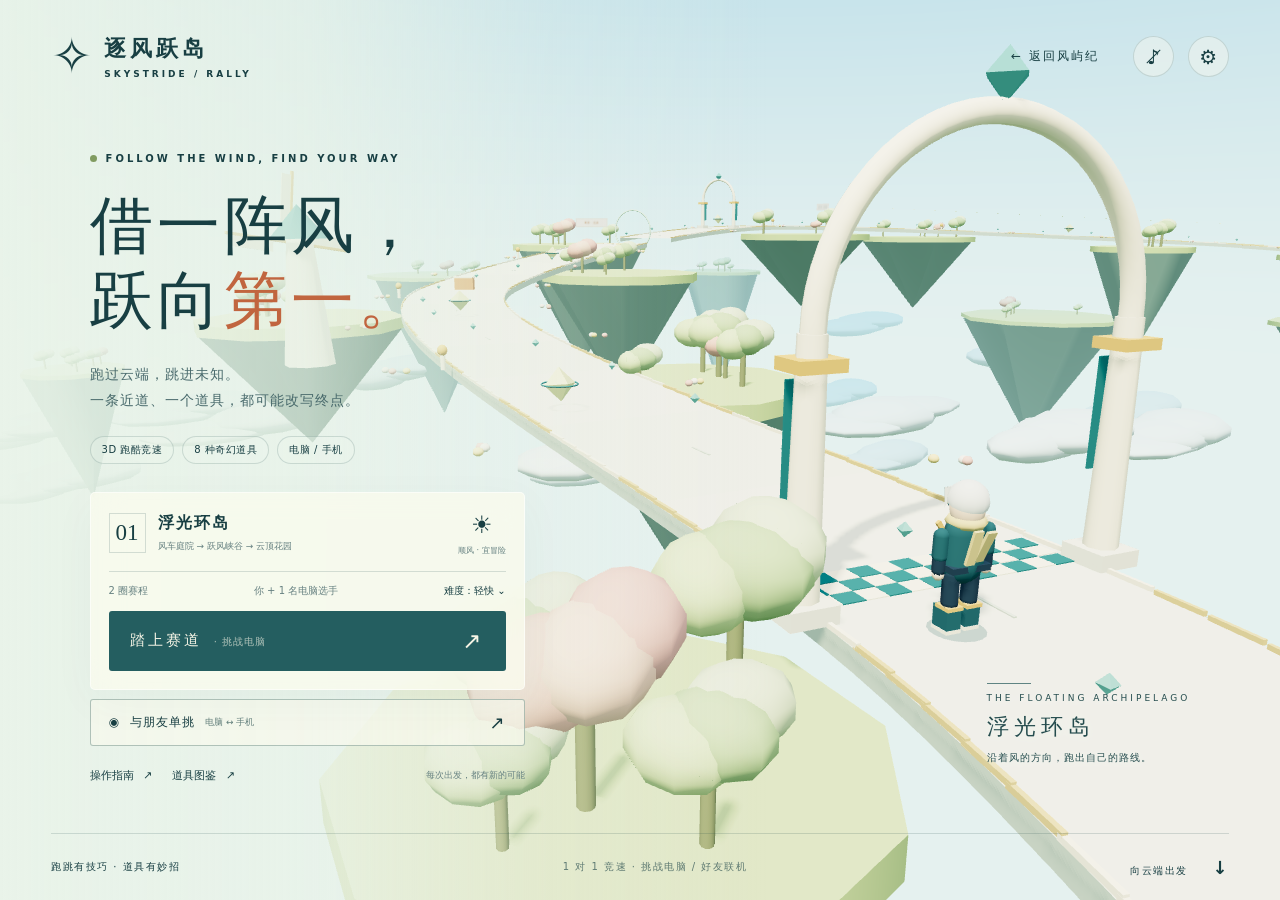
<file: race/index.html>
<!doctype html>
<html lang="zh-CN">
<head>
  <meta charset="utf-8"><meta name="viewport" content="width=device-width,initial-scale=1,viewport-fit=cover">
  <meta name="theme-color" content="#c7e9ee"><title>逐风跃岛 · SKYSTRIDE</title>
  <meta name="description" content="跳过云海，借风争先。在浮空群岛上冲刺跑酷，用八种奇幻道具争夺冠军。支持键鼠和手机操作。">
  <link rel="icon" href="./icon.svg" type="image/svg+xml"><link rel="stylesheet" href="./style.css"><link rel="stylesheet" href="./online.css"><link rel="stylesheet" href="./layout-fixes.css">
</head>
<body>
  <canvas id="world" aria-label="逐风跃岛 3D 竞速赛道"></canvas>
  <div id="boot"><span class="wind-mark">✧</span><b>正在唤醒群岛</b><span id="boot-note">铺开云海与赛道…</span></div>
  <header id="header">
    <a class="brand" href="./" aria-label="逐风跃岛首页"><span class="brand-symbol">✧</span><span><strong>逐风跃岛</strong><small>SKYSTRIDE / RALLY</small></span></a>
    <nav><a class="edition" href="../">← 返回风屿纪</a><button id="sound" class="icon-btn" aria-label="开启声音" title="声音">♪<i></i></button><button id="settings" class="icon-btn" aria-label="设置" title="设置">⚙</button></nav>
  </header>
  <main id="lobby" class="screen">
    <div class="hero-copy"><div class="eyebrow"><span></span> FOLLOW THE WIND, FIND YOUR WAY</div><h1>借一阵风，<br>跃向<span>第一。</span></h1><p class="hero-text">跑过云端，跳进未知。<br>一条近道、一个道具，都可能改写终点。</p><div class="hero-tags"><span>3D 跑酷竞速</span><span>8 种奇幻道具</span><span>电脑 / 手机</span></div>
    <div class="start-card"><div class="course-top"><span class="course-num">01</span><div><b>浮光环岛</b><small>风车庭院 → 跃风峡谷 → 云顶花园</small></div><span class="course-weather">☀<small>顺风 · 宜冒险</small></span></div><div class="course-meta"><span>2 圈赛程</span><span>你 + 1 名电脑选手</span><button id="difficulty">难度：轻快 <span>⌄</span></button></div><button id="start" class="primary"><span>踏上赛道</span><b>↗</b></button></div>
    <div class="online-entry"><button id="online"><span>◉</span> 与朋友单挑 <small>电脑 ↔ 手机</small><b>↗</b></button></div>
    <div class="hero-bottom"><button id="howto">操作指南 <span>↗</span></button><button id="codex">道具图鉴 <span>↗</span></button><span id="best">每次出发，都有新的可能</span></div></div>
    <div class="scene-label"><span class="label-line"></span><small>THE FLOATING ARCHIPELAGO</small><b>浮光环岛</b><span>沿着风的方向，跑出自己的路线。</span></div>
    <div class="lobby-footer"><span>跑跳有技巧 · 道具有妙招</span><span>1 对 1 竞速 · 挑战电脑 / 好友联机</span><span>向云端出发 <b>↓</b></span></div>
  </main>
  <section id="hud" class="screen hidden" aria-label="比赛信息">
    <div class="race-top"><div class="position"><b id="place">1</b><span>/ 2<small>当前名次</small></span></div><div class="race-info"><div><span id="sector">风车庭院</span><span id="lap">第 1 / 2 圈</span></div><strong id="timer">00:00.00</strong><div class="progress"><i id="progress"></i></div></div><button id="pause" class="glass icon-btn" aria-label="暂停">Ⅱ</button></div>
    <div class="race-side"><canvas id="minimap" width="184" height="184" aria-label="赛道小地图"></canvas><div id="standings"></div></div>
    <div id="notice" role="status"></div><div id="countdown" aria-live="assertive"></div><div id="route-hint"></div>
    <div class="race-bottom"><div class="speed-box"><strong id="speed">0</strong><span>km/h<small id="move-hint">W / ↑ 前进</small></span></div><div class="dash-meter"><span><b>风能</b><small id="dash-state">SHIFT 冲刺</small></span><div><i id="energy"></i></div></div><div class="item-slots"><button class="item-slot" id="slot0" aria-label="使用第一个道具"><kbd>Q</kbd><span class="item-emoji">＋</span><b>等待拾取</b></button><button class="item-slot" id="slot1" aria-label="使用第二个道具"><kbd>E</kbd><span class="item-emoji">＋</span><b>等待拾取</b></button></div></div>
    <div id="touch-controls"><div id="joystick" aria-label="移动摇杆"><span id="stick"></span><small>移动</small></div><div class="touch-actions"><button id="touch-dash" aria-label="冲刺">↗<small>冲刺</small></button><button id="touch-jump" aria-label="跳跃">↑<small>跳跃 ×2</small></button></div></div>
    <div id="key-hints">WASD 移动 <i>·</i> 空格 二段跳 <i>·</i> Shift 空中冲刺 <i>·</i> Q / E 使用道具 <i>·</i> Esc 暂停</div>
  </section>
  <section id="results" class="screen hidden"><div class="result-card"><div class="eyebrow">THE WIND REMEMBERS YOUR NAME</div><div class="medal">✦</div><h2 id="result-title">冲过终点！</h2><p id="result-sub">每一次起跳，都让你离风更近。</p><div class="result-stats"><div><small>最终名次</small><b id="final-place">1 / 2</b></div><div><small>完赛用时</small><b id="final-time">01:30</b></div><div><small>收集风晶</small><b id="final-crystals">0</b></div></div><div id="result-ranking"></div><button id="again" class="primary">再追一次风 <b>↗</b></button><button id="back" class="text-btn">返回群岛</button></div></section>
  <div id="modal" class="hidden" role="dialog" aria-modal="true" aria-labelledby="modal-title"><div class="modal-card"><button id="close-modal" class="close" aria-label="关闭">×</button><div class="eyebrow">SKYSTRIDE / FIELD NOTES</div><h2 id="modal-title"></h2><div id="modal-body"></div></div></div>
  <script src="./online-config.js"></script><script type="module" src="./game.js"></script>
</body></html>
</file>
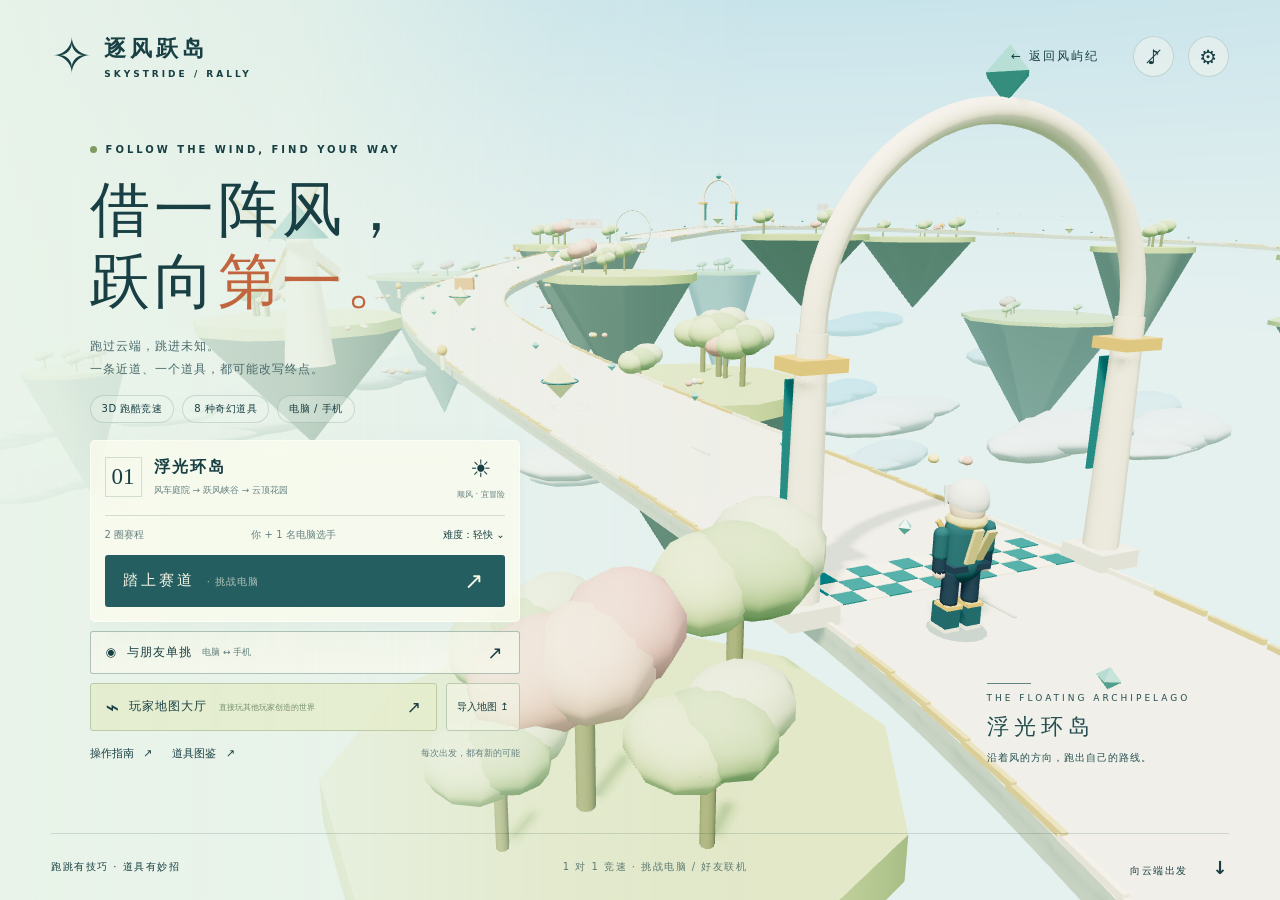
<file: docs/race/index.html>
<!doctype html>
<html lang="zh-CN">
<head>
  <meta charset="utf-8"><meta name="viewport" content="width=device-width,initial-scale=1,viewport-fit=cover">
  <meta name="theme-color" content="#c7e9ee"><title>逐风跃岛 · SKYSTRIDE</title>
  <meta name="description" content="跳过云海，借风争先。在浮空群岛上冲刺跑酷，用八种奇幻道具争夺冠军。支持键鼠和手机操作。">
  <link rel="icon" href="./icon.svg" type="image/svg+xml"><link rel="stylesheet" href="./style.css"><link rel="stylesheet" href="./online.css"><link rel="stylesheet" href="./layout-fixes.css"><link rel="stylesheet" href="./workshop-game.css?v=workshop-v1">
</head>
<body>
  <canvas id="world" aria-label="逐风跃岛 3D 竞速赛道"></canvas>
  <div id="boot"><span class="wind-mark">✧</span><b>正在唤醒群岛</b><span id="boot-note">铺开云海与赛道…</span></div>
  <header id="header">
    <a class="brand" href="./" aria-label="逐风跃岛首页"><span class="brand-symbol">✧</span><span><strong>逐风跃岛</strong><small>SKYSTRIDE / RALLY</small></span></a>
    <nav><a id="return-editor" class="return-editor hidden" href="./workshop.html">← 返回工坊</a><a class="edition" href="../">← 返回风屿纪</a><button id="sound" class="icon-btn" aria-label="开启声音" title="声音">♪<i></i></button><button id="settings" class="icon-btn" aria-label="设置" title="设置">⚙</button></nav>
  </header>
  <main id="lobby" class="screen">
    <div class="hero-copy"><div class="eyebrow"><span></span> FOLLOW THE WIND, FIND YOUR WAY</div><h1>借一阵风，<br>跃向<span>第一。</span></h1><p class="hero-text">跑过云端，跳进未知。<br>一条近道、一个道具，都可能改写终点。</p><div class="hero-tags"><span>3D 跑酷竞速</span><span>8 种奇幻道具</span><span>电脑 / 手机</span></div>
    <div class="start-card"><div class="course-top"><span class="course-num">01</span><div><b id="course-name">浮光环岛</b><small id="course-route">风车庭院 → 跃风峡谷 → 云顶花园</small></div><span class="course-weather">☀<small>顺风 · 宜冒险</small></span></div><div class="course-meta"><span id="course-laps">2 圈赛程</span><span>你 + 1 名电脑选手</span><button id="difficulty">难度：轻快 <span>⌄</span></button></div><button id="start" class="primary"><span>踏上赛道</span><b>↗</b></button></div>
    <div class="online-entry"><button id="online"><span>◉</span> 与朋友单挑 <small>电脑 ↔ 手机</small><b>↗</b></button></div>
    <div class="creator-entry"><a id="workshop-entry" href="./gallery.html"><b>⌁</b><span>玩家地图大厅<small>直接玩其他玩家创造的世界</small></span><em>↗</em></a><button id="import-course">导入地图 ↥</button></div>
    <div id="shared-map-note" class="shared-map-note hidden"><span id="shared-map-name"></span><button id="reset-course">恢复原版赛道</button></div>
    <div class="hero-bottom"><button id="howto">操作指南 <span>↗</span></button><button id="codex">道具图鉴 <span>↗</span></button><span id="best">每次出发，都有新的可能</span></div></div>
    <div class="scene-label"><span class="label-line"></span><small>THE FLOATING ARCHIPELAGO</small><b id="scene-name">浮光环岛</b><span>沿着风的方向，跑出自己的路线。</span></div>
    <div class="lobby-footer"><span>跑跳有技巧 · 道具有妙招</span><span>1 对 1 竞速 · 挑战电脑 / 好友联机</span><span>向云端出发 <b>↓</b></span></div>
  </main>
  <section id="hud" class="screen hidden" aria-label="比赛信息">
    <div class="race-top"><div class="position"><b id="place">1</b><span>/ 2<small>当前名次</small></span></div><div class="race-info"><div><span id="sector">风车庭院</span><span id="lap">第 1 / 2 圈</span></div><strong id="timer">00:00.00</strong><div class="progress"><i id="progress"></i></div></div><button id="pause" class="glass icon-btn" aria-label="暂停">Ⅱ</button></div>
    <div class="race-side"><canvas id="minimap" width="184" height="184" aria-label="赛道小地图"></canvas><div id="standings"></div></div>
    <div id="notice" role="status"></div><div id="countdown" aria-live="assertive"></div><div id="route-hint"></div>
    <div class="race-bottom"><div class="speed-box"><strong id="speed">0</strong><span>km/h<small id="move-hint">W / ↑ 前进</small></span></div><div class="dash-meter"><span><b>风能</b><small id="dash-state">SHIFT 冲刺</small></span><div><i id="energy"></i></div></div><div class="item-slots"><button class="item-slot" id="slot0" aria-label="使用第一个道具"><kbd>Q</kbd><span class="item-emoji">＋</span><b>等待拾取</b></button><button class="item-slot" id="slot1" aria-label="使用第二个道具"><kbd>E</kbd><span class="item-emoji">＋</span><b>等待拾取</b></button></div></div>
    <div id="touch-controls"><div id="joystick" aria-label="移动摇杆"><span id="stick"></span><small>移动</small></div><div class="touch-actions"><button id="touch-dash" aria-label="冲刺">↗<small>冲刺</small></button><button id="touch-jump" aria-label="跳跃">↑<small>跳跃 ×2</small></button></div></div>
    <div id="key-hints">WASD 移动 <i>·</i> 空格 二段跳 <i>·</i> Shift 空中冲刺 <i>·</i> Q / E 使用道具 <i>·</i> Esc 暂停</div>
  </section>
  <section id="results" class="screen hidden"><div class="result-card"><div class="eyebrow">THE WIND REMEMBERS YOUR NAME</div><div class="medal">✦</div><h2 id="result-title">冲过终点！</h2><p id="result-sub">每一次起跳，都让你离风更近。</p><div class="result-stats"><div><small>最终名次</small><b id="final-place">1 / 2</b></div><div><small>完赛用时</small><b id="final-time">01:30</b></div><div><small>收集风晶</small><b id="final-crystals">0</b></div></div><div id="result-ranking"></div><button id="again" class="primary">再追一次风 <b>↗</b></button><button id="back" class="text-btn">返回群岛</button><a id="result-editor" class="text-btn hidden result-editor" href="./workshop.html">返回工坊，继续编辑 ↗</a></div></section>
  <div id="modal" class="hidden" role="dialog" aria-modal="true" aria-labelledby="modal-title"><div class="modal-card"><button id="close-modal" class="close" aria-label="关闭">×</button><div class="eyebrow">SKYSTRIDE / FIELD NOTES</div><h2 id="modal-title"></h2><div id="modal-body"></div></div></div>
  <input type="file" id="course-file" accept=".json,.skystride.json,application/json" hidden>
  <script src="./online-config.js"></script><script type="module" src="./game.js?v=map-hall-v1"></script>
</body></html>
</file>
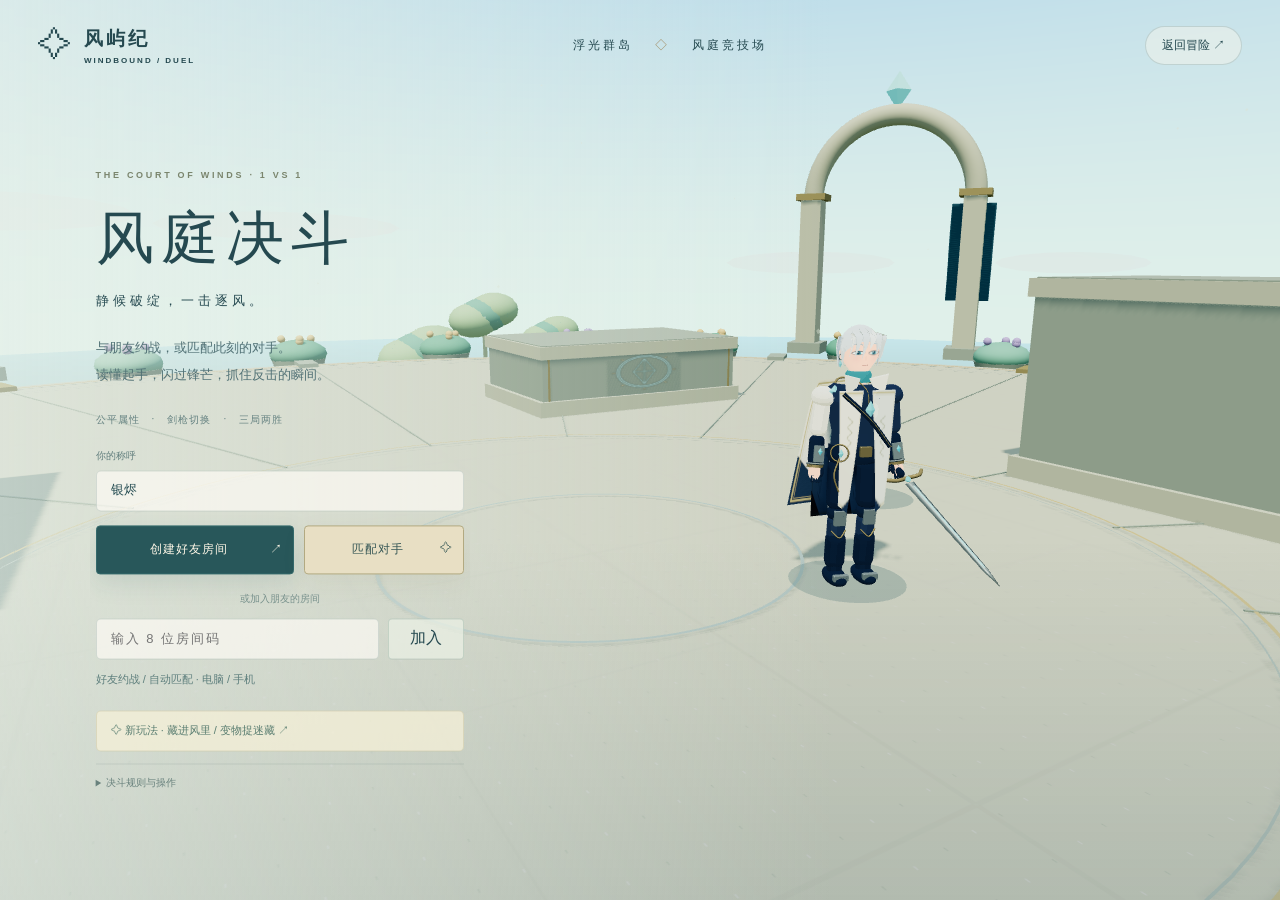
<file: docs/duel.html>
<!doctype html><html lang="zh-CN"><head><meta charset="utf-8"><meta name="viewport" content="width=device-width,initial-scale=1,maximum-scale=1,viewport-fit=cover"><meta name="theme-color" content="#244f54"><title>风庭决斗 · 风屿纪</title><link rel="icon" href="./favicon.svg"><link rel="stylesheet" href="./duel.css?v=latency-v1"></head><body>
<canvas id="arena" aria-label="风庭决斗 3D 竞技场"></canvas><div class="vignette"></div>
<header><a class="brand" href="./">✧ <span>风屿纪<small>WINDBOUND / DUEL</small></span></a><div class="place">浮光群岛 <i>◇</i> 风庭竞技场</div><a class="exit" href="./">返回冒险 ↗</a></header>
<section id="lobby" class="panel"><div class="eyebrow">THE COURT OF WINDS · 1 VS 1</div><h1>风庭决斗<span>静候破绽，一击逐风。</span></h1><p class="lead">与朋友约战，或匹配此刻的对手。<br>读懂起手，闪过锋芒，抓住反击的瞬间。</p><div class="rules"><span>公平属性</span><i>·</i><span>剑枪切换</span><i>·</i><span>三局两胜</span></div><label for="duel-name">你的称呼</label><input id="duel-name" maxlength="12" placeholder="银烬" autocomplete="nickname"><div class="lobby-actions"><button id="create" class="primary">创建好友房间 <span>↗</span></button><button id="match" class="primary match-button">匹配对手 <span>✧</span></button></div><div id="match-panel" class="hidden"><div class="match-search"><i aria-hidden="true"></i><strong>正在寻找对手</strong><time id="match-time">00:00</time></div><p>正在查找同样点击匹配的玩家。<br>配对成功后会自动进入对战。</p><button id="cancel-match" type="button">取消匹配</button></div><div class="or">或加入朋友的房间</div><div class="join-row"><input id="room-input" maxlength="9" placeholder="输入 8 位房间码" autocomplete="off" aria-label="房间码"><button id="join">加入</button></div><p id="lobby-status" role="status">好友约战 / 自动匹配 · 电脑 / 手机</p><a class="hide-mode-link" href="./hide.html">✧ 新玩法 · 藏进风里 / 变物捉迷藏 ↗</a><details><summary>决斗规则与操作</summary><p>WASD 移动 · 鼠标按住拖动转镜头 · Tab 锁定对手<br>左键攻击 · F 蓄力重击 · Shift 闪避 · 空格二段跳<br>1 / 2 切换剑枪 · V 切换视角 · Esc 呼出菜单<br>攻击、蓄力与闪避消耗体力。躲过攻击可获得 3 秒反击强化。每小局 2 分钟，超时比较剩余血量；同血量则重赛该局。手机建议横屏。</p></details></section>
<section id="room" class="panel hidden"><div class="eyebrow" id="room-eyebrow">A FRIENDLY CHALLENGE</div><h2 id="room-title">风已就位，等你赴约。</h2><p id="room-intro">把房间码告诉朋友，双方准备后开始。</p><button id="copy-room" class="room-code" title="复制房间码"><span id="code">--------</span><small>点击复制房间码</small></button><div class="seats"><div><i class="seat-light"></i><strong id="my-name">你</strong><span id="my-ready">尚未准备</span></div><div><i id="peer-light" class="seat-light waiting"></i><strong id="peer-name">等待朋友</strong><span id="peer-ready">1 / 2 人</span></div></div><button id="ready" class="primary" disabled>等待朋友加入</button><p id="room-status" role="status">正在连接房间…</p><button id="leave" class="text">离开房间</button></section>
<main id="hud" class="hidden"><div class="duel-top"><div class="fighter own"><div class="fighter-label"><b id="name0">你</b><span id="hp0">100</span></div><div class="health"><i id="bar0"></i></div><div class="endurance"><i id="stamina0"></i></div></div><div class="score"><div><b id="score0">0</b><span>:</span><b id="score1">0</b></div><small id="round">第 1 小局</small><strong id="timer">02:00</strong></div><div class="fighter enemy"><div class="fighter-label"><b id="name1">对手</b><span id="hp1">100</span></div><div class="health"><i id="bar1"></i></div><div class="endurance"><i id="stamina1"></i></div></div></div><div class="connection" id="connection">连接中</div><button id="menu-button" aria-label="打开决斗菜单">Ⅱ</button><div id="notice" role="status"></div><div id="counter" class="hidden">✦ 精准闪避 · 下一击强化</div><div id="target-label"></div><div id="reticle">＋</div><div id="action-readout"></div><div class="loadout"><button data-weapon="sword" class="selected"><small>1</small>轻剑</button><button data-weapon="gun"><small>2</small>符文枪</button><button id="view">第三人称 · V</button><button id="lock">锁定对手 · Tab</button></div><div class="hint">观察起手 <i>→</i> Shift 闪避 <i>→</i> 破绽反击 <span>F 按住蓄力，松开重击</span></div></main>
<section id="result" class="modal hidden"><div><div class="eyebrow">THE WIND REMEMBERS</div><h2 id="result-title">决斗结束</h2><p id="result-score"></p><button id="rematch" class="primary">再战一场</button><button id="result-leave" class="text">离开房间</button></div></section>
<section id="menu" class="modal hidden"><div><div class="eyebrow">DUEL IN PROGRESS</div><h2>风庭决斗</h2><p>打开菜单不会暂停联机比赛。<br>一方离开页面时会短暂等待，超过 20 秒结束约战。</p><button id="resume" class="primary">继续决斗</button><button id="menu-leave" class="text">离开房间</button></div></section>
<div id="touch" class="hidden"><div id="look"></div><div id="joystick"><i id="stick"></i></div><button data-action="attack" class="touch attack">攻击</button><button data-action="dash" class="touch dash">闪避</button><button data-action="jump" class="touch jump">跳跃</button><button id="touch-heavy" class="touch heavy">蓄力</button></div><div id="flash"></div><script src="./online-config.js?v=latency-v1"></script><script type="module" src="./duel.js?v=latency-v1"></script></body></html>
</file>
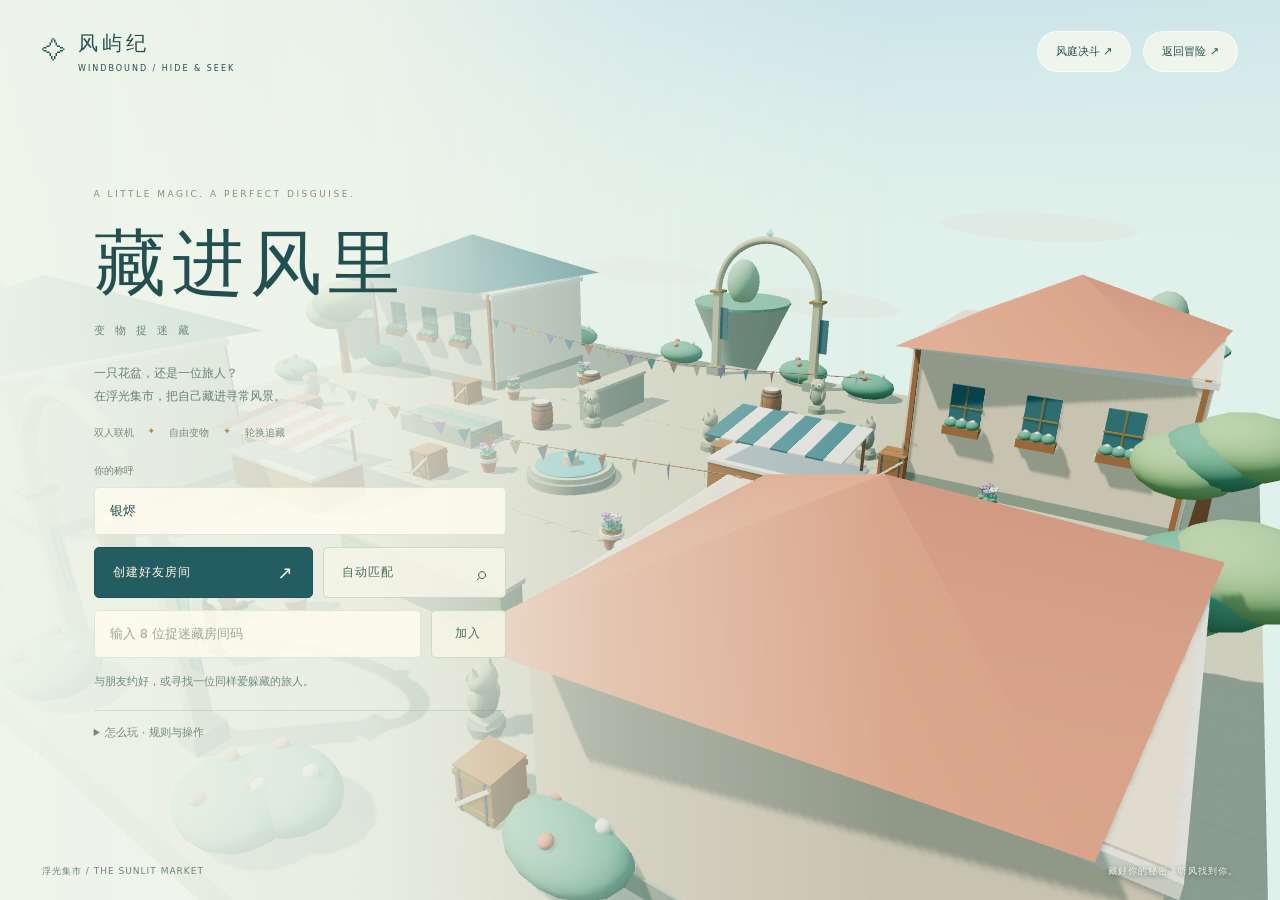
<file: docs/hide.html>
<!doctype html>
<html lang="zh-CN"><head><meta charset="utf-8"><meta name="viewport" content="width=device-width,initial-scale=1,viewport-fit=cover"><meta name="theme-color" content="#245d61"><title>藏进风里 · 风屿纪</title><link rel="stylesheet" href="hide.css?v=latency-v1"></head>
<body><canvas id="world" aria-label="浮光集市三维场景"></canvas><div id="veil"></div>
<header><a class="brand" href="./index.html">✧ <span>风屿纪<small>WINDBOUND / HIDE & SEEK</small></span></a><nav><a href="./duel.html">风庭决斗 ↗</a><a href="./index.html">返回冒险 ↗</a></nav></header>
<main id="lobby" class="panel"><div class="eyebrow">A LITTLE MAGIC. A PERFECT DISGUISE.</div><h1>藏进风里<span>变物捉迷藏</span></h1><p class="lead">一只花盆，还是一位旅人？<br>在浮光集市，把自己藏进寻常风景。</p><div class="tags"><span>双人联机</span><i>✦</i><span>自由变物</span><i>✦</i><span>轮换追藏</span></div><label for="name">你的称呼</label><input id="name" maxlength="12" value="银烬" autocomplete="off"><div class="actions"><button id="create" class="primary">创建好友房间 <b>↗</b></button><button id="match" class="secondary">自动匹配 <b>⌕</b></button></div><div class="join-row"><input id="room-input" placeholder="输入 8 位捉迷藏房间码" maxlength="12" aria-label="房间码"><button id="join" class="secondary">加入</button></div><p id="status" role="status">与朋友约好，或寻找一位同样爱躲藏的旅人。</p><details><summary>怎么玩 · 规则与操作</summary><p>每场两局，互换身份。先有 25 秒藏身时间，再开始 3 分钟搜寻。躲藏者可随时变成木箱、花盆、酒桶、小石像；寻找者命中两枪获胜，时间耗尽则躲藏者获胜。每 30 秒铃声提示大致方向。</p><p>电脑：WASD 移动，右键拖动视角；寻找者左键射击、V 切换视角。躲藏者按 1—4 变形，Q/E 旋转，Shift 使用一次逃脱冲刺。空格跳跃。手机：左侧摇杆移动，右侧划屏观察，点击按钮行动。打中普通摆件会额外消耗能量。</p></details></main>
<section id="matching" class="modal hidden"><div class="card"><div class="eyebrow">A NEW PLAYMATE</div><div class="search-mark">✧</div><h2>寻找另一缕风</h2><p>只匹配同样选择捉迷藏的玩家。<br>双方连接后会自动开始。</p><strong id="match-clock">00:00</strong><button id="cancel" class="secondary">取消匹配</button></div></section>
<section id="room" class="panel hidden"><div class="eyebrow">A SECRET BETWEEN TWO</div><h2>集市里，等你藏好。</h2><p>把房间码告诉朋友，双方准备后开始。</p><button id="copy" class="room-code"><b id="code">—</b><small>点击复制房间码</small></button><div class="players"><div><b id="me-name">你</b><span id="me-ready">尚未准备</span></div><div><b id="peer-name">等待朋友</b><span id="peer-ready">1 / 2 人</span></div></div><button id="ready" class="primary" disabled>等待朋友加入</button><p id="room-status" role="status">正在连接房间…</p><button id="leave" class="text">离开房间</button></section>
<section id="hud" class="hidden"><div class="topbar"><div class="role"><small id="round">第一局</small><strong id="role">躲藏者</strong><span id="goal">融入风景，别露出破绽。</span></div><div class="clock"><small id="phase">藏身时间</small><strong id="timer">00:25</strong><span id="score">0 : 0</span></div><button id="menu-button" class="circle" aria-label="游戏菜单">☰</button></div><div id="notice" role="status"></div><div id="crosshair" class="hidden">＋</div><div class="vitals"><span id="vital-label">伪装完整度</span><div><i id="vital-bar"></i></div><small id="vital-detail">100 / 100</small><span id="bell">下一次风铃 · 30 秒</span></div><div id="props" class="prop-bar"><small>随时变换 · 1—4</small><div><button data-prop="0" class="selected"><span>▣</span>木箱<kbd>1</kbd></button><button data-prop="1"><span>❀</span>花盆<kbd>2</kbd></button><button data-prop="2"><span>◉</span>酒桶<kbd>3</kbd></button><button data-prop="3"><span>♜</span>小石像<kbd>4</kbd></button></div><p id="prop-hint">Q / E 旋转 · Shift 逃脱冲刺（一次）</p></div><div id="hunter-tools" class="hidden"><button id="view" class="secondary">第三人称 · V</button><small>左键射击 · 右键拖动视角 · 误击消耗能量</small></div><div id="desktop-hints">W A S D 移动　·　空格跳跃　·　右键拖动视角　·　Esc 菜单</div><span id="connection">连接中</span></section>
<section id="blind" class="hidden"><div class="blind-rune">✧</div><small>寻找者 · 请稍候</small><h2>让秘密先躲进风里</h2><strong id="blind-time">25</strong><p>对方正在选择伪装。准备结束后才能观察和行动。</p><button id="blind-leave" class="text">离开房间</button></section>
<section id="touch" class="hidden"><div id="look" aria-label="划动调整视角"></div><div id="joystick" aria-label="移动摇杆"><i id="stick"></i></div><button id="touch-primary" class="touch-button">冲刺</button><button id="jump" class="touch-button">跳跃</button><div id="rotate-buttons"><button id="rotate-left" class="touch-button" aria-label="向左旋转伪装">↶</button><button id="rotate-right" class="touch-button" aria-label="向右旋转伪装">↷</button></div></section>
<section id="result" class="modal hidden"><div class="card"><div class="eyebrow">THE WIND REMEMBERS</div><div class="search-mark">✦</div><h2 id="result-title">这一局，藏得漂亮。</h2><strong id="result-score">1 : 0</strong><p id="result-copy">即将交换身份。</p><button id="rematch" class="primary hidden">再玩一场</button><button id="result-leave" class="secondary">返回大厅</button></div></section>
<section id="menu" class="modal hidden"><div class="card"><div class="eyebrow">THE MARKET IS STILL AWAKE</div><h2>风还在继续</h2><p>联机比赛会继续计时。<br>切换应用超过 20 秒会结束本次连接。</p><p id="network-detail" style="white-space:pre-line;font-size:10px"></p><button id="quality" class="secondary">画质：自动</button><button id="resume" class="primary">继续游戏</button><button id="menu-leave" class="secondary">离开房间</button></div></section>
<section id="fatal" class="modal hidden"><div class="card"><h2>集市暂时没有展开</h2><p>浏览器未能启动三维画面，请启用硬件加速或使用新版浏览器。</p><a href="./index.html">返回冒险</a></div></section>
<footer id="lobby-footer"><span>浮光集市 / THE SUNLIT MARKET</span><span>藏好你的秘密。听风找到你。</span></footer>
<script src="online-config.js?v=latency-v1"></script><script type="module" src="hide.js?v=latency-v1"></script></body></html>
</file>
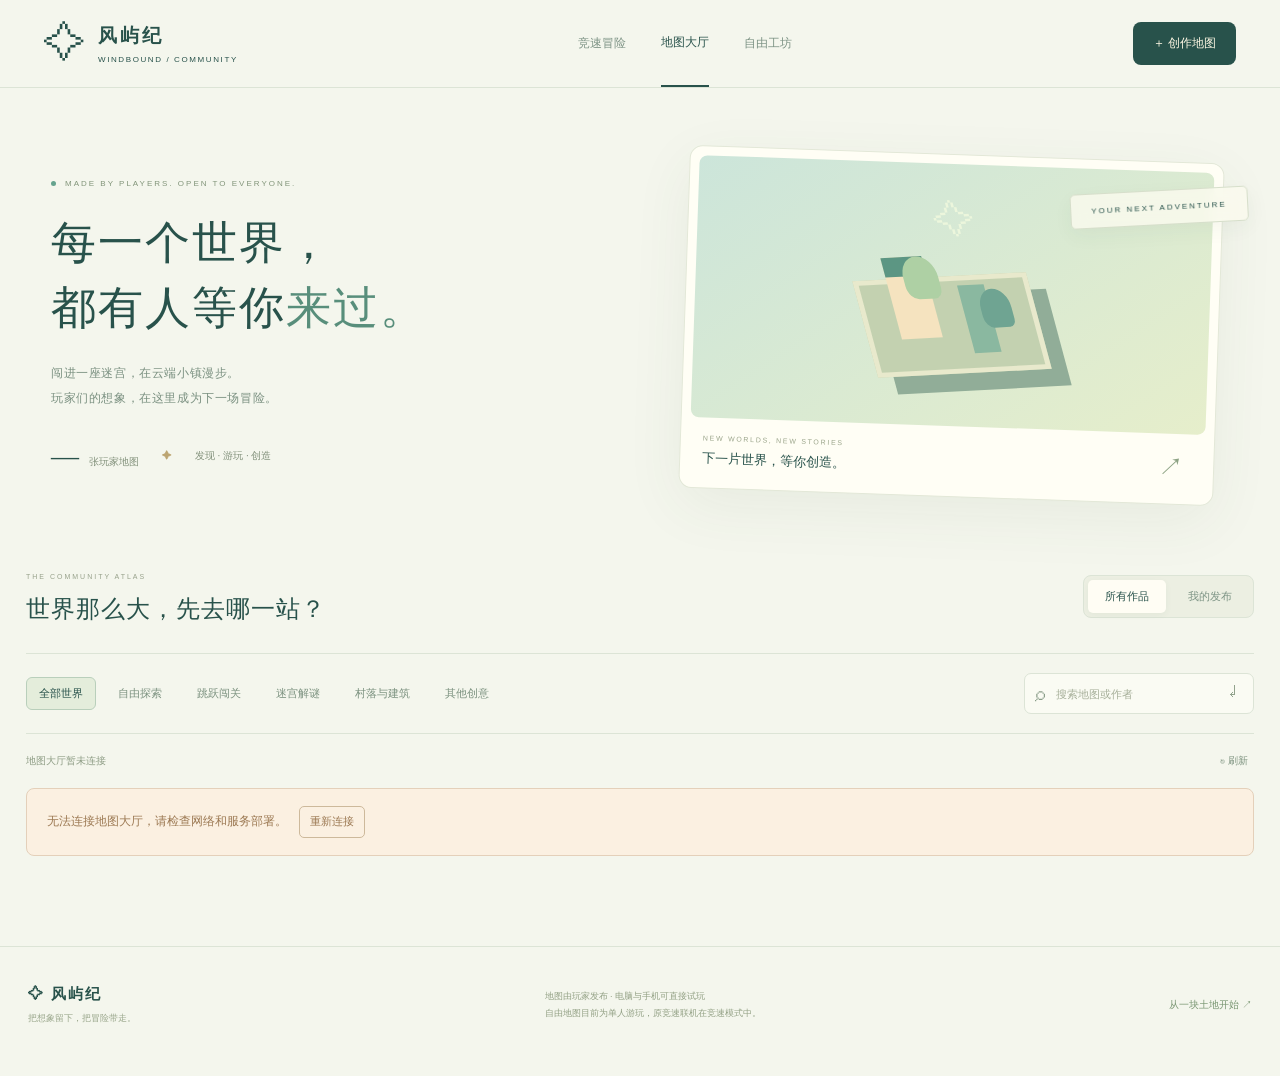
<file: docs/race/gallery.html>
<!doctype html><html lang="zh-CN"><head><meta charset="utf-8"><meta name="viewport" content="width=device-width,initial-scale=1,viewport-fit=cover"><meta name="theme-color" content="#f6f7ec"><title>地图大厅 · 风屿纪</title><meta name="description" content="玩家搭建的世界，都在这里。发现村庄、迷宫、浮空岛和奇妙关卡，点一下就能直接游玩。"><link rel="icon" href="./icon.svg"><link rel="stylesheet" href="./gallery.css"></head><body>
<header class="hall-header"><a class="brand" href="./"><span>✧</span><div><b>风屿纪</b><small>WINDBOUND / COMMUNITY</small></div></a><nav><a href="./">竞速冒险</a><a class="current" href="./gallery.html">地图大厅</a><a href="./studio.html">自由工坊</a></nav><a class="create-button" href="./studio.html">＋ 创作地图</a></header>
<main><section class="hero"><div class="hero-copy"><div class="eyebrow"><i></i> MADE BY PLAYERS. OPEN TO EVERYONE.</div><h1>每一个世界，<br>都有人等你<span>来过。</span></h1><p>闯进一座迷宫，在云端小镇漫步。<br>玩家们的想象，在这里成为下一场冒险。</p><div class="hero-foot"><span><strong id="hall-total">—</strong> 张玩家地图</span><span class="tiny-spark">✦</span><span>发现 · 游玩 · 创造</span></div></div><div class="showcase" id="showcase"><div class="showcase-visual"><div class="mini-world"><i></i><b></b><span>✧</span></div><img id="featured-image" alt="最新发布地图的场景预览" hidden></div><div class="showcase-label"><span><small>NEW WORLDS, NEW STORIES</small><b id="featured-title">下一片世界，等你创造。</b></span><a id="featured-play" href="./studio.html" aria-label="进入推荐地图或创作地图">↗</a></div><div class="floating-label">YOUR NEXT ADVENTURE</div></div></section>
<section class="community" aria-label="玩家地图"><div class="section-top"><div><small>THE COMMUNITY ATLAS</small><h2>世界那么大，先去哪一站？</h2></div><div class="view-tabs"><button id="all-maps" class="active">所有作品</button><button id="my-maps">我的发布</button></div></div><div class="filter-row"><div id="category-tabs" class="category-tabs"></div><form id="search-form"><span>⌕</span><input id="search" placeholder="搜索地图或作者" aria-label="搜索地图或作者" maxlength="40"><button type="submit" aria-label="搜索">↵</button></form></div><div class="results-row"><span id="result-count">正在连接玩家世界…</span><button id="refresh">↻ 刷新</button></div><div id="hall-status" role="status" hidden></div><div id="map-grid" class="map-grid"></div><div id="empty" hidden><span>⌁</span><h3 id="empty-title">这里还没有地图</h3><p id="empty-message">发布你的第一个世界，让其他玩家来探索。</p><a id="empty-create" href="./studio.html">去自由工坊创作 ↗</a></div><button id="load-more" hidden>发现更多世界 ↓</button></section></main>
<footer><div><b>✧ 风屿纪</b><span>把想象留下，把冒险带走。</span></div><p>地图由玩家发布 · 电脑与手机可直接试玩<br>自由地图目前为单人游玩，原竞速联机在竞速模式中。</p><a href="./studio.html">从一块土地开始 ↗</a></footer>
<dialog id="details"><div class="dialog-head"><div><small>COMMUNITY / WORLD NOTES</small><h2 id="detail-title"></h2></div><button id="close-details" aria-label="关闭详情">×</button></div><img id="detail-image" alt="地图场景预览" hidden><div id="detail-meta"></div><p id="detail-description"></p><div class="detail-actions"><a id="detail-play" class="primary">▷ 立即游玩</a><a id="detail-edit">改建这张地图</a><button id="copy-map">复制链接</button></div><p class="dialog-note" id="detail-note"></p><div id="remove-confirm" hidden><p>下架后其他玩家将无法再从大厅打开它。本机保存的地图文件和草稿不会删除。</p><button id="confirm-remove" class="danger">确认从大厅下架</button><button id="cancel-remove">取消</button></div><button id="remove-map" class="danger" hidden>从大厅下架这张地图</button><p id="detail-status" role="status"></p></dialog>
<script src="./online-config.js"></script><script type="module" src="./gallery.js?v=map-hall-1"></script></body></html>
</file>
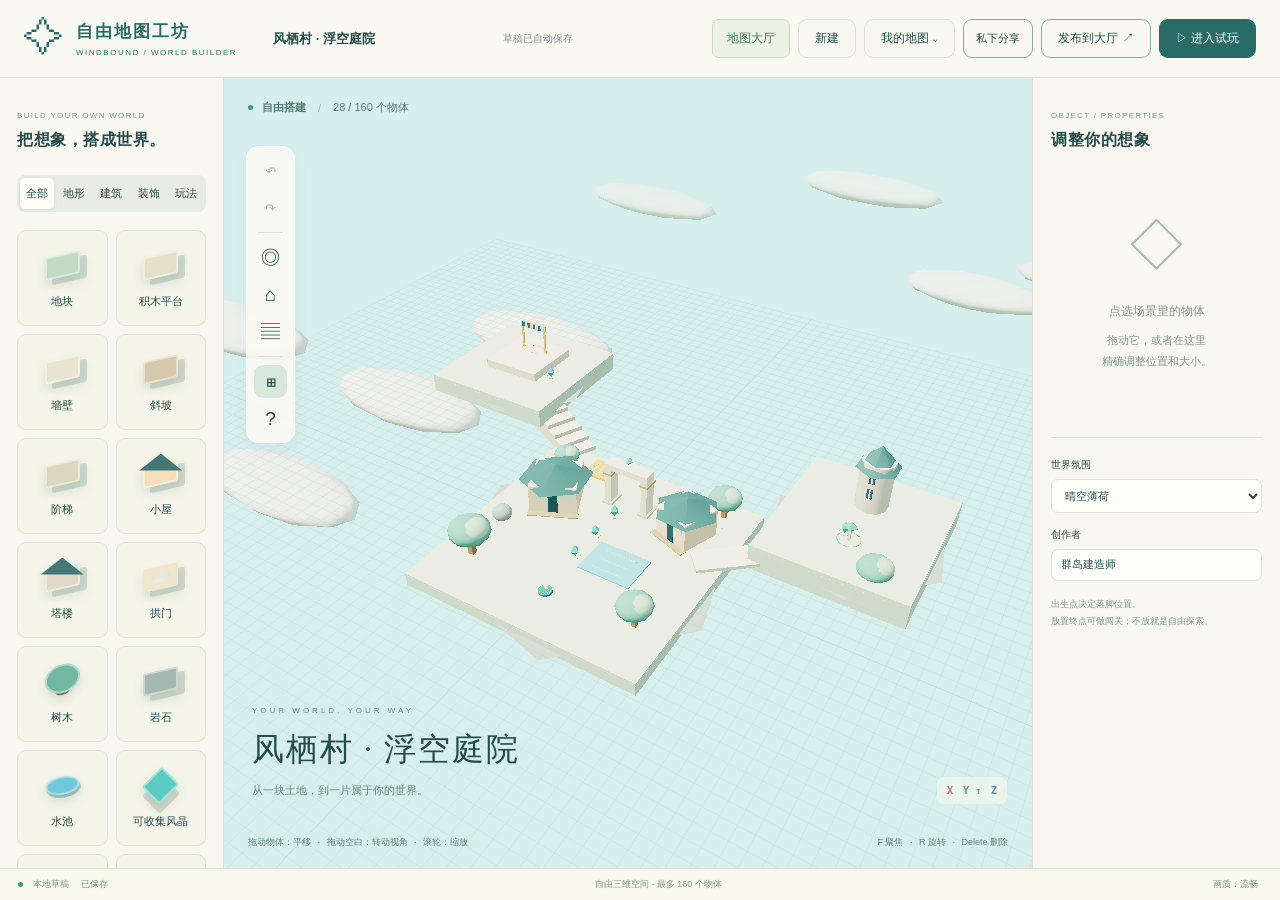
<file: docs/race/studio.html>
<!doctype html><html lang="zh-CN"><head><meta charset="utf-8"><meta name="viewport" content="width=device-width,initial-scale=1,viewport-fit=cover"><meta name="theme-color" content="#f1f1e7"><title>自由地图工坊 · 风屿纪</title><link rel="icon" href="./icon.svg"><link rel="stylesheet" href="./studio.css"><link rel="stylesheet" href="./gallery-studio.css"><link rel="stylesheet" href="./program-editor.css?v=blocks1"></head>
<body><div id="app">
 <header class="topbar"><a class="studio-brand" href="./"><span>✧</span><div><b>自由地图工坊</b><small>WINDBOUND / WORLD BUILDER</small></div></a><div class="document"><input id="world-name" maxlength="32" aria-label="地图名称"><span id="save-state">自动保存草稿</span></div><div class="top-actions"><a id="hall-entry" class="hall-link" href="./gallery.html">地图大厅</a><button id="new-world">新建</button><button id="files">我的地图 <span>⌄</span></button><button id="share" class="outline">私下分享</button><button id="publish" class="outline">发布到大厅 ↗</button><button id="play" class="primary">▷ 进入试玩</button></div></header>
 <aside id="library" class="panel library"><div class="panel-heading"><div><small>BUILD YOUR OWN WORLD</small><h2>把想象，搭成世界。</h2></div><button class="mobile-close" id="close-library" aria-label="关闭素材">×</button></div><div class="tabs" id="categories"></div><div id="assets" class="assets"></div><div class="library-foot"><b>不必是一条路。</b><p>小村庄、迷宫、浮空岛……<br>每个物体都能自由摆放。</p><a href="./workshop.html">打开竞速赛道编辑器 ↗</a></div></aside>
 <main id="viewport"><canvas id="scene" aria-label="自由地图三维编辑区域"></canvas><div id="loading">✧<span>正在铺开你的世界…</span></div><div class="viewport-top"><span class="live-dot"></span><b id="mode-label">自由搭建</b><span class="sep">/</span><span id="world-count">0 / 160 个物体</span><button id="toggle-library" class="chip">＋ 素材</button><button id="toggle-inspector" class="chip">调整物体</button></div>
 <div id="placement-note" hidden><span id="placement-text"></span><button id="cancel-place">取消 Esc</button></div>
 <div class="view-tools" id="view-tools"><button id="undo" title="撤销 Ctrl Z" aria-label="撤销">↶</button><button id="redo" title="重做 Ctrl Y" aria-label="重做">↷</button><span></span><button id="focus" title="聚焦选中 F">◎</button><button id="home-view" title="总览">⌂</button><button id="top-view" title="俯视">▤</button><span></span><button id="snap" class="active" title="网格吸附">⊞</button><button id="help" title="操作说明">?</button></div>
 <div class="world-caption" id="world-caption"><span>YOUR WORLD, YOUR WAY</span><h1 id="caption-name">风栖村</h1><p>从一块土地，到一片属于你的世界。</p></div><div id="axis"><span style="color:#c96c5e">X</span><span style="color:#4b9a82">Y ↑</span><span style="color:#5587ad">Z</span></div>
 <div class="view-bottom" id="edit-hints"><span>拖动物体：平移 <i>·</i> 拖动空白：转动视角 <i>·</i> 滚轮：缩放</span><span>F 聚焦 <i>·</i> R 旋转 <i>·</i> Delete 删除</span></div>
 <div id="play-hud" hidden><div class="play-top"><a id="play-hall" href="./gallery.html">← 地图大厅</a><button id="back-editor">← 返回编辑</button><div><strong id="play-map-name"></strong><small id="play-goal"></small></div><button id="respawn">回到存档点</button></div><div class="play-stats"><span id="play-time">00:00</span><span id="play-crystals">◇ 0 / 0</span><div id="logic-variables" hidden></div><label>风能 <progress id="stamina" max="1" value="1"></progress></label></div><button id="logic-interact" hidden>按 E 互动</button><div id="play-hints">WASD 移动 · 空格二段跳 · Shift 冲刺 · 拖动右侧转动视角 · R 回到存档点</div><div id="joystick"><span id="stick"></span><small>移动</small></div><div class="touch-actions"><button id="dash">↗<small>冲刺</small></button><button id="jump">↑<small>跳跃 ×2</small></button></div><div id="finish-card" hidden><small>THE WORLD IS YOURS</small><h2>抵达终点！</h2><p id="finish-info"></p><button id="replay" class="primary">再玩一次</button><button id="finish-edit">返回编辑</button><a id="finish-hall" href="./gallery.html">去大厅，换一个世界 ↗</a></div></div>
 <div id="toast" role="status" hidden></div></main>
 <aside id="inspector" class="panel inspector"><div class="panel-heading"><div><small>OBJECT / PROPERTIES</small><h2>调整你的想象</h2></div><button class="mobile-close" id="close-inspector" aria-label="关闭属性">×</button></div><div id="no-selection"><div class="empty-cube">◇</div><b>点选场景里的物体</b><p>拖动它，或者在这里<br>精确调整位置和大小。</p></div><div id="object-properties" hidden><div class="selected-name"><b id="selected-type"></b><span id="program-badge" hidden></span><small id="selected-id"></small></div><label class="field-title">物体名称</label><input id="object-label" maxlength="24" placeholder="例如：机关门、传送石"><label class="field-title">位置 <small>米 · X / Y 高度 / Z</small></label><div class="triple"><label>X<input id="pos-x" type="number" min="-300" max="300" step=".5"></label><label>Y<input id="pos-y" type="number" min="-300" max="300" step=".5"></label><label>Z<input id="pos-z" type="number" min="-300" max="300" step=".5"></label></div><label class="field-title">大小 <small>宽 / 高 / 深</small></label><div class="triple"><label>宽<input id="size-x" type="number" min=".2" max="100" step=".5"></label><label>高<input id="size-y" type="number" min=".2" max="100" step=".5"></label><label>深<input id="size-z" type="number" min=".2" max="100" step=".5"></label></div><div class="row-fields"><label>朝向 °<input id="yaw" type="number" min="-360" max="360" step="15"></label><label>颜色<input id="color" type="color"></label></div><div class="object-actions"><button id="program-object">⌘ 为这个物体编程</button><button id="duplicate">＋ 复制物体</button><button id="rotate">↻ 旋转 45°</button><button id="raise">↑ 升高 1 米</button><button id="lower">↓ 降低 1 米</button><button id="delete" class="danger">删除物体</button></div><p id="object-tip" class="object-tip"></p></div><div class="world-settings"><label>世界氛围<select id="theme"><option value="garden">晴空薄荷</option><option value="sunset">晚霞桃金</option><option value="glacier">星雾浅蓝</option></select></label><label>创作者<input id="author" maxlength="24" placeholder="你的名字"></label><p>出生点决定落脚位置。<br>放置终点可做闯关；不放就是自由探索。</p></div></aside>
 <footer class="statusbar"><span><i></i> 本地草稿 <b id="draft-status">已保存</b></span><span>自由三维空间 · 最多 160 个物体</span><button id="quality">画质：流畅</button></footer></div>
 <dialog id="dialog"><div class="dialog-heading"><div><small id="dialog-eyebrow">WORLD BUILDER</small><h2 id="dialog-title"></h2></div><button id="close-dialog" aria-label="关闭">×</button></div><div id="dialog-body"></div></dialog><input id="world-file" type="file" accept=".json,.windworld.json,application/json" hidden><script src="./online-config.js"></script><script type="module" src="./studio.js?v=blocks1"></script></body></html>
</file>
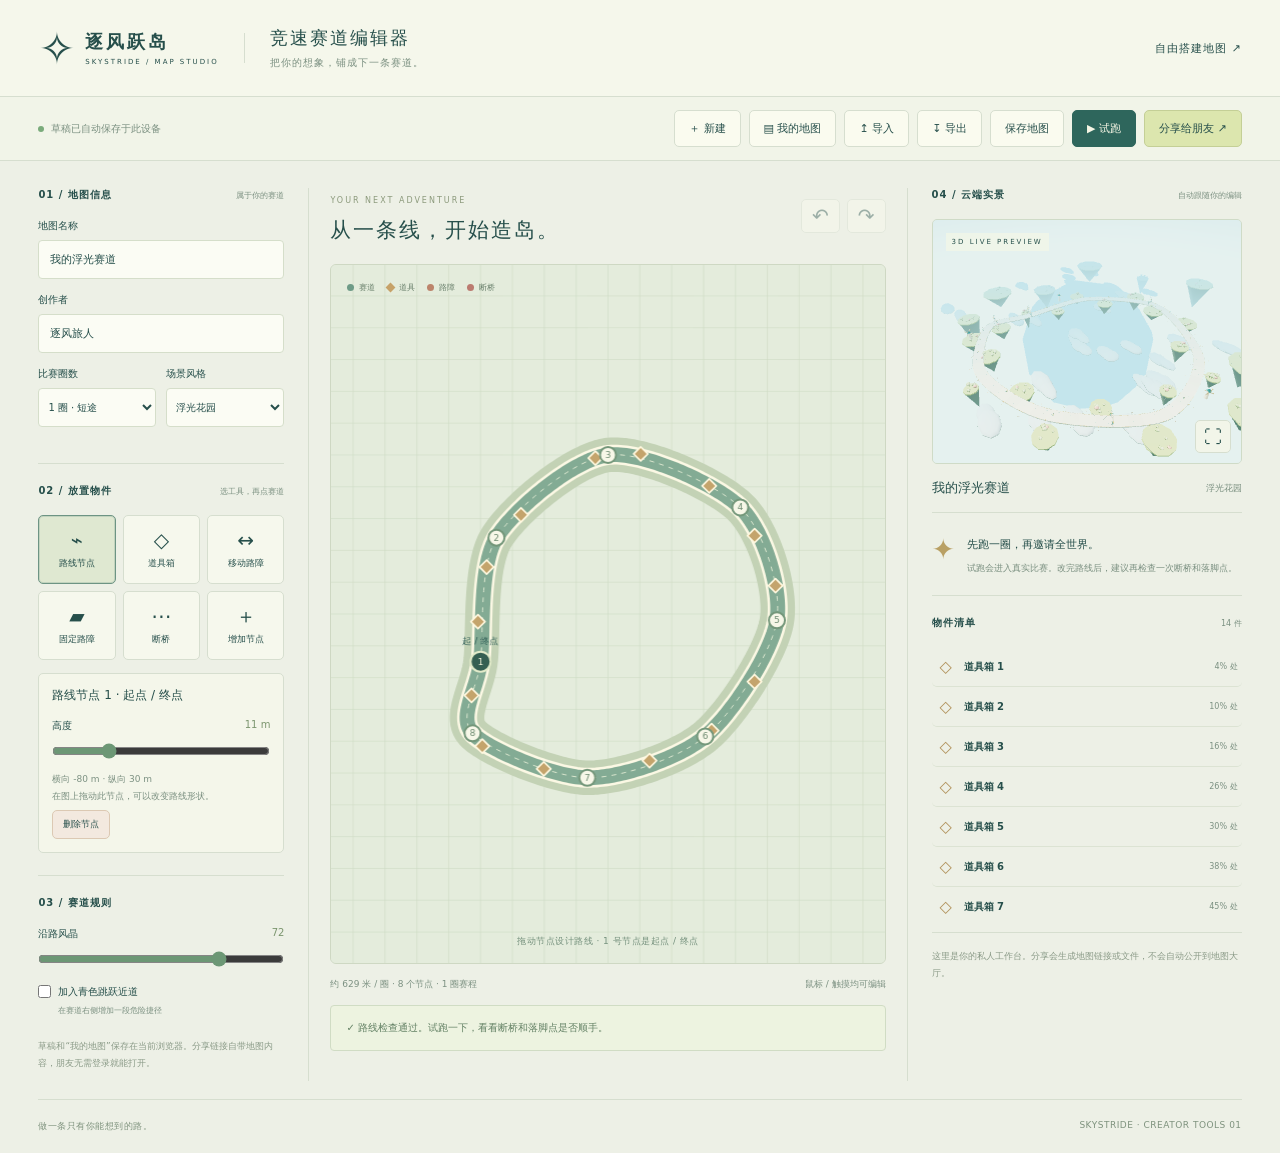
<file: docs/race/workshop.html>
<!doctype html><html lang="zh-CN"><head><meta charset="utf-8"><meta name="viewport" content="width=device-width,initial-scale=1,viewport-fit=cover"><meta name="theme-color" content="#e9eee2"><title>竞速赛道编辑器 · 逐风跃岛</title><link rel="icon" href="./icon.svg" type="image/svg+xml"><link rel="stylesheet" href="./workshop.css?v=workshop-v1"></head><body>
<header class="workshop-header"><a class="workshop-brand" href="./index.html"><span>✧</span><div><b>逐风跃岛</b><small>SKYSTRIDE / MAP STUDIO</small></div></a><span class="header-divider"></span><div class="workshop-title">竞速赛道编辑器<small>把你的想象，铺成下一条赛道。</small></div><a class="back-game" href="./studio.html">自由搭建地图 ↗</a></header>
<div class="workshop-toolbar"><div class="draft-label"><i></i><span id="save-status">正在载入你的工作台</span></div><div class="toolbar-actions"><button id="new-map">＋ 新建</button><button id="my-maps">▤ 我的地图</button><button id="import-map">↥ 导入</button><button id="export-map">↧ 导出</button><button id="save-map">保存地图</button><button id="test-map" class="button-dark">▶ 试跑</button><button id="share-map" class="button-lime">分享给朋友 ↗</button></div></div>
<main class="studio">
 <aside class="inspector"><div class="panel-heading"><span>01 / 地图信息</span><small>属于你的赛道</small></div><label>地图名称<input id="map-name" maxlength="24" placeholder="给它起一个名字"></label><label>创作者<input id="map-author" maxlength="16" placeholder="你的称呼"></label><div class="field-row"><label>比赛圈数<select id="map-laps"><option value="1">1 圈 · 短途</option><option value="2">2 圈 · 标准</option><option value="3">3 圈 · 长途</option></select></label><label>场景风格<select id="map-theme"><option value="garden">浮光花园</option><option value="sunset">霞光群岛</option><option value="glacier">薄荷冰境</option></select></label></div>
 <div class="panel-heading section-gap"><span>02 / 放置物件</span><small>选工具，再点赛道</small></div><div class="tools" role="group" aria-label="地图编辑工具"><button data-tool="route" class="active"><b>⌁</b><span>路线节点</span></button><button data-tool="box"><b>◇</b><span>道具箱</span></button><button data-tool="moving"><b>↔</b><span>移动路障</span></button><button data-tool="bar"><b>▰</b><span>固定路障</span></button><button data-tool="gap"><b>⋯</b><span>断桥</span></button><button id="add-node"><b>＋</b><span>增加节点</span></button></div>
 <div id="selection-panel" class="selection-panel"><span class="selection-caption">选中一个节点或物件</span><p>拖动白色圆点改变路线。选道具箱、路障或断桥，再点击赛道放置。</p></div>
 <div class="panel-heading section-gap"><span>03 / 赛道规则</span></div><label class="range-label"><span>沿路风晶 <b id="crystals-value">72</b></span><input type="range" id="map-crystals" min="0" max="96" step="8"></label><label class="toggle-row"><input type="checkbox" id="map-shortcut"><span>加入青色跳跃近道<small>在赛道右侧增加一段危险捷径</small></span></label><p class="local-note">草稿和“我的地图”保存在当前浏览器。分享链接自带地图内容，朋友无需登录就能打开。</p>
 </aside>
 <section class="blueprint-panel"><div class="canvas-heading"><div><span class="overline">YOUR NEXT ADVENTURE</span><h1>从一条线，开始造岛。</h1></div><div class="history"><button id="undo" aria-label="撤销" title="撤销 Ctrl+Z">↶</button><button id="redo" aria-label="重做" title="重做 Ctrl+Shift+Z">↷</button></div></div><div class="blueprint-wrap"><canvas id="blueprint" aria-label="赛道俯视编辑图，拖动节点改变路线" tabindex="0"></canvas><div class="canvas-legend"><span><i class="legend-route"></i>赛道</span><span><i class="legend-box"></i>道具</span><span><i class="legend-bar"></i>路障</span><span><i class="legend-gap"></i>断桥</span></div><div id="canvas-tip">拖动节点设计路线 · 1 号节点是起点 / 终点</div></div><div class="blueprint-footer"><span id="map-metrics">—</span><span>鼠标 / 触摸均可编辑</span></div><div id="validation" class="validation" role="status">正在检查地图…</div></section>
 <aside class="preview-panel"><div class="panel-heading"><span>04 / 云端实景</span><small>自动跟随你的编辑</small></div><div class="preview-frame"><canvas id="preview" aria-label="自创地图的 3D 实景预览"></canvas><span class="preview-label">3D LIVE PREVIEW</span><button id="preview-toggle" aria-pressed="false" title="展开实景预览">⛶</button><div id="preview-error" class="hidden">预览未能展开，仍可继续编辑并导出地图。</div></div><div class="preview-caption"><b id="preview-name">我的浮光赛道</b><span id="preview-theme">浮光花园</span></div><div class="test-note"><span>✦</span><div><b id="test-status">先跑一圈，再邀请全世界。</b><p>试跑会进入真实比赛。改完路线后，建议再检查一次断桥和落脚点。</p></div></div><div class="panel-heading section-gap"><span>物件清单</span><small id="object-count">0 件</small></div><div id="object-list"></div><p class="preview-note">这里是你的私人工作台。分享会生成地图链接或文件，不会自动公开到地图大厅。</p></aside>
</main>
<footer class="studio-footer"><span>做一条只有你能想到的路。</span><span id="workshop-message" aria-live="polite"></span><span>SKYSTRIDE · CREATOR TOOLS 01</span></footer>
<input type="file" id="map-file" accept=".json,.skystride.json,application/json" hidden>
<div id="studio-modal" class="studio-modal hidden" role="dialog" aria-modal="true" aria-labelledby="studio-modal-title"><div class="studio-modal-card"><button id="modal-close" class="modal-close" aria-label="关闭">×</button><div class="overline">SKYSTRIDE / CREATOR STUDIO</div><h2 id="studio-modal-title"></h2><div id="studio-modal-body"></div></div></div>
<link rel="stylesheet" href="./workshop-fixes.css?v=workshop-v1"><script type="module" src="./workshop.js?v=workshop-v1"></script></body></html>
</file>
<file: race/style.css>
:root{--ink:#183f43;--teal:#245e60;--lime:#d3df93;--cream:#f6f5e9;--muted:#668181;--line:rgba(28,70,72,.16)}*{box-sizing:border-box}body{margin:0;background:#c7e9ee;color:var(--ink);font-family:"Microsoft YaHei","PingFang SC",system-ui,sans-serif;overflow:hidden}button,a{-webkit-tap-highlight-color:transparent}button{font:inherit;cursor:pointer;color:inherit;border:0}button:focus-visible,a:focus-visible{outline:3px solid #eab64d;outline-offset:4px}button:disabled{cursor:default}a{color:inherit;text-decoration:none}#world{display:block;position:fixed;inset:0;width:100%;height:100%;touch-action:none}.screen{position:fixed;inset:0}.hidden{display:none!important}#header{position:fixed;inset:0 0 auto;padding:32px 4%;display:flex;align-items:center;justify-content:space-between;z-index:5;pointer-events:none}#header>*{pointer-events:auto}.brand{display:flex;gap:12px;align-items:center}.brand-symbol{font-size:49px;font-weight:200;line-height:1}.brand strong{display:block;font-size:22px;letter-spacing:4px}.brand small{display:block;letter-spacing:3px;font-size:9px;font-weight:700;margin-top:5px}nav{display:flex;gap:14px;align-items:center}.edition{font-size:12px;letter-spacing:2px;margin-right:20px}.icon-btn{width:41px;height:41px;border:1px solid var(--line);border-radius:50%;background:#f7f9ee70;display:grid;place-items:center;font-size:20px;position:relative}.icon-btn:hover{background:#f7f9ee}.icon-btn i{position:absolute;width:19px;height:1px;background:var(--ink);transform:rotate(-45deg)}.hero-copy{position:absolute;top:23%;left:7%;width:435px;z-index:2}.eyebrow{font-size:10px;letter-spacing:3px;font-weight:650;display:flex;align-items:center;gap:9px}.eyebrow>span{width:7px;height:7px;background:#809b60;border-radius:50%}h1{font-size:clamp(48px,4.9vw,78px);line-height:1.2;font-weight:550;letter-spacing:4px;margin:24px 0 22px}h1>span{color:#c1653f}p{line-height:1.9}.hero-text{font-size:14px;letter-spacing:1px;color:#496a6c;margin:0 0 22px}.hero-tags{display:flex;gap:8px;margin-bottom:28px}.hero-tags>span{font-size:10px;letter-spacing:.5px;padding:6px 11px;border:1px solid var(--line);border-radius:20px;background:#edf5eb50}.start-card{padding:18px;background:#fafbedc9;border:1px solid #ffffff90;border-radius:5px;box-shadow:0 12px 45px #375f5f0a;backdrop-filter:blur(15px)}.course-top{display:flex;gap:12px;align-items:center}.course-num{border:1px solid var(--line);padding:6px;font-size:23px;font-family:Georgia,serif}.course-top b{font-size:16px;letter-spacing:2px}.course-top small{display:block;color:var(--muted);font-size:9px;margin-top:6px}.course-weather{margin-left:auto;font-size:24px;text-align:center}.course-weather small{font-size:8px;white-space:nowrap}.course-meta{border-top:1px solid var(--line);display:flex;justify-content:space-between;gap:5px;align-items:center;margin:15px 0 13px;padding-top:12px;font-size:10px;color:var(--muted)}#difficulty{background:transparent;padding:0;font-size:10px;color:var(--ink)}.primary{display:flex;align-items:center;justify-content:space-between;background:var(--teal);color:#f6f5e6;width:100%;padding:17px 21px;border-radius:3px;letter-spacing:3px;font-size:15px;transition:background .2s,transform .2s}.primary:hover{background:#174a4d;transform:translateY(-2px)}.primary>b{font-size:23px;font-weight:400}.hero-bottom{display:flex;align-items:center;gap:20px;padding-top:17px;font-size:11px}.hero-bottom button,.text-btn{background:transparent;padding:5px 0;font-size:11px}.hero-bottom button>span{margin-left:6px}.hero-bottom>span{font-size:9px;color:var(--muted);margin-left:auto;max-width:170px}.scene-label{position:absolute;right:7%;bottom:15%;display:flex;flex-direction:column;gap:9px;color:#254c4e;text-shadow:0 1px 10px #effaf0}.scene-label small{font-size:9px;letter-spacing:3px}.scene-label b{font-size:22px;letter-spacing:5px;font-weight:500}.scene-label>span:last-child{font-size:10px;letter-spacing:1px}.label-line{height:1px;width:44px;background:#5f8483}.lobby-footer{position:absolute;bottom:0;left:4%;right:4%;height:67px;border-top:1px solid var(--line);display:flex;justify-content:space-between;align-items:center;font-size:10px;letter-spacing:1.5px}.lobby-footer>span:nth-child(2){opacity:.65}.lobby-footer b{margin-left:20px;font-size:18px}#lobby{background:linear-gradient(90deg,#e9f3e8e8 0%,#e9f3e8bb 24%,#e9f3e830 43%,transparent 60%)}#boot{position:fixed;inset:0;background:#e4f1e9;z-index:100;display:flex;align-items:center;justify-content:center;flex-direction:column;gap:20px;font-size:14px}#boot span:last-child{font-size:11px;color:var(--muted)}.wind-mark{font-size:65px;animation:spin 5s linear infinite}@keyframes spin{to{transform:rotate(360deg)}}
#hud{pointer-events:none}#hud button{pointer-events:auto}body.racing #header{padding-top:20px}body.racing #header nav .edition{display:none}body.racing #header nav{margin-right:55px}.race-top{position:absolute;left:4%;right:4%;top:100px;display:flex;align-items:center;gap:26px}.position{display:flex;gap:8px;align-items:center;min-width:98px}.position>b{font:italic 76px/.9 Georgia,serif;color:#183f43;text-shadow:0 2px 10px #f9ffe7}.position>span{font:19px Georgia,serif;opacity:.85}.position small{font:10px system-ui;display:block;margin-top:5px;white-space:nowrap}.race-info{min-width:200px;width:260px;background:#f7faee90;padding:12px 16px;border-radius:4px;backdrop-filter:blur(10px)}.race-info>div:first-child{display:flex;justify-content:space-between;font-size:10px;letter-spacing:1px}.race-info>strong{display:block;font-weight:500;font-size:25px;letter-spacing:3px;margin:7px 0;font-variant-numeric:tabular-nums}.progress{height:3px;background:#ccd8c7}.progress>i{display:block;height:100%;width:0;background:#c18b4c}#pause{position:absolute;right:0;top:-68px}.race-side{position:absolute;right:4%;top:105px;width:155px}#minimap{width:145px;height:145px;background:#edf5eb9e;border:1px solid #ffffff60;border-radius:50%;backdrop-filter:blur(8px)}#standings{padding:10px;background:#f4f8edb5;border-radius:5px;margin-top:12px;font-size:10px}#standings>div{display:flex;align-items:center;gap:7px;padding:6px 3px;border-bottom:1px solid #aac2b82b}#standings>div:last-child{border:0}#standings i{width:6px;height:6px;border-radius:50%}#standings b{font-weight:500}#standings span:last-child{margin-left:auto;color:#738a83}.race-bottom{position:absolute;bottom:60px;left:4%;right:4%;display:flex;align-items:flex-end;gap:24px}.speed-box{display:flex;gap:8px;align-items:center}.speed-box>strong{font:italic 56px/.9 Georgia,serif;text-shadow:0 0 14px #f7ffef}.speed-box>span{font-size:10px}.speed-box small{display:block;font-size:9px;margin-top:7px}.dash-meter{width:170px;padding-bottom:5px}.dash-meter>span{display:flex;align-items:center;justify-content:space-between;margin-bottom:8px;font-size:10px}.dash-meter b{font-weight:500}.dash-meter small{font-size:8px}.dash-meter>div{height:5px;background:#123f3d25;border-radius:3px;overflow:hidden}.dash-meter i{display:block;height:100%;background:#c48d4c;width:100%}.item-slots{display:flex;gap:10px;margin-left:auto}.item-slot{width:82px;height:90px;background:#f5f6e5d9;backdrop-filter:blur(10px);border:1px solid #ffffffa0;border-radius:7px;position:relative;display:flex;align-items:center;justify-content:center;flex-direction:column;gap:5px;box-shadow:0 4px 20px #35645d10}.item-slot kbd{position:absolute;left:6px;top:5px;font:9px system-ui;border:1px solid #bacdc0;padding:1px 4px;border-radius:3px}.item-emoji{font-size:29px;line-height:1.2;color:#62938f}.item-slot>b{font-size:9px;font-weight:500;white-space:nowrap}.item-slot.filled{border-color:#d6c47e;background:#fff9dcdf}.item-slot.filled .item-emoji{color:#2f716d}#key-hints{position:absolute;bottom:19px;left:4%;right:4%;text-align:center;font-size:10px;letter-spacing:1px;color:#335c5c;opacity:.85}#key-hints i{font-style:normal;margin:0 12px}#notice{position:absolute;left:50%;top:22%;transform:translateX(-50%);padding:12px 24px;background:#204e4de3;color:#f6f5e8;border:1px solid #ffffff3b;border-radius:40px;font-size:13px;letter-spacing:1px;opacity:0;transition:opacity .2s;white-space:nowrap}#notice.show{opacity:1}#countdown{position:absolute;left:50%;top:40%;transform:translate(-50%,-50%);font:italic 100px Georgia,serif;color:#fff9df;text-shadow:0 5px 30px #245d5990;white-space:nowrap}#route-hint{position:absolute;bottom:26%;left:50%;transform:translateX(-50%);font-size:11px;letter-spacing:2px;color:#fff8dc;background:#2b6659bf;padding:8px 14px;border-radius:4px;display:none}#touch-controls{display:none}#modal{position:fixed;inset:0;background:#163f4359;z-index:20;display:grid;place-items:center;backdrop-filter:blur(10px);padding:22px}.modal-card{background:#f6f7ed;max-width:670px;width:100%;padding:35px;border-radius:8px;position:relative;max-height:86dvh;overflow:auto;box-shadow:0 30px 100px #113e3b30}.modal-card h2{font-size:27px;letter-spacing:3px;font-weight:500;margin:16px 0 22px}.close{position:absolute;top:15px;right:18px;font-size:26px;background:transparent;padding:0 5px}.guide-grid{display:grid;grid-template-columns:1fr 1fr;gap:12px}.guide-grid>div{border:1px solid var(--line);border-radius:5px;padding:14px}.guide-grid b{display:block;font-size:13px;margin-bottom:8px}.guide-grid p,.modal-note{font-size:12px;color:#597474;line-height:1.8;margin:0}.guide-grid kbd{display:inline-block;padding:2px 6px;background:#e4e9dc;border:1px solid #c3cebb;border-radius:3px;font:11px system-ui}.modal-note{margin-top:20px}.codex-grid{display:grid;grid-template-columns:1fr 1fr;gap:10px}.codex-item{display:flex;gap:12px;padding:14px;border:1px solid var(--line);border-radius:5px}.codex-item>span{font-size:25px;width:32px;flex-shrink:0}.codex-item b{font-size:13px}.codex-item small{display:block;font-size:9px;color:#b27943;margin-top:4px}.codex-item p{font-size:11px;color:#597474;line-height:1.7;margin:5px 0 0}.setting-row{display:flex;justify-content:space-between;align-items:center;padding:18px 0;border-bottom:1px solid var(--line);font-size:13px}.setting-row select{font:inherit;color:var(--ink);padding:8px;border:1px solid var(--line);border-radius:4px;background:#fff}.setting-row button{padding:9px 15px;background:#e3ead8;border-radius:4px}.pause-actions{display:flex;flex-direction:column;gap:12px}.pause-actions>button:not(.primary){padding:13px;border:1px solid var(--line);border-radius:3px;background:transparent}.result-card{position:absolute;top:50%;left:50%;transform:translate(-50%,-50%);width:480px;max-height:88dvh;overflow:auto;text-align:center;background:#f5f7e9e8;backdrop-filter:blur(20px);padding:28px 32px;border:1px solid #fff;border-radius:6px;box-shadow:0 30px 80px #1e51573b}.result-card>.eyebrow{justify-content:center;font-size:8px;letter-spacing:2px}.medal{font-size:65px;color:#c79448;margin:10px 0 -8px}.result-card h2{font-size:30px;font-weight:500;letter-spacing:4px;margin:10px 0}.result-card>p{font-size:11px;color:var(--muted);margin:8px 0 20px}.result-stats{display:grid;grid-template-columns:1fr 1fr 1fr;padding:18px 0;border-top:1px solid var(--line);border-bottom:1px solid var(--line)}.result-stats small{display:block;font-size:10px;color:var(--muted);margin-bottom:10px}.result-stats b{font-size:20px;font-weight:500;font-variant-numeric:tabular-nums}#result-ranking{margin:15px 0;font-size:11px;text-align:left}#result-ranking>div{display:flex;gap:12px;padding:7px 12px}#result-ranking>div.player{background:#dae5c8;border-radius:3px}#result-ranking span:last-child{margin-left:auto}.result-card .text-btn{margin-top:12px}.error-note{max-width:460px;text-align:center;padding:20px;line-height:1.9}
@media(min-width:1500px){.hero-copy{top:24%;left:8%;width:465px}.start-card{padding:21px}}@media(max-height:800px) and (min-width:901px){#header{padding-top:22px}.hero-copy{top:20%;width:400px}h1{font-size:57px;margin:16px 0}.hero-text{font-size:12px;margin-bottom:14px}.hero-tags{margin-bottom:16px}.start-card{padding:14px}.course-meta{margin:11px 0}.primary{padding:14px 18px}.lobby-footer{height:50px}.hero-bottom{padding-top:10px}}@media(max-width:900px){.edition{display:none}#header{padding:20px 5%}.brand strong{font-size:18px}.brand small{font-size:7px}.brand-symbol{font-size:37px}.hero-copy{left:6%;top:23%;width:350px}h1{font-size:52px}.hero-tags{margin-bottom:18px}.hero-bottom{gap:14px}.hero-bottom>span{display:none}.scene-label{right:5%;bottom:14%}.lobby-footer>span:nth-child(2){font-size:9px;letter-spacing:0}.race-side{width:120px}#minimap{width:115px;height:115px}.race-top{top:90px;gap:15px}.race-info{width:210px;min-width:170px}.race-side{top:93px}.position>b{font-size:60px}.race-bottom{gap:16px}.dash-meter{width:140px}}
@media(pointer:coarse){#touch-controls{display:block;pointer-events:none}#joystick{position:absolute;bottom:max(35px,env(safe-area-inset-bottom));left:5%;width:112px;height:112px;border-radius:50%;border:1px solid #ffffff99;background:#edf6ed44;pointer-events:auto;touch-action:none;box-shadow:inset 0 0 30px #c0dad42b}#stick{display:block;position:absolute;width:43px;height:43px;left:34px;top:34px;border-radius:50%;background:#e9f2d7ba;border:1px solid #ffffffbf;box-shadow:0 4px 15px #2a626333}#joystick>small{position:absolute;bottom:9px;left:0;width:100%;text-align:center;font-size:8px;opacity:.65}.touch-actions{position:absolute;right:5%;bottom:max(32px,env(safe-area-inset-bottom));display:flex;gap:14px;align-items:flex-end}.touch-actions button{background:#ecf2dfb8;border:1px solid #ffffffe0;border-radius:50%;width:61px;height:61px;font-size:23px;display:flex;flex-direction:column;align-items:center;justify-content:center;gap:0;touch-action:none;pointer-events:auto}.touch-actions button:last-child{width:76px;height:76px;font-size:30px}.touch-actions small{font-size:9px}.race-bottom{bottom:175px}.item-slot{width:65px;height:70px}.item-slot kbd{display:none}.item-emoji{font-size:24px}#key-hints{display:none}.speed-box>strong{font-size:39px}.speed-box small{display:none}.race-bottom .dash-meter{width:110px}.race-bottom .dash-meter small{font-size:7px}#route-hint{bottom:39%}}
@media(max-width:600px){#header{padding:18px 6%}.brand{gap:7px}.brand strong{font-size:18px}.brand small{font-size:6px}.icon-btn{width:35px;height:35px;font-size:17px}nav{gap:8px}#lobby{background:linear-gradient(0deg,#e8f2e6f5 0%,#e8f2e6e8 43%,#e8f2e64a 75%,transparent)}.hero-copy{left:7%;right:7%;width:auto;top:auto;bottom:67px}.eyebrow{font-size:7px;letter-spacing:2px}h1{font-size:42px;line-height:1.2;margin:15px 0;letter-spacing:2px}h1>br{display:none}.hero-text{font-size:11px;line-height:1.8;margin-bottom:13px}.hero-text br{display:none}.hero-tags{gap:6px;margin-bottom:15px}.hero-tags>span{font-size:8px;padding:5px 8px}.start-card{padding:14px}.course-top b{font-size:14px}.course-top small{font-size:8px}.course-weather{font-size:21px}.course-weather small{font-size:7px}.course-meta{font-size:9px}.primary{font-size:13px;padding:13px 16px}.hero-bottom{padding-top:9px;gap:25px}.hero-bottom button{font-size:10px}.scene-label{display:none}.lobby-footer{left:7%;right:7%;height:42px;font-size:8px;letter-spacing:0}.lobby-footer>span:last-child{display:none}.lobby-footer>span:nth-child(2){font-size:8px}.race-top{top:87px;left:6%;right:6%;gap:12px}.position{min-width:70px}.position>b{font-size:50px}.position>span{font-size:15px}.position small{font-size:8px}.race-info{width:165px;min-width:0;padding:10px}.race-info>strong{font-size:20px}.race-info>div:first-child{font-size:8px;letter-spacing:0}body.racing #header{padding-top:17px}body.racing #header nav{margin-right:38px}#pause{top:-65px;right:0}.race-side{top:186px;right:5%;width:90px}#minimap{width:90px;height:90px}#standings{display:none}.race-bottom{left:6%;right:6%;gap:12px;bottom:172px}.speed-box>strong{font-size:37px}.dash-meter{width:80px!important}.dash-meter>span{font-size:8px}.dash-meter small{display:none}.item-slots{gap:7px}.item-slot{width:59px;height:66px}.item-slot>b{font-size:8px}#notice{top:35%;max-width:94vw;white-space:normal;text-align:center;font-size:11px;padding:10px 17px;line-height:1.8}#countdown{font-size:76px;top:43%}.modal-card{padding:28px 20px}.modal-card h2{font-size:23px}.guide-grid,.codex-grid{grid-template-columns:1fr}.codex-item{padding:11px}.result-card{width:90vw;padding:23px}.result-stats b{font-size:17px}#route-hint{font-size:9px;letter-spacing:0;bottom:41%;max-width:90vw;white-space:nowrap}#joystick{left:6%}.touch-actions{right:6%}}
@media(max-height:520px) and (orientation:landscape){#header{padding:12px 4%}.brand-symbol{font-size:30px}.brand strong{font-size:15px}.brand small{font-size:6px}.hero-copy{top:21%;bottom:auto;left:6%;width:340px}h1{font-size:34px;margin:10px 0}h1>br{display:none}.hero-text{font-size:10px;margin-bottom:8px}.hero-text br{display:none}.hero-tags{display:none}.eyebrow{font-size:7px}.start-card{padding:10px}.course-top small{font-size:8px}.course-num{font-size:17px}.course-top b{font-size:13px}.course-meta{margin:9px 0;padding-top:8px;font-size:8px}.primary{font-size:12px;padding:10px 15px}.hero-bottom{padding-top:5px;font-size:9px}.hero-bottom button{font-size:9px}.lobby-footer{height:28px;font-size:8px}.scene-label{bottom:13%;font-size:8px}.scene-label b{font-size:17px}.race-top{top:66px;gap:12px}.position>b{font-size:43px}.position{min-width:65px}.race-info{padding:7px 12px;width:190px}.race-info>strong{font-size:18px;margin:4px 0}.race-info>div:first-child{font-size:8px}.race-side{top:65px;width:94px}#minimap{width:87px;height:87px}#standings{display:none}body.racing #header{padding-top:11px}#pause{top:-55px}.race-bottom{bottom:21px;left:24%;right:25%;gap:15px}.race-bottom .dash-meter{display:none}.item-slots{gap:7px}.item-slot{width:58px;height:58px}.item-slot>b{font-size:7px}.item-emoji{font-size:22px}.speed-box>strong{font-size:34px}#joystick{width:91px;height:91px;bottom:22px}#stick{left:24px;top:24px}.touch-actions{bottom:22px}.touch-actions button{width:53px;height:53px}.touch-actions button:last-child{width:64px;height:64px}#notice{top:20%;font-size:10px;padding:8px 16px}#countdown{font-size:65px}#route-hint{bottom:25%;font-size:9px}.result-card{max-height:94dvh;padding:16px 28px}.result-card .medal{font-size:36px;margin:2px}.result-card h2{font-size:23px;margin:4px}.result-card>p{margin:5px}.result-stats{padding:9px}.result-stats small{margin-bottom:5px}#result-ranking{margin:5px 0}#result-ranking>div{padding:3px 12px}.result-card .primary{padding:10px}}
</file>
<file: race/online.css>
.online-entry{margin-top:9px}.online-entry>button{display:flex;align-items:center;gap:10px;border:1px solid #49706c66;background:#f7f9edbd;border-radius:3px;width:100%;padding:12px 18px;font-size:12px;letter-spacing:1px}.online-entry>button:hover{background:#fffbed}.online-entry small{font-size:9px;letter-spacing:0;color:#64817d}.online-entry b{margin-left:auto;font-size:18px;font-weight:400}.room-form>p{font-size:12px;color:#5a7776;line-height:1.8}.room-form label{display:block;margin:18px 0 8px;font-size:11px}.room-form input{width:100%;padding:13px;background:#fffdf3;border:1px solid #bacaba;border-radius:4px;font:inherit;color:#204c4c;outline-color:#98b891}.room-form>.primary{margin:16px 0;font-size:13px}.join-row{display:flex;gap:10px}.join-row input{text-transform:uppercase;letter-spacing:3px;min-width:0}.join-row button{padding:0 22px;background:#e4ead8;border-radius:3px;white-space:nowrap}.form-divider{font-size:10px;color:#7a8d81;text-align:center;margin:21px 0 12px}.room-error{font-size:11px;line-height:1.8;color:#ad6449;margin-top:14px}.room-code{width:100%;padding:25px 10px;background:#e9edda;border:1px solid #c4cfac;border-radius:4px;letter-spacing:7px;font:30px Georgia,serif;margin:16px 0 6px}.copy-note{text-align:center;font-size:9px;color:#7b907e}.room-players{display:grid;grid-template-columns:1fr 1fr;gap:12px;margin:22px 0}.room-players>div{border:1px solid #cbd6c2;border-radius:4px;padding:14px;font-size:12px;overflow-wrap:anywhere}.room-players small{display:block;margin-top:8px;font-size:10px;color:#768c80}.network-note{font-size:10px;color:#6b8880;line-height:1.9;margin:13px 0}.room-form .text-btn{display:block;margin:8px auto}.modal-card:has(.room-form){max-width:500px}#network-badge{position:absolute;right:4%;top:80px;font-size:9px;color:#305f5b;background:#f0f6e4b0;padding:4px 8px;border-radius:9px;max-width:250px}#start>span:after{content:' · 挑战电脑';font-size:10px;letter-spacing:1px;opacity:.65;margin-left:8px}.hero-copy{top:20%}@media(max-height:800px) and (min-width:901px){.hero-copy{top:18%}h1{font-size:51px;margin:15px 0}.hero-text{margin-bottom:11px}.hero-tags{margin-bottom:13px}.start-card{padding:12px}.online-entry>button{padding:10px 16px}}@media(max-width:600px){.hero-copy{top:auto;bottom:57px}h1{font-size:38px;margin:11px 0}.hero-tags{margin-bottom:10px}.hero-text{margin-bottom:10px}.start-card{padding:12px}.course-meta{margin:11px 0;padding-top:10px}.online-entry>button{padding:10px 14px}.hero-bottom{padding-top:5px}.hero-bottom button{padding-top:3px}.room-code{font-size:25px;letter-spacing:5px}#network-badge{top:167px;right:5%;font-size:8px;max-width:170px}}@media(max-height:520px) and (orientation:landscape){.hero-copy{top:20%;bottom:auto;width:340px}h1{font-size:31px;margin:8px 0}.hero-text{margin-bottom:7px}.course-top .course-weather{display:none}.course-top small{font-size:7px}.course-meta{margin:6px 0;padding-top:6px}.start-card{padding:9px}.online-entry{margin-top:6px}.online-entry>button{padding:7px 13px;font-size:10px}.hero-bottom{padding-top:2px}.hero-bottom button{font-size:9px;padding:3px 0}.lobby-footer{height:25px}#network-badge{top:52px;font-size:8px}.modal-card{max-height:92dvh}}
</file>
<file: race/layout-fixes.css>
@media(min-width:901px) and (min-height:801px){.hero-copy{top:17%}}
@media(max-width:600px) and (orientation:portrait){h1>br{display:block}h1>span{white-space:nowrap}}
@media(max-width:600px) and (max-height:740px) and (orientation:portrait){h1{font-size:31px}.hero-text{font-size:10px}.hero-tags{display:none}.hero-copy{bottom:55px}.course-top small{font-size:7px}}
</file>
<file: docs/race/style.css>
:root{--ink:#183f43;--teal:#245e60;--lime:#d3df93;--cream:#f6f5e9;--muted:#668181;--line:rgba(28,70,72,.16)}*{box-sizing:border-box}body{margin:0;background:#c7e9ee;color:var(--ink);font-family:"Microsoft YaHei","PingFang SC",system-ui,sans-serif;overflow:hidden}button,a{-webkit-tap-highlight-color:transparent}button{font:inherit;cursor:pointer;color:inherit;border:0}button:focus-visible,a:focus-visible{outline:3px solid #eab64d;outline-offset:4px}button:disabled{cursor:default}a{color:inherit;text-decoration:none}#world{display:block;position:fixed;inset:0;width:100%;height:100%;touch-action:none}.screen{position:fixed;inset:0}.hidden{display:none!important}#header{position:fixed;inset:0 0 auto;padding:32px 4%;display:flex;align-items:center;justify-content:space-between;z-index:5;pointer-events:none}#header>*{pointer-events:auto}.brand{display:flex;gap:12px;align-items:center}.brand-symbol{font-size:49px;font-weight:200;line-height:1}.brand strong{display:block;font-size:22px;letter-spacing:4px}.brand small{display:block;letter-spacing:3px;font-size:9px;font-weight:700;margin-top:5px}nav{display:flex;gap:14px;align-items:center}.edition{font-size:12px;letter-spacing:2px;margin-right:20px}.icon-btn{width:41px;height:41px;border:1px solid var(--line);border-radius:50%;background:#f7f9ee70;display:grid;place-items:center;font-size:20px;position:relative}.icon-btn:hover{background:#f7f9ee}.icon-btn i{position:absolute;width:19px;height:1px;background:var(--ink);transform:rotate(-45deg)}.hero-copy{position:absolute;top:23%;left:7%;width:435px;z-index:2}.eyebrow{font-size:10px;letter-spacing:3px;font-weight:650;display:flex;align-items:center;gap:9px}.eyebrow>span{width:7px;height:7px;background:#809b60;border-radius:50%}h1{font-size:clamp(48px,4.9vw,78px);line-height:1.2;font-weight:550;letter-spacing:4px;margin:24px 0 22px}h1>span{color:#c1653f}p{line-height:1.9}.hero-text{font-size:14px;letter-spacing:1px;color:#496a6c;margin:0 0 22px}.hero-tags{display:flex;gap:8px;margin-bottom:28px}.hero-tags>span{font-size:10px;letter-spacing:.5px;padding:6px 11px;border:1px solid var(--line);border-radius:20px;background:#edf5eb50}.start-card{padding:18px;background:#fafbedc9;border:1px solid #ffffff90;border-radius:5px;box-shadow:0 12px 45px #375f5f0a;backdrop-filter:blur(15px)}.course-top{display:flex;gap:12px;align-items:center}.course-num{border:1px solid var(--line);padding:6px;font-size:23px;font-family:Georgia,serif}.course-top b{font-size:16px;letter-spacing:2px}.course-top small{display:block;color:var(--muted);font-size:9px;margin-top:6px}.course-weather{margin-left:auto;font-size:24px;text-align:center}.course-weather small{font-size:8px;white-space:nowrap}.course-meta{border-top:1px solid var(--line);display:flex;justify-content:space-between;gap:5px;align-items:center;margin:15px 0 13px;padding-top:12px;font-size:10px;color:var(--muted)}#difficulty{background:transparent;padding:0;font-size:10px;color:var(--ink)}.primary{display:flex;align-items:center;justify-content:space-between;background:var(--teal);color:#f6f5e6;width:100%;padding:17px 21px;border-radius:3px;letter-spacing:3px;font-size:15px;transition:background .2s,transform .2s}.primary:hover{background:#174a4d;transform:translateY(-2px)}.primary>b{font-size:23px;font-weight:400}.hero-bottom{display:flex;align-items:center;gap:20px;padding-top:17px;font-size:11px}.hero-bottom button,.text-btn{background:transparent;padding:5px 0;font-size:11px}.hero-bottom button>span{margin-left:6px}.hero-bottom>span{font-size:9px;color:var(--muted);margin-left:auto;max-width:170px}.scene-label{position:absolute;right:7%;bottom:15%;display:flex;flex-direction:column;gap:9px;color:#254c4e;text-shadow:0 1px 10px #effaf0}.scene-label small{font-size:9px;letter-spacing:3px}.scene-label b{font-size:22px;letter-spacing:5px;font-weight:500}.scene-label>span:last-child{font-size:10px;letter-spacing:1px}.label-line{height:1px;width:44px;background:#5f8483}.lobby-footer{position:absolute;bottom:0;left:4%;right:4%;height:67px;border-top:1px solid var(--line);display:flex;justify-content:space-between;align-items:center;font-size:10px;letter-spacing:1.5px}.lobby-footer>span:nth-child(2){opacity:.65}.lobby-footer b{margin-left:20px;font-size:18px}#lobby{background:linear-gradient(90deg,#e9f3e8e8 0%,#e9f3e8bb 24%,#e9f3e830 43%,transparent 60%)}#boot{position:fixed;inset:0;background:#e4f1e9;z-index:100;display:flex;align-items:center;justify-content:center;flex-direction:column;gap:20px;font-size:14px}#boot span:last-child{font-size:11px;color:var(--muted)}.wind-mark{font-size:65px;animation:spin 5s linear infinite}@keyframes spin{to{transform:rotate(360deg)}}
#hud{pointer-events:none}#hud button{pointer-events:auto}body.racing #header{padding-top:20px}body.racing #header nav .edition{display:none}body.racing #header nav{margin-right:55px}.race-top{position:absolute;left:4%;right:4%;top:100px;display:flex;align-items:center;gap:26px}.position{display:flex;gap:8px;align-items:center;min-width:98px}.position>b{font:italic 76px/.9 Georgia,serif;color:#183f43;text-shadow:0 2px 10px #f9ffe7}.position>span{font:19px Georgia,serif;opacity:.85}.position small{font:10px system-ui;display:block;margin-top:5px;white-space:nowrap}.race-info{min-width:200px;width:260px;background:#f7faee90;padding:12px 16px;border-radius:4px;backdrop-filter:blur(10px)}.race-info>div:first-child{display:flex;justify-content:space-between;font-size:10px;letter-spacing:1px}.race-info>strong{display:block;font-weight:500;font-size:25px;letter-spacing:3px;margin:7px 0;font-variant-numeric:tabular-nums}.progress{height:3px;background:#ccd8c7}.progress>i{display:block;height:100%;width:0;background:#c18b4c}#pause{position:absolute;right:0;top:-68px}.race-side{position:absolute;right:4%;top:105px;width:155px}#minimap{width:145px;height:145px;background:#edf5eb9e;border:1px solid #ffffff60;border-radius:50%;backdrop-filter:blur(8px)}#standings{padding:10px;background:#f4f8edb5;border-radius:5px;margin-top:12px;font-size:10px}#standings>div{display:flex;align-items:center;gap:7px;padding:6px 3px;border-bottom:1px solid #aac2b82b}#standings>div:last-child{border:0}#standings i{width:6px;height:6px;border-radius:50%}#standings b{font-weight:500}#standings span:last-child{margin-left:auto;color:#738a83}.race-bottom{position:absolute;bottom:60px;left:4%;right:4%;display:flex;align-items:flex-end;gap:24px}.speed-box{display:flex;gap:8px;align-items:center}.speed-box>strong{font:italic 56px/.9 Georgia,serif;text-shadow:0 0 14px #f7ffef}.speed-box>span{font-size:10px}.speed-box small{display:block;font-size:9px;margin-top:7px}.dash-meter{width:170px;padding-bottom:5px}.dash-meter>span{display:flex;align-items:center;justify-content:space-between;margin-bottom:8px;font-size:10px}.dash-meter b{font-weight:500}.dash-meter small{font-size:8px}.dash-meter>div{height:5px;background:#123f3d25;border-radius:3px;overflow:hidden}.dash-meter i{display:block;height:100%;background:#c48d4c;width:100%}.item-slots{display:flex;gap:10px;margin-left:auto}.item-slot{width:82px;height:90px;background:#f5f6e5d9;backdrop-filter:blur(10px);border:1px solid #ffffffa0;border-radius:7px;position:relative;display:flex;align-items:center;justify-content:center;flex-direction:column;gap:5px;box-shadow:0 4px 20px #35645d10}.item-slot kbd{position:absolute;left:6px;top:5px;font:9px system-ui;border:1px solid #bacdc0;padding:1px 4px;border-radius:3px}.item-emoji{font-size:29px;line-height:1.2;color:#62938f}.item-slot>b{font-size:9px;font-weight:500;white-space:nowrap}.item-slot.filled{border-color:#d6c47e;background:#fff9dcdf}.item-slot.filled .item-emoji{color:#2f716d}#key-hints{position:absolute;bottom:19px;left:4%;right:4%;text-align:center;font-size:10px;letter-spacing:1px;color:#335c5c;opacity:.85}#key-hints i{font-style:normal;margin:0 12px}#notice{position:absolute;left:50%;top:22%;transform:translateX(-50%);padding:12px 24px;background:#204e4de3;color:#f6f5e8;border:1px solid #ffffff3b;border-radius:40px;font-size:13px;letter-spacing:1px;opacity:0;transition:opacity .2s;white-space:nowrap}#notice.show{opacity:1}#countdown{position:absolute;left:50%;top:40%;transform:translate(-50%,-50%);font:italic 100px Georgia,serif;color:#fff9df;text-shadow:0 5px 30px #245d5990;white-space:nowrap}#route-hint{position:absolute;bottom:26%;left:50%;transform:translateX(-50%);font-size:11px;letter-spacing:2px;color:#fff8dc;background:#2b6659bf;padding:8px 14px;border-radius:4px;display:none}#touch-controls{display:none}#modal{position:fixed;inset:0;background:#163f4359;z-index:20;display:grid;place-items:center;backdrop-filter:blur(10px);padding:22px}.modal-card{background:#f6f7ed;max-width:670px;width:100%;padding:35px;border-radius:8px;position:relative;max-height:86dvh;overflow:auto;box-shadow:0 30px 100px #113e3b30}.modal-card h2{font-size:27px;letter-spacing:3px;font-weight:500;margin:16px 0 22px}.close{position:absolute;top:15px;right:18px;font-size:26px;background:transparent;padding:0 5px}.guide-grid{display:grid;grid-template-columns:1fr 1fr;gap:12px}.guide-grid>div{border:1px solid var(--line);border-radius:5px;padding:14px}.guide-grid b{display:block;font-size:13px;margin-bottom:8px}.guide-grid p,.modal-note{font-size:12px;color:#597474;line-height:1.8;margin:0}.guide-grid kbd{display:inline-block;padding:2px 6px;background:#e4e9dc;border:1px solid #c3cebb;border-radius:3px;font:11px system-ui}.modal-note{margin-top:20px}.codex-grid{display:grid;grid-template-columns:1fr 1fr;gap:10px}.codex-item{display:flex;gap:12px;padding:14px;border:1px solid var(--line);border-radius:5px}.codex-item>span{font-size:25px;width:32px;flex-shrink:0}.codex-item b{font-size:13px}.codex-item small{display:block;font-size:9px;color:#b27943;margin-top:4px}.codex-item p{font-size:11px;color:#597474;line-height:1.7;margin:5px 0 0}.setting-row{display:flex;justify-content:space-between;align-items:center;padding:18px 0;border-bottom:1px solid var(--line);font-size:13px}.setting-row select{font:inherit;color:var(--ink);padding:8px;border:1px solid var(--line);border-radius:4px;background:#fff}.setting-row button{padding:9px 15px;background:#e3ead8;border-radius:4px}.pause-actions{display:flex;flex-direction:column;gap:12px}.pause-actions>button:not(.primary){padding:13px;border:1px solid var(--line);border-radius:3px;background:transparent}.result-card{position:absolute;top:50%;left:50%;transform:translate(-50%,-50%);width:480px;max-height:88dvh;overflow:auto;text-align:center;background:#f5f7e9e8;backdrop-filter:blur(20px);padding:28px 32px;border:1px solid #fff;border-radius:6px;box-shadow:0 30px 80px #1e51573b}.result-card>.eyebrow{justify-content:center;font-size:8px;letter-spacing:2px}.medal{font-size:65px;color:#c79448;margin:10px 0 -8px}.result-card h2{font-size:30px;font-weight:500;letter-spacing:4px;margin:10px 0}.result-card>p{font-size:11px;color:var(--muted);margin:8px 0 20px}.result-stats{display:grid;grid-template-columns:1fr 1fr 1fr;padding:18px 0;border-top:1px solid var(--line);border-bottom:1px solid var(--line)}.result-stats small{display:block;font-size:10px;color:var(--muted);margin-bottom:10px}.result-stats b{font-size:20px;font-weight:500;font-variant-numeric:tabular-nums}#result-ranking{margin:15px 0;font-size:11px;text-align:left}#result-ranking>div{display:flex;gap:12px;padding:7px 12px}#result-ranking>div.player{background:#dae5c8;border-radius:3px}#result-ranking span:last-child{margin-left:auto}.result-card .text-btn{margin-top:12px}.error-note{max-width:460px;text-align:center;padding:20px;line-height:1.9}
@media(min-width:1500px){.hero-copy{top:24%;left:8%;width:465px}.start-card{padding:21px}}@media(max-height:800px) and (min-width:901px){#header{padding-top:22px}.hero-copy{top:20%;width:400px}h1{font-size:57px;margin:16px 0}.hero-text{font-size:12px;margin-bottom:14px}.hero-tags{margin-bottom:16px}.start-card{padding:14px}.course-meta{margin:11px 0}.primary{padding:14px 18px}.lobby-footer{height:50px}.hero-bottom{padding-top:10px}}@media(max-width:900px){.edition{display:none}#header{padding:20px 5%}.brand strong{font-size:18px}.brand small{font-size:7px}.brand-symbol{font-size:37px}.hero-copy{left:6%;top:23%;width:350px}h1{font-size:52px}.hero-tags{margin-bottom:18px}.hero-bottom{gap:14px}.hero-bottom>span{display:none}.scene-label{right:5%;bottom:14%}.lobby-footer>span:nth-child(2){font-size:9px;letter-spacing:0}.race-side{width:120px}#minimap{width:115px;height:115px}.race-top{top:90px;gap:15px}.race-info{width:210px;min-width:170px}.race-side{top:93px}.position>b{font-size:60px}.race-bottom{gap:16px}.dash-meter{width:140px}}
@media(pointer:coarse){#touch-controls{display:block;pointer-events:none}#joystick{position:absolute;bottom:max(35px,env(safe-area-inset-bottom));left:5%;width:112px;height:112px;border-radius:50%;border:1px solid #ffffff99;background:#edf6ed44;pointer-events:auto;touch-action:none;box-shadow:inset 0 0 30px #c0dad42b}#stick{display:block;position:absolute;width:43px;height:43px;left:34px;top:34px;border-radius:50%;background:#e9f2d7ba;border:1px solid #ffffffbf;box-shadow:0 4px 15px #2a626333}#joystick>small{position:absolute;bottom:9px;left:0;width:100%;text-align:center;font-size:8px;opacity:.65}.touch-actions{position:absolute;right:5%;bottom:max(32px,env(safe-area-inset-bottom));display:flex;gap:14px;align-items:flex-end}.touch-actions button{background:#ecf2dfb8;border:1px solid #ffffffe0;border-radius:50%;width:61px;height:61px;font-size:23px;display:flex;flex-direction:column;align-items:center;justify-content:center;gap:0;touch-action:none;pointer-events:auto}.touch-actions button:last-child{width:76px;height:76px;font-size:30px}.touch-actions small{font-size:9px}.race-bottom{bottom:175px}.item-slot{width:65px;height:70px}.item-slot kbd{display:none}.item-emoji{font-size:24px}#key-hints{display:none}.speed-box>strong{font-size:39px}.speed-box small{display:none}.race-bottom .dash-meter{width:110px}.race-bottom .dash-meter small{font-size:7px}#route-hint{bottom:39%}}
@media(max-width:600px){#header{padding:18px 6%}.brand{gap:7px}.brand strong{font-size:18px}.brand small{font-size:6px}.icon-btn{width:35px;height:35px;font-size:17px}nav{gap:8px}#lobby{background:linear-gradient(0deg,#e8f2e6f5 0%,#e8f2e6e8 43%,#e8f2e64a 75%,transparent)}.hero-copy{left:7%;right:7%;width:auto;top:auto;bottom:67px}.eyebrow{font-size:7px;letter-spacing:2px}h1{font-size:42px;line-height:1.2;margin:15px 0;letter-spacing:2px}h1>br{display:none}.hero-text{font-size:11px;line-height:1.8;margin-bottom:13px}.hero-text br{display:none}.hero-tags{gap:6px;margin-bottom:15px}.hero-tags>span{font-size:8px;padding:5px 8px}.start-card{padding:14px}.course-top b{font-size:14px}.course-top small{font-size:8px}.course-weather{font-size:21px}.course-weather small{font-size:7px}.course-meta{font-size:9px}.primary{font-size:13px;padding:13px 16px}.hero-bottom{padding-top:9px;gap:25px}.hero-bottom button{font-size:10px}.scene-label{display:none}.lobby-footer{left:7%;right:7%;height:42px;font-size:8px;letter-spacing:0}.lobby-footer>span:last-child{display:none}.lobby-footer>span:nth-child(2){font-size:8px}.race-top{top:87px;left:6%;right:6%;gap:12px}.position{min-width:70px}.position>b{font-size:50px}.position>span{font-size:15px}.position small{font-size:8px}.race-info{width:165px;min-width:0;padding:10px}.race-info>strong{font-size:20px}.race-info>div:first-child{font-size:8px;letter-spacing:0}body.racing #header{padding-top:17px}body.racing #header nav{margin-right:38px}#pause{top:-65px;right:0}.race-side{top:186px;right:5%;width:90px}#minimap{width:90px;height:90px}#standings{display:none}.race-bottom{left:6%;right:6%;gap:12px;bottom:172px}.speed-box>strong{font-size:37px}.dash-meter{width:80px!important}.dash-meter>span{font-size:8px}.dash-meter small{display:none}.item-slots{gap:7px}.item-slot{width:59px;height:66px}.item-slot>b{font-size:8px}#notice{top:35%;max-width:94vw;white-space:normal;text-align:center;font-size:11px;padding:10px 17px;line-height:1.8}#countdown{font-size:76px;top:43%}.modal-card{padding:28px 20px}.modal-card h2{font-size:23px}.guide-grid,.codex-grid{grid-template-columns:1fr}.codex-item{padding:11px}.result-card{width:90vw;padding:23px}.result-stats b{font-size:17px}#route-hint{font-size:9px;letter-spacing:0;bottom:41%;max-width:90vw;white-space:nowrap}#joystick{left:6%}.touch-actions{right:6%}}
@media(max-height:520px) and (orientation:landscape){#header{padding:12px 4%}.brand-symbol{font-size:30px}.brand strong{font-size:15px}.brand small{font-size:6px}.hero-copy{top:21%;bottom:auto;left:6%;width:340px}h1{font-size:34px;margin:10px 0}h1>br{display:none}.hero-text{font-size:10px;margin-bottom:8px}.hero-text br{display:none}.hero-tags{display:none}.eyebrow{font-size:7px}.start-card{padding:10px}.course-top small{font-size:8px}.course-num{font-size:17px}.course-top b{font-size:13px}.course-meta{margin:9px 0;padding-top:8px;font-size:8px}.primary{font-size:12px;padding:10px 15px}.hero-bottom{padding-top:5px;font-size:9px}.hero-bottom button{font-size:9px}.lobby-footer{height:28px;font-size:8px}.scene-label{bottom:13%;font-size:8px}.scene-label b{font-size:17px}.race-top{top:66px;gap:12px}.position>b{font-size:43px}.position{min-width:65px}.race-info{padding:7px 12px;width:190px}.race-info>strong{font-size:18px;margin:4px 0}.race-info>div:first-child{font-size:8px}.race-side{top:65px;width:94px}#minimap{width:87px;height:87px}#standings{display:none}body.racing #header{padding-top:11px}#pause{top:-55px}.race-bottom{bottom:21px;left:24%;right:25%;gap:15px}.race-bottom .dash-meter{display:none}.item-slots{gap:7px}.item-slot{width:58px;height:58px}.item-slot>b{font-size:7px}.item-emoji{font-size:22px}.speed-box>strong{font-size:34px}#joystick{width:91px;height:91px;bottom:22px}#stick{left:24px;top:24px}.touch-actions{bottom:22px}.touch-actions button{width:53px;height:53px}.touch-actions button:last-child{width:64px;height:64px}#notice{top:20%;font-size:10px;padding:8px 16px}#countdown{font-size:65px}#route-hint{bottom:25%;font-size:9px}.result-card{max-height:94dvh;padding:16px 28px}.result-card .medal{font-size:36px;margin:2px}.result-card h2{font-size:23px;margin:4px}.result-card>p{margin:5px}.result-stats{padding:9px}.result-stats small{margin-bottom:5px}#result-ranking{margin:5px 0}#result-ranking>div{padding:3px 12px}.result-card .primary{padding:10px}}
</file>
<file: docs/race/online.css>
.online-entry{margin-top:9px}.online-entry>button{display:flex;align-items:center;gap:10px;border:1px solid #49706c66;background:#f7f9edbd;border-radius:3px;width:100%;padding:12px 18px;font-size:12px;letter-spacing:1px}.online-entry>button:hover{background:#fffbed}.online-entry small{font-size:9px;letter-spacing:0;color:#64817d}.online-entry b{margin-left:auto;font-size:18px;font-weight:400}.room-form>p{font-size:12px;color:#5a7776;line-height:1.8}.room-form label{display:block;margin:18px 0 8px;font-size:11px}.room-form input{width:100%;padding:13px;background:#fffdf3;border:1px solid #bacaba;border-radius:4px;font:inherit;color:#204c4c;outline-color:#98b891}.room-form>.primary{margin:16px 0;font-size:13px}.join-row{display:flex;gap:10px}.join-row input{text-transform:uppercase;letter-spacing:3px;min-width:0}.join-row button{padding:0 22px;background:#e4ead8;border-radius:3px;white-space:nowrap}.form-divider{font-size:10px;color:#7a8d81;text-align:center;margin:21px 0 12px}.room-error{font-size:11px;line-height:1.8;color:#ad6449;margin-top:14px}.room-code{width:100%;padding:25px 10px;background:#e9edda;border:1px solid #c4cfac;border-radius:4px;letter-spacing:7px;font:30px Georgia,serif;margin:16px 0 6px}.copy-note{text-align:center;font-size:9px;color:#7b907e}.room-players{display:grid;grid-template-columns:1fr 1fr;gap:12px;margin:22px 0}.room-players>div{border:1px solid #cbd6c2;border-radius:4px;padding:14px;font-size:12px;overflow-wrap:anywhere}.room-players small{display:block;margin-top:8px;font-size:10px;color:#768c80}.network-note{font-size:10px;color:#6b8880;line-height:1.9;margin:13px 0}.room-form .text-btn{display:block;margin:8px auto}.modal-card:has(.room-form){max-width:500px}#network-badge{position:absolute;right:4%;top:80px;font-size:9px;color:#305f5b;background:#f0f6e4b0;padding:4px 8px;border-radius:9px;max-width:250px}#start>span:after{content:' · 挑战电脑';font-size:10px;letter-spacing:1px;opacity:.65;margin-left:8px}.hero-copy{top:20%}@media(max-height:800px) and (min-width:901px){.hero-copy{top:18%}h1{font-size:51px;margin:15px 0}.hero-text{margin-bottom:11px}.hero-tags{margin-bottom:13px}.start-card{padding:12px}.online-entry>button{padding:10px 16px}}@media(max-width:600px){.hero-copy{top:auto;bottom:57px}h1{font-size:38px;margin:11px 0}.hero-tags{margin-bottom:10px}.hero-text{margin-bottom:10px}.start-card{padding:12px}.course-meta{margin:11px 0;padding-top:10px}.online-entry>button{padding:10px 14px}.hero-bottom{padding-top:5px}.hero-bottom button{padding-top:3px}.room-code{font-size:25px;letter-spacing:5px}#network-badge{top:167px;right:5%;font-size:8px;max-width:170px}}@media(max-height:520px) and (orientation:landscape){.hero-copy{top:20%;bottom:auto;width:340px}h1{font-size:31px;margin:8px 0}.hero-text{margin-bottom:7px}.course-top .course-weather{display:none}.course-top small{font-size:7px}.course-meta{margin:6px 0;padding-top:6px}.start-card{padding:9px}.online-entry{margin-top:6px}.online-entry>button{padding:7px 13px;font-size:10px}.hero-bottom{padding-top:2px}.hero-bottom button{font-size:9px;padding:3px 0}.lobby-footer{height:25px}#network-badge{top:52px;font-size:8px}.modal-card{max-height:92dvh}}
</file>
<file: docs/race/layout-fixes.css>
@media(min-width:901px) and (min-height:801px){.hero-copy{top:17%}}
@media(max-width:600px) and (orientation:portrait){h1>br{display:block}h1>span{white-space:nowrap}}
@media(max-width:600px) and (max-height:740px) and (orientation:portrait){h1{font-size:31px}.hero-text{font-size:10px}.hero-tags{display:none}.hero-copy{bottom:55px}.course-top small{font-size:7px}}
</file>
<file: docs/race/workshop-game.css>
.creator-entry{display:flex;gap:9px;margin-top:9px}.creator-entry>a{flex:1;display:flex;align-items:center;gap:10px;background:#e5edcddd;border:1px solid #bbcba6;border-radius:3px;padding:10px 15px;min-width:0}.creator-entry>a>b{font-size:23px;font-weight:400}.creator-entry>a>span{font-size:12px;letter-spacing:1px}.creator-entry small{font-size:8px;margin-left:12px;color:#75906f;letter-spacing:0}.creator-entry em{margin-left:auto;font-style:normal;font-size:17px}.creator-entry>button{background:#f1f4e6a8;padding:10px;border:1px solid #b9cbb2;border-radius:3px;font-size:10px;white-space:nowrap}.creator-entry>a:hover{background:#dbe6b9}.shared-map-note{display:flex;align-items:center;gap:12px;margin-top:8px;color:#688669;font-size:9px}.shared-map-note>span{overflow:hidden;text-overflow:ellipsis;white-space:nowrap;max-width:260px}.shared-map-note button{margin-left:auto;background:transparent;white-space:nowrap;font-size:9px;padding:3px 0;border-bottom:1px solid #8ba080}.return-editor{font-size:11px;white-space:nowrap;background:#e6edc9b5;padding:9px 12px;border:1px solid #b8cca7;border-radius:20px}.result-editor{display:block;color:#597c64}.course-top>div{min-width:0;flex:1}.course-top>div>b{display:block;overflow:hidden;text-overflow:ellipsis;white-space:nowrap}.course-top>div>small{white-space:nowrap;overflow:hidden;text-overflow:ellipsis}.race-info>div:first-child>span:first-child{max-width:65%;white-space:nowrap;overflow:hidden;text-overflow:ellipsis}#scene-name{max-width:300px;overflow:hidden;text-overflow:ellipsis;white-space:nowrap}
@media(min-width:901px){.hero-copy{top:16%;width:435px;max-height:calc(100dvh - 185px);overflow:auto;scrollbar-width:thin;padding-right:5px}.hero-copy h1{font-size:60px;margin:18px 0}.hero-copy .hero-text{font-size:12px;margin-bottom:14px}.hero-copy .hero-tags{margin-bottom:17px}.hero-copy .start-card{padding:14px}.hero-copy .primary{padding:13px 18px}.hero-copy .online-entry>button{padding:10px 15px}.hero-bottom{padding-top:10px}}
@media(max-height:800px) and (min-width:901px){.hero-copy{top:18%;max-height:calc(100dvh - 155px)}.hero-copy h1{font-size:44px;margin:10px 0}.hero-copy .hero-text{font-size:11px;margin-bottom:10px}.hero-copy .hero-tags{display:none}.hero-copy .start-card{padding:11px}.hero-copy .course-meta{margin:9px 0;padding-top:9px}}
@media(max-width:900px){.creator-entry small{display:none}.hero-copy{max-height:calc(100dvh - 165px);overflow:auto;scrollbar-width:thin;padding-right:3px}.return-editor{font-size:9px;padding:8px 10px}}
@media(max-width:600px) and (orientation:portrait){.hero-copy{top:auto;bottom:56px;max-height:calc(100dvh - 165px)}h1{font-size:34px!important;margin:10px 0!important}.hero-text{font-size:10px!important;margin-bottom:10px!important}.hero-tags{margin-bottom:10px}.creator-entry{margin-top:7px}.creator-entry>a{padding:8px 12px}.creator-entry>a>span{font-size:10px}.creator-entry>a>b{font-size:20px}.creator-entry>button{font-size:9px;padding:8px}.shared-map-note{font-size:8px}.shared-map-note button{font-size:8px}.shared-map-note>span{max-width:195px}.hero-bottom{gap:16px;padding-top:5px}.return-editor{font-size:8px;padding:7px 9px}.brand strong{font-size:16px}.brand small{font-size:5px}}
@media(max-height:520px) and (orientation:landscape){.hero-copy{top:20%;bottom:auto;max-height:calc(100dvh - 100px);width:345px}.hero-copy h1{font-size:28px!important;margin:5px 0!important}.hero-text{display:none}.hero-tags{display:none}.creator-entry{margin-top:6px}.creator-entry>a{padding:6px 12px}.creator-entry>a>b{font-size:18px}.creator-entry>a>span{font-size:9px}.creator-entry>button{font-size:8px;padding:6px}.shared-map-note{font-size:7px;margin-top:3px}.hero-bottom{padding-top:3px}.shared-map-note button{font-size:7px}}
</file>
<file: docs/duel.css>
*{box-sizing:border-box}html,body{margin:0;overflow:hidden;width:100%;height:100%;font-family:'Microsoft YaHei','PingFang SC',sans-serif;color:#254950;background:#bfdee5}button,input,a{-webkit-tap-highlight-color:transparent}button,input{font:inherit}button,a{touch-action:manipulation}button{cursor:pointer;color:inherit}button:disabled{cursor:wait;opacity:.55}button:focus-visible,a:focus-visible,input:focus-visible{outline:3px solid #c9a45f;outline-offset:4px}.hidden{display:none!important}#arena{position:fixed;inset:0;width:100%;height:100%;touch-action:none}.vignette{position:fixed;inset:0;pointer-events:none;background:linear-gradient(90deg,#e8f1e990,transparent 65%),linear-gradient(0deg,#183f4528,transparent 40%)}header{position:absolute;inset:26px 38px auto;display:flex;align-items:center;justify-content:space-between;gap:20px;pointer-events:none}header a{pointer-events:auto;text-decoration:none}.brand{display:flex;align-items:center;gap:12px;font-size:34px}.brand span{font-size:19px;font-weight:bold;letter-spacing:3px}.brand small{display:block;font-size:8px;letter-spacing:2px;margin-top:4px}.place{font-size:12px;letter-spacing:3px}.place i{padding:0 16px;font-style:normal;color:#9d8153}.exit{font-size:12px;padding:10px 16px;border:1px solid #38626830;border-radius:25px;background:#f3f4e980}.panel{position:absolute;left:7%;top:50%;transform:translateY(-44%);width:380px;max-height:calc(100dvh - 140px);overflow:auto;padding:8px 6px 14px;scrollbar-width:thin}.eyebrow{font-size:9px;letter-spacing:2.7px;color:#7a856d;font-weight:bold}h1{font-family:serif;font-size:58px;letter-spacing:7px;font-weight:500;margin:20px 0}h1 span{display:block;font-family:'Microsoft YaHei',sans-serif;font-size:13px;letter-spacing:4px;margin-top:14px}h2{font-size:27px;font-weight:500;letter-spacing:2px}.lead{font-size:13px;line-height:2.1;color:#517175;margin:24px 0}.rules{display:flex;gap:12px;font-size:10px;letter-spacing:1px;margin:22px 0;color:#658281}.rules i{font-style:normal}label{display:block;font-size:10px;margin-bottom:7px;color:#617e7d}input{border:1px solid #406b682f;background:#fffdf6aa;padding:12px 14px;border-radius:5px;color:#264d53;outline:none;width:100%;font-size:13px}#duel-name{margin-bottom:14px}.primary{width:100%;background:#28575a;color:#fff8e8;border:1px solid #34696b;border-radius:4px;padding:15px 20px;font-size:13px;letter-spacing:2px;box-shadow:0 8px 24px #28575a20}.primary span{float:right}.primary:hover{background:#356c6b}.or{font-size:10px;color:#78918c;text-align:center;margin:18px 0 12px}.join-row{display:flex;gap:9px}.join-row input{text-transform:uppercase;letter-spacing:2px}.join-row button{width:76px;border:1px solid #587c733b;background:#edf2e7b0;border-radius:4px;flex-shrink:0}#lobby-status,#room-status{font-size:11px;color:#5e7f7d;min-height:28px;line-height:1.7}details{font-size:10px;color:#69827d;border-top:1px solid #57787125;padding:12px 0}summary{cursor:pointer}details p{line-height:2}.room-code{width:100%;background:#f4f3e6ab;border:1px solid #b7b99a;padding:20px;margin:20px 0;border-radius:7px}.room-code>span{font-size:32px;letter-spacing:7px;font-family:monospace}.room-code small{display:block;font-size:10px;color:#728780;margin-top:10px}.seats{display:flex;gap:12px;margin:15px 0 22px}.seats>div{flex:1;padding:16px 12px;background:#f1f2e7a0;border:1px solid #57787125;border-radius:4px}.seats strong{font-size:12px}.seats span{display:block;font-size:10px;color:#7e8d80;margin:10px 0 0 12px}.seat-light{display:inline-block;width:6px;height:6px;background:#51a49b;border-radius:50%;margin-right:7px}.seat-light.waiting{background:#aab5a5}.text{display:block;background:none;border:0;font-size:11px;margin:18px auto;color:#527674}.duel-top{position:absolute;top:32px;left:50%;transform:translateX(-50%);display:flex;gap:28px;align-items:flex-start;width:min(70%,850px)}.fighter{flex:1;padding-top:8px}.fighter-label{display:flex;justify-content:space-between;font-size:12px;margin-bottom:9px}.fighter-label b{font-weight:500}.fighter-label span{font-size:10px}.health{height:8px;background:#23494d33;transform:skewX(-18deg);border:1px solid #fbfbe199;padding:1px}.health i{display:block;height:100%;width:100%;background:#65c9c2;transition:width .15s}.enemy .health i{background:#de957e}.endurance{height:3px;margin-top:5px;background:#23494d22}.endurance i{display:block;height:100%;background:#cfb76e;width:100%}.score{text-align:center;width:110px;flex-shrink:0}.score>div{font-size:30px;font-family:serif;letter-spacing:8px;white-space:nowrap}.score>div span{opacity:.5;margin:0 5px}.score small{display:block;font-size:9px;letter-spacing:2px;margin:5px 0}.score strong{font-size:14px;font-weight:500;font-variant-numeric:tabular-nums}.in-match header .brand,.in-match .place{display:none}.connection{position:absolute;left:25px;top:23px;font-size:10px;background:#eff6e8b8;border-radius:3px;padding:7px 10px}.in-match header{right:70px;top:19px;justify-content:flex-end}#menu-button{position:absolute;right:22px;top:21px;border:1px solid #557c6c44;background:#f6f7e3b0;border-radius:50%;width:32px;height:32px}#notice{position:absolute;top:30%;left:50%;transform:translateX(-50%);font-size:30px;font-family:serif;letter-spacing:4px;white-space:pre-line;text-align:center;text-shadow:0 2px 10px #fff8}#counter{position:absolute;top:63%;left:50%;transform:translateX(-50%);background:#214f54c9;color:#f8e1a2;padding:10px 20px;border:1px solid #eed99f66;border-radius:4px;font-size:12px;white-space:nowrap}#target-label{position:absolute;color:#8d473c;font-size:11px;letter-spacing:1px;transform:translate(-50%,-100%);pointer-events:none;text-shadow:0 1px 7px #fff}#reticle{position:absolute;left:50%;top:50%;transform:translate(-50%,-50%);font-size:23px;color:#f5fff3bb;text-shadow:0 0 3px #194e58}#action-readout{position:absolute;bottom:142px;left:50%;transform:translateX(-50%);font-size:11px;letter-spacing:2px;color:#fafff3;background:#27505b88;padding:6px 16px;border-radius:20px}.loadout{position:absolute;bottom:64px;left:50%;transform:translateX(-50%);display:flex;gap:7px}.loadout button{padding:13px 17px;border:1px solid #e4ead270;background:#edf4e4cb;font-size:11px;border-radius:4px;white-space:nowrap}.loadout button.selected{background:#295b60;color:#fbf1ce;border-color:#b2c5ac}.loadout small{font-size:9px;opacity:.5;margin-right:8px}.hint{position:absolute;bottom:25px;width:100%;text-align:center;font-size:10px;color:#eff6e4;letter-spacing:1px;text-shadow:0 1px 5px #24494a}.hint i{margin:0 14px;font-style:normal}.hint span{margin-left:25px;opacity:.75}.modal{position:absolute;inset:0;display:grid;place-items:center;background:#183b4666;backdrop-filter:blur(8px);z-index:6}.modal>div{width:360px;max-width:90vw;background:#f3f2e4f2;border:1px solid #e0d8bb;padding:35px;text-align:center;border-radius:8px}.modal p{font-size:12px;line-height:2;color:#6e827a}.modal h2{font-family:serif;font-size:34px}#flash{position:absolute;inset:0;pointer-events:none;box-shadow:inset 0 0 100px #c75e58;opacity:0;transition:opacity .15s}#touch{position:absolute;inset:0;pointer-events:none}#look{position:absolute;right:0;top:100px;width:60%;height:calc(100% - 100px);pointer-events:auto;touch-action:none}#joystick{position:absolute;left:28px;bottom:30px;width:110px;height:110px;border:1px solid #f2f5dd88;background:#234d5330;border-radius:50%;pointer-events:auto;touch-action:none}#stick{position:absolute;width:40px;height:40px;border-radius:50%;background:#eff8e997;left:34px;top:34px;border:1px solid #fbf9e9}.touch{position:absolute;width:62px;height:62px;border-radius:50%;border:1px solid #f6f8e4aa;background:#24525dad;color:#fff6de;pointer-events:auto;touch-action:none;font-size:12px}.touch.attack{right:30px;bottom:30px;width:78px;height:78px;background:#eff2dbce;color:#274c53}.touch.dash{right:122px;bottom:36px}.touch.jump{right:26px;bottom:122px}.touch.heavy{right:112px;bottom:121px}.touch.heavy.charging{background:#b5aa66dc}.mobile .hint{display:none}.mobile .loadout{bottom:18px}.mobile .loadout button{padding:9px}.mobile .loadout #lock{display:none}.mobile #action-readout{bottom:85px}.mobile #counter{top:58%}.mobile .connection{left:14px;top:12px;font-size:8px}.mobile .duel-top{top:15px;width:65%;gap:15px}.mobile .score{width:75px}.mobile .score>div{font-size:23px}.mobile .fighter-label{font-size:10px}.mobile header{inset:16px 22px auto}.mobile .place{display:none}.mobile .brand{font-size:26px}.mobile .brand span{font-size:15px}.mobile .panel{left:6%;width:330px;max-height:calc(100dvh - 82px);transform:translateY(-43%)}.mobile h1{font-size:42px;margin:13px 0}.mobile .lead{margin:14px 0}.mobile .rules{margin:13px 0}.mobile .eyebrow{font-size:8px}.mobile #notice{font-size:24px}.mobile .in-match header{right:60px}@media(max-width:650px) and (orientation:portrait){.panel,.mobile .panel{left:7%;width:86%;top:52%;max-height:calc(100dvh - 105px)}.place{display:none}h1{font-size:47px}.duel-top,.mobile .duel-top{top:65px;width:90%;gap:14px}.connection,.mobile .connection{top:20px}#notice{top:32%}.loadout,.mobile .loadout{bottom:220px;gap:4px}.loadout button{padding:10px 8px}.mobile #action-readout{bottom:278px}#counter,.mobile #counter{top:58%}#joystick{left:15px;bottom:55px;width:100px;height:100px}#stick{left:29px;top:29px}.touch.attack{right:16px;bottom:48px}.touch.dash{right:105px;bottom:52px}.touch.jump{right:18px;bottom:141px}.touch.heavy{right:105px;bottom:137px}.hint{display:none}}@media(max-height:500px){.panel,.mobile .panel{top:55%;left:5%;width:330px;max-height:calc(100dvh - 90px);transform:translateY(-44%)}.panel h1{font-size:36px}.panel .lead{margin:12px 0}.panel h2{font-size:24px}#notice{top:33%;font-size:22px}.loadout,.mobile .loadout{bottom:16px;gap:4px}.loadout button,.mobile .loadout button{padding:8px 10px}.hint{display:none}#action-readout,.mobile #action-readout{bottom:66px}#counter,.mobile #counter{top:56%}.duel-top,.mobile .duel-top{top:12px}.score strong{font-size:12px}}

a{color:inherit}header a{color:inherit}.panel{background:linear-gradient(90deg,#eef4e800,transparent)}
.hit-number{position:absolute;pointer-events:none;color:#fff4ce;text-shadow:0 2px 5px #794a41;font-size:25px;z-index:4;animation:hit-rise .8s forwards}.hit-number.critical{color:#ffe4a1;font-size:34px}@keyframes hit-rise{from{opacity:1;transform:translate(-50%,0)}to{opacity:0;transform:translate(-50%,-75px)}}
.loadout{z-index:3}#menu-button{z-index:3}#touch{z-index:2}.modal{z-index:6}.in-match header{z-index:4}#hud{position:absolute;inset:0;pointer-events:none}#hud button{pointer-events:auto}
.mobile.in-match header{right:68px;left:auto;top:14px}.mobile.in-match #menu-button{top:17px;right:17px}
@media(orientation:landscape){.mobile .duel-top{width:60%;left:48%;gap:10px}}


.lobby-actions{display:grid;grid-template-columns:1.25fr 1fr;gap:10px}.lobby-actions .primary{padding:15px 10px;letter-spacing:1px;font-size:12px;min-height:49px}.lobby-actions .match-button{background:#e8dfc4;color:#355655;border-color:#b2a981;box-shadow:0 8px 24px #8b7c4615}.lobby-actions .match-button:hover{background:#f1e7c9}#match-panel{margin-top:14px;border:1px solid #9ebfb5;background:#f1f5e9d9;border-radius:8px;padding:17px 15px}#match-panel p{font-size:11px;line-height:1.9;color:#587673;margin:12px 0}.match-search{display:flex;align-items:center;gap:9px}.match-search strong{font-size:12px;font-weight:500}.match-search time{margin-left:auto;font-size:12px;font-variant-numeric:tabular-nums;color:#73856b}.match-search i{width:14px;height:14px;border:2px solid #b6cec3;border-top-color:#346b67;border-radius:50%;animation:match-spin 1.2s linear infinite}#cancel-match{width:100%;min-height:42px;background:#fffaf17d;border:1px solid #9fb8a9;border-radius:4px;font-size:12px;color:#365d59}@keyframes match-spin{to{transform:rotate(360deg)}}@media(prefers-reduced-motion:reduce){.match-search i{animation:none}}


.hide-mode-link{display:block;font-size:11px;color:#597d70;text-decoration:none;background:#f7f1d9b8;padding:12px 14px;border:1px solid #b6b28a55;border-radius:5px;margin:12px 0}.hide-mode-link:hover{background:#fff7de}
</file>
<file: docs/hide.css>
:root{--ink:#234f50;--deep:#245d61;--paper:#f8f4e7;--gold:#ac8c50;--line:#3b6e5f28}*{box-sizing:border-box}html,body{margin:0;width:100%;height:100%;overflow:hidden;font-family:'Microsoft YaHei','PingFang SC',system-ui,sans-serif;color:var(--ink);background:#bddcdb;touch-action:none;user-select:none}button,input,a{-webkit-tap-highlight-color:transparent}button,input{font:inherit;color:inherit}button,a{cursor:pointer}button{border:0;transition:background .2s,transform .15s}button:active{transform:scale(.97)}button:disabled{opacity:.55;cursor:default}button:focus-visible,a:focus-visible,input:focus-visible{outline:2px solid #bb9756;outline-offset:3px}.hidden{display:none!important}#world{position:fixed;inset:0;width:100%;height:100%;display:block}#veil{position:fixed;inset:0;background:linear-gradient(90deg,#eff4e9f5,#eff4e9cf 29%,#eff4e950 49%,transparent 70%);pointer-events:none}header{position:fixed;top:30px;left:42px;right:42px;display:flex;justify-content:space-between;align-items:center;z-index:2}.brand{display:flex;gap:12px;align-items:center;font:24px Georgia,serif;color:var(--ink);text-decoration:none}.brand>span{font-size:20px;letter-spacing:4px}.brand small{display:block;font:8px system-ui;letter-spacing:2px;margin-top:7px}nav{display:flex;gap:12px}nav a{color:var(--ink);text-decoration:none;font-size:11px;background:#f8f8eabf;border:1px solid #fff9;padding:12px 18px;border-radius:30px;backdrop-filter:blur(10px)}.panel{position:absolute;top:21%;left:7%;width:420px;max-width:86vw;max-height:74%;overflow:auto;scrollbar-width:thin;touch-action:pan-y;padding:0 4px 16px}.eyebrow{font-size:9px;letter-spacing:2.5px;color:#879377}h1{font-family:'Noto Serif SC','Songti SC',serif;font-size:72px;letter-spacing:6px;font-weight:500;line-height:1.2;margin:22px 0 18px}h1 span{display:block;font:11px system-ui;letter-spacing:10px;margin-top:16px;color:#6b897c}.lead{font-size:13px;line-height:2.1;color:#657d70;margin:24px 0 18px}.tags{display:flex;gap:14px;font-size:10px;color:#7a8e7d;margin:0 0 24px}.tags i{font-style:normal;color:var(--gold);font-size:9px}label{font-size:10px;display:block;margin:16px 0 9px;color:#718574}input{display:block;width:100%;min-height:48px;border:1px solid #e0e6d4;background:#fffdefcc;border-radius:5px;padding:12px 15px;user-select:text;font-size:13px}input::placeholder{color:#9ca99b}.actions{display:flex;gap:10px;margin-top:12px}.primary,.secondary{padding:14px 18px;min-height:48px;border-radius:5px;display:flex;align-items:center;justify-content:center;gap:14px;font-size:12px;letter-spacing:1px}.primary{background:var(--deep);color:#fff7de;border:1px solid #1b5357}.primary:hover{background:#35757a}.secondary{background:#f5f5e6df;color:#476d61;border:1px solid #a7baa275}.secondary:hover{background:#fff9e9}.actions .primary{flex:1.25}.actions .secondary{flex:1}.actions b{font-size:18px;font-weight:400;margin-left:auto}.join-row{display:flex;gap:10px;margin-top:12px}.join-row input{min-width:0;flex:1}.join-row button{min-width:75px}#status,#room-status{font-size:11px;line-height:1.8;color:#6e8b7f;min-height:23px;margin:14px 0}#status.error{color:#a65f4f}details{border-top:1px solid var(--line);margin-top:15px;padding-top:14px;font-size:11px;color:#728777}summary{cursor:pointer}details p{line-height:1.9;font-size:11px}#lobby-footer{position:fixed;left:42px;right:42px;bottom:22px;display:flex;justify-content:space-between;font-size:9px;letter-spacing:1px;color:#69857a}#lobby-footer span:last-child{color:#fff9df;text-shadow:0 1px 5px #345b5b}.panel h2{font:32px 'Songti SC',serif;letter-spacing:2px;margin:30px 0 20px}.panel>p{font-size:12px;line-height:1.9;color:#678277}.room-code{display:block;width:100%;border:1px solid #bdbb9680;background:#f7f4e5c9;padding:25px 12px;margin:25px 0;border-radius:6px}.room-code b{display:block;font:30px Georgia,serif;letter-spacing:7px}.room-code small{display:block;font-size:10px;color:#7c9587;margin-top:13px}.players{display:flex;gap:12px;margin:18px 0}.players>div{flex:1;padding:17px 12px;background:#f5f6e8bb;border:1px solid #e5e7d7;border-radius:5px}.players b,.players span{display:block;font-size:12px}.players span{font-size:10px;color:#91a28d;margin-top:12px}#ready{width:100%}.text{display:block;background:none;padding:14px;color:#718b7e;font-size:11px;margin:auto}.modal{position:fixed;inset:0;z-index:12;background:#173f4b73;backdrop-filter:blur(9px);display:flex;align-items:center;justify-content:center;padding:20px}.card{width:360px;max-width:95vw;max-height:94dvh;overflow:auto;touch-action:pan-y;background:#f8f5e8;border:1px solid #fff8e4;padding:36px;text-align:center;box-shadow:0 25px 90px #153f4b30;border-radius:8px}.card h2{font:28px 'Songti SC',serif;letter-spacing:1px;margin:16px 0}.card p{font-size:12px;line-height:1.9;color:#789084}.card>strong{display:block;font:32px Georgia,serif;letter-spacing:5px;margin:24px 0}.card>button{width:100%;margin-top:12px}.search-mark{font-size:45px;color:var(--gold);margin:22px 0 12px}#matching .search-mark{animation:breathe 2.5s ease-in-out infinite}@keyframes breathe{50%{transform:scale(.85) rotate(35deg);opacity:.5}}
.playing header,.playing #veil,.playing #lobby-footer{display:none}#hud{position:fixed;inset:0;pointer-events:none;color:#fdf7e7;text-shadow:0 1px 7px #284b5077}#hud button{pointer-events:auto}.topbar{position:absolute;left:30px;right:30px;top:max(22px,env(safe-area-inset-top));display:flex;justify-content:space-between}.role{padding:12px 19px;background:#214e57ba;border:1px solid #efffe12e;border-radius:7px;min-width:220px}.role small{display:block;font-size:9px;letter-spacing:2px;color:#d2dec9}.role strong{display:block;font:24px 'Songti SC',serif;letter-spacing:4px;margin:8px 0}.role span{font-size:10px;opacity:.85}.clock{text-align:center;position:absolute;left:50%;transform:translateX(-50%);padding:8px 24px;border-bottom:1px solid #fff6cf80;background:linear-gradient(#214e5750,transparent)}.clock small{display:block;font-size:10px;letter-spacing:3px}.clock strong{display:block;font:34px Georgia,serif;letter-spacing:4px;margin:6px 0}.clock span{font:14px Georgia,serif;letter-spacing:8px}.circle{width:42px;height:42px;border-radius:50%;background:#f9f3dedb;border:1px solid #fff9;color:#345e5b;font-size:18px}.vitals{position:absolute;left:32px;bottom:58px;width:190px;background:#214e57c2;padding:14px 16px;border-radius:6px;border:1px solid #ffffe030}.vitals>span{display:block;font-size:10px}.vitals>div{height:5px;background:#13353d80;margin:10px 0 6px;border:1px solid #fff3}.vitals i{display:block;height:100%;width:100%;background:linear-gradient(90deg,#a9deca,#ffe1a2)}.vitals small{font-size:9px;color:#daeadb}#bell{margin-top:13px;opacity:.8;font-size:9px}.prop-bar{position:absolute;bottom:36px;left:50%;transform:translateX(-50%);text-align:center}.prop-bar>small{font-size:10px;letter-spacing:3px}.prop-bar>div{display:flex;gap:8px;margin-top:12px}.prop-bar button{position:relative;width:77px;height:76px;display:flex;flex-direction:column;align-items:center;justify-content:center;gap:4px;background:#f8f3e6e8;border:1px solid #e7ead7b0;border-radius:7px;color:#58796c;font-size:11px;text-shadow:none;box-shadow:0 4px 15px #214f5430}.prop-bar button>span{font-size:26px;color:#9d895d;line-height:1}.prop-bar button.selected{border:2px solid #e3bd70;background:#fff7dc;box-shadow:0 0 18px #f6e7a145}.prop-bar kbd{position:absolute;top:4px;left:6px;font:8px system-ui;color:#9d9e80}.prop-bar p{font-size:10px;white-space:nowrap;color:#fff4d4}.prop-bar button:disabled{opacity:.45}#hunter-tools{position:absolute;bottom:50px;left:50%;transform:translateX(-50%);text-align:center}#hunter-tools button{margin:auto;background:#21545dce;color:#fff1d7;border-color:#eff1cc66}#hunter-tools small{display:block;font-size:10px;margin-top:12px;white-space:nowrap}#desktop-hints{position:absolute;left:32px;bottom:23px;font-size:9px;letter-spacing:1px}#connection{position:absolute;right:30px;bottom:24px;font-size:9px;color:#eef5d7}#notice{position:absolute;top:24%;left:50%;transform:translateX(-50%);font-size:14px;background:#225461d9;border:1px solid #f9edc750;padding:12px 25px;border-radius:5px;max-width:85vw;text-align:center;opacity:0;transition:opacity .2s}#notice.visible{opacity:1}#crosshair{position:absolute;left:50%;top:50%;transform:translate(-50%,-50%);font:24px system-ui;color:#fff9dd;text-shadow:0 1px 3px #1a4f57}#blind{position:fixed;inset:0;background:radial-gradient(ellipse at 50% 40%,#315e69,#142d40);z-index:8;color:#f8edd5;display:flex;align-items:center;justify-content:center;flex-direction:column;text-align:center;padding:24px}.blind-rune{font:110px Georgia,serif;color:#b6ccc6;opacity:.6;animation:breathe 5s ease-in-out infinite}#blind small{font-size:11px;letter-spacing:5px;margin-top:20px}#blind h2{font:30px 'Songti SC',serif;letter-spacing:4px}#blind>strong{font:62px Georgia,serif;margin:15px}#blind p{font-size:12px;line-height:1.8;color:#afc9c5}#blind .text{color:#becac1;margin:25px 0 0}#touch{position:fixed;inset:0;pointer-events:none;z-index:3}#look{position:absolute;inset:110px 0 150px 30%;pointer-events:auto;touch-action:none}#joystick{position:absolute;left:max(28px,env(safe-area-inset-left));bottom:35px;width:112px;height:112px;border:1px solid #fff6ceaa;border-radius:50%;background:#e9f2dd25;pointer-events:auto;touch-action:none}#stick{position:absolute;left:35px;top:35px;width:40px;height:40px;border:1px solid #fff4cddd;border-radius:50%;background:#fff2cf66;box-shadow:0 2px 20px #214c4933}.touch-button{position:absolute;pointer-events:auto;touch-action:none;width:58px;height:58px;border:1px solid #f8f1cda0;background:#255c66be;color:#fff3ce;border-radius:50%;font-size:11px;box-shadow:inset 0 0 0 4px #f9f4d918}#touch-primary{right:28px;bottom:35px;width:75px;height:75px;background:#f8efdccc;color:#28575a;border:2px solid #fff5ce}#jump{right:28px;bottom:122px;width:51px;height:51px}#rotate-left{right:115px;bottom:40px;width:40px;height:40px;font-size:22px}#rotate-right{right:115px;bottom:91px;width:40px;height:40px;font-size:22px}.mobile #desktop-hints{display:none}.mobile .prop-bar kbd{display:none}.mobile .prop-bar{z-index:4}.mobile .prop-bar button{pointer-events:auto}
#hud{z-index:4}#hunter-tools{z-index:4}
@media(pointer:coarse) and (min-width:700px) and (min-height:601px){.mobile .vitals{top:145px;bottom:auto;left:30px;width:175px}.mobile #hunter-tools{bottom:45px}}
@media(max-height:740px) and (min-width:700px){header{top:20px}.panel{top:18%;max-height:77%;width:390px}h1{font-size:58px;margin:18px 0}.lead{margin:17px 0;font-size:12px}.tags{margin-bottom:15px}.panel label{margin-top:12px}.primary,.secondary,input{min-height:43px;padding:11px 14px}.panel details{margin-top:10px}.panel #status{margin:10px 0}.topbar{top:14px}.role{padding:9px 13px;min-width:180px}.role strong{font-size:20px;margin:6px 0}.clock strong{font-size:28px}.vitals{bottom:46px}.prop-bar{bottom:23px}.prop-bar button{height:64px;width:70px}.prop-bar p{margin:8px 0}.card{padding:25px 32px}.search-mark{margin:14px 0 10px}}
@media(max-width:699px){header{top:max(18px,env(safe-area-inset-top));left:22px;right:22px}.brand>span{font-size:16px;letter-spacing:3px}.brand small{font-size:6px;letter-spacing:1px}nav{gap:7px}nav a{font-size:9px;padding:9px 10px}nav a:first-child{display:none}#veil{background:linear-gradient(100deg,#edf4e9f5,#edf4e9c4 70%,#edf4e944)}.panel{top:16%;left:7%;max-height:78%;width:86vw;padding-bottom:30px}h1{font-size:55px;margin:20px 0;letter-spacing:4px}.eyebrow{font-size:7px;letter-spacing:1.8px}.lead{font-size:12px;line-height:1.9;margin:18px 0}.tags{font-size:9px;margin-bottom:18px}.panel>p{font-size:11px}.primary,.secondary{font-size:11px;padding:13px 12px;min-height:48px}.actions{gap:8px}.panel h2{font-size:27px;margin-top:23px}.players{gap:8px}.room-code{margin:22px 0;padding:22px 9px}#lobby-footer{left:7%;bottom:13px;font-size:7px}#lobby-footer span:last-child{display:none}.topbar{left:14px;right:14px;top:max(15px,env(safe-area-inset-top))}.role{padding:10px 12px;min-width:0;width:150px}.role small{font-size:8px;letter-spacing:1px}.role strong{font-size:19px;margin:6px 0;letter-spacing:3px}.role span{font-size:8px}.clock{left:auto;right:48px;transform:none;padding:7px 10px}.clock small{font-size:8px;letter-spacing:1px}.clock strong{font-size:26px;letter-spacing:2px;margin:5px 0}.clock span{font-size:11px;letter-spacing:5px}.circle{width:35px;height:35px;font-size:15px}.vitals{left:17px;bottom:auto;top:124px;width:150px;padding:10px 12px}.vitals>span{font-size:9px}.vitals>div{margin:8px 0 4px}.vitals small,#bell{font-size:8px}#bell{margin-top:8px}.prop-bar{bottom:210px;max-width:95vw}.prop-bar>div{gap:6px;margin-top:9px}.prop-bar button{width:64px;height:66px;font-size:10px}.prop-bar button>span{font-size:23px}.prop-bar>small{font-size:9px;letter-spacing:2px}.prop-bar p{font-size:9px;margin:9px 0}#hunter-tools{bottom:210px}#hunter-tools small{font-size:9px;max-width:80vw;white-space:normal;line-height:1.7}#view{min-height:40px}#connection{right:15px;bottom:14px;font-size:8px}#notice{top:34%;font-size:12px;padding:10px 15px;width:max-content;max-width:85vw}.card{padding:30px}.card h2{font-size:25px}#blind h2{font-size:25px;letter-spacing:2px}#blind p{font-size:11px}}
@media(pointer:coarse) and (min-width:700px) and (max-height:600px){.panel{top:19%;left:5%;width:360px;max-height:75%}h1{font-size:43px;margin:12px 0}h1 span{margin-top:10px;font-size:9px}.lead{font-size:10px;line-height:1.7;margin:12px 0}.tags{font-size:9px;margin-bottom:12px}.panel input,.panel .primary,.panel .secondary{min-height:44px}.panel details{margin-top:8px}header{left:25px;right:25px;top:16px}.brand>span{font-size:15px}.brand small{font-size:6px}.mobile .vitals{top:120px;bottom:auto;left:24px;width:160px;padding:10px 13px}.mobile .prop-bar{bottom:15px}.mobile .prop-bar button{height:60px;width:66px}.mobile .prop-bar>small{font-size:9px}.mobile .prop-bar>div{margin-top:7px}.mobile .prop-bar p{font-size:8px}.mobile #hunter-tools{bottom:25px}.mobile #hunter-tools small{font-size:9px}.mobile #notice{top:36%;font-size:12px}.role{min-width:175px}.role span{font-size:9px}.mobile #connection{bottom:12px}.mobile .topbar{left:24px;right:24px}.mobile #joystick{bottom:24px;width:100px;height:100px}.mobile #stick{left:30px;top:30px}.mobile #touch-primary{bottom:24px;right:24px;width:66px;height:66px}.mobile #jump{bottom:102px;right:27px;width:45px;height:45px}.mobile #rotate-left{bottom:29px;right:103px;width:35px;height:35px}.mobile #rotate-right{bottom:75px;right:103px;width:35px;height:35px}#lobby-footer{bottom:10px;font-size:7px}.card{padding:20px 28px}.card .search-mark{font-size:28px;margin:9px 0}.card h2{font-size:23px;margin:12px 0}.card>strong{margin:15px 0}.card p{font-size:11px}#blind .blind-rune{font-size:65px}#blind h2{font-size:25px;margin:15px}#blind>strong{font-size:45px;margin:0}#blind small{margin-top:8px}#blind p{font-size:10px}}
</file>
<file: docs/race/gallery.css>
:root{--ink:#28524b;--muted:#7d9485;--line:#dce4d6;--teal:#2b7167;--cream:#faf9f0;--gold:#bb985b}*{box-sizing:border-box}body{margin:0;background:#f4f6ed;color:var(--ink);font-family:'Segoe UI','Microsoft YaHei',sans-serif}button,input{font:inherit;color:inherit}button,a{-webkit-tap-highlight-color:transparent;touch-action:manipulation}button{cursor:pointer}a{text-decoration:none;color:inherit}button:focus-visible,a:focus-visible{outline:3px solid #c4a566;outline-offset:3px}button:disabled{opacity:.5;cursor:wait}[hidden]{display:none!important}.hall-header{height:88px;max-width:1380px;margin:auto;padding:0 44px;display:flex;align-items:center;justify-content:space-between;border-bottom:1px solid var(--line)}.brand{display:flex;align-items:center;gap:12px}.brand>span{font:42px Georgia}.brand b{font-size:19px;letter-spacing:3px}.brand small{font-size:8px;letter-spacing:1.6px;display:block;margin-top:6px}.hall-header nav{display:flex;gap:35px;font-size:12px;align-items:center}.hall-header nav a{padding:34px 0;color:#7d9385}.hall-header nav .current{color:var(--ink);border-bottom:2px solid var(--ink)}.create-button{background:var(--ink);color:#fff9e5;padding:13px 20px;border-radius:8px;font-size:12px}.create-button:hover,.primary:hover{background:#1b5951}.hero{max-width:1230px;margin:0 auto;display:grid;grid-template-columns:1.05fr 1fr;gap:60px;padding:66px 26px 68px;align-items:center}.eyebrow{display:flex;gap:9px;align-items:center;font-size:8px;letter-spacing:2px;color:#82957a}.eyebrow i{background:#65a38e;width:5px;height:5px;border-radius:50%}.hero h1{font:400 clamp(36px,3.5vw,53px)/1.45 Georgia,'Microsoft YaHei',serif;letter-spacing:2px;margin:23px 0 20px}.hero h1 span{color:#588e7b}.hero-copy>p{font-size:12px;line-height:2.1;color:#7a9080;letter-spacing:.6px}.hero-foot{display:flex;align-items:center;gap:23px;margin-top:28px;font-size:10px;color:#82917b}.hero-foot strong{font:28px Georgia;color:var(--ink);margin-right:7px}.tiny-spark{color:#bca572}.showcase{position:relative;transform:rotate(2deg);padding:9px;background:#fffef5;box-shadow:0 17px 60px #355a4111;border:1px solid #e3e8d8;border-radius:13px;margin-right:10px}.showcase-visual{height:262px;background:linear-gradient(145deg,#cce5da,#e6eecb);border-radius:8px;overflow:hidden;position:relative}.showcase-visual img{width:100%;height:100%;object-fit:cover;position:absolute;inset:0}.showcase-label{padding:17px 13px 11px;display:flex;align-items:center;justify-content:space-between}.showcase-label small{font-size:7px;letter-spacing:1.7px;display:block;color:#9aa48a}.showcase-label b{display:block;font-size:13px;font-weight:500;margin-top:8px}.showcase-label a{font-size:25px;color:#8da384;padding:0 8px}.floating-label{position:absolute;right:-25px;top:28px;border:1px solid #d6deca;box-shadow:0 7px 20px #234c3a0c;background:#fbfbeecf;backdrop-filter:blur(8px);padding:12px 20px;font-size:8px;letter-spacing:2px;border-radius:5px;transform:rotate(-5deg)}.mini-world{width:170px;height:100px;position:absolute;left:50%;top:50%;transform:translate(-50%,-20%) rotate(-17deg) skewY(12deg);background:#c3d1b0;box-shadow:15px 18px 0 #91ad98;border:5px solid #e8e9cc}.mini-world:before{content:'';position:absolute;left:28px;bottom:33px;width:40px;height:64px;background:#f5e3bf;border-top:20px solid #5c9683;box-shadow:60px 25px 0 -7px #8ab8a0}.mini-world:after{content:'';position:absolute;right:18px;bottom:40px;width:30px;height:40px;border-radius:50% 50% 20% 30%;background:#6fa492;box-shadow:-65px -35px 0 2px #aed0a4}.mini-world span{position:absolute;top:-85px;left:90px;font:40px Georgia;color:#ecf6dc}.community{max-width:1282px;padding:0 26px 70px;margin:0 auto}.section-top{display:flex;justify-content:space-between;align-items:center;margin-bottom:26px}.section-top small{font-size:7px;letter-spacing:2px;color:#97a18b}.section-top h2{font:400 24px/1.5 Georgia,'Microsoft YaHei',serif;letter-spacing:1px;margin:8px 0 0}.view-tabs{display:flex;gap:5px;border:1px solid var(--line);background:#ecefe2;padding:4px;border-radius:8px}.view-tabs button{font-size:11px;padding:9px 17px;border:0;border-radius:5px;background:transparent;color:var(--muted)}.view-tabs .active{background:#fffdf4;color:var(--ink);box-shadow:0 2px 7px #2859400c}.filter-row{display:flex;align-items:center;justify-content:space-between;gap:25px;padding:19px 0;border-top:1px solid var(--line);border-bottom:1px solid var(--line)}.category-tabs{display:flex;gap:9px;overflow-x:auto;scrollbar-width:none}.category-tabs button{border:1px solid transparent;background:transparent;padding:8px 12px;border-radius:6px;font-size:11px;color:#7b917f;white-space:nowrap}.category-tabs button.active{border-color:#b9cfbb;background:#e4eddb;color:var(--ink)}#search-form{display:flex;align-items:center;gap:9px;border:1px solid var(--line);background:#fafbf3;padding:8px 10px;border-radius:7px;min-width:215px}#search-form span{font-size:20px;color:#8a9d88}#search{border:0;background:transparent;outline:0;font-size:11px;width:160px;min-width:0}#search::placeholder{color:#a6af99}#search-form button{border:0;background:transparent;color:#91a28c}.results-row{display:flex;align-items:center;justify-content:space-between;margin:19px 0;font-size:10px;color:#8d9c84}.results-row button{border:0;background:none;font-size:10px;color:#7c927e}.map-grid{display:grid;grid-template-columns:repeat(3,minmax(0,1fr));gap:22px}.map-card{background:#fcfcf4;border:1px solid #e1e6d8;border-radius:11px;overflow:hidden;transition:transform .2s,box-shadow .2s}.map-card:hover{transform:translateY(-4px);box-shadow:0 12px 25px #3553400d}.map-cover{height:198px;background:#d8e9dd;position:relative;display:block;overflow:hidden}.map-cover img{width:100%;height:100%;object-fit:cover;display:block;transition:transform .25s}.map-card:hover .map-cover img{transform:scale(1.035)}.map-cover[data-theme=sunset]{background:#f0dbcb}.map-cover[data-theme=glacier]{background:#d4e1ec}.cover-empty{position:absolute;inset:0;display:flex;align-items:center;justify-content:center;flex-direction:column;gap:10px;color:#83a692;font-size:36px}.cover-empty small{font-size:9px;color:#7c9e8a}.map-category{position:absolute;left:13px;top:13px;padding:6px 9px;font-size:9px;background:#fffdf0db;border:1px solid #ffffff60;border-radius:5px;color:#46795e;backdrop-filter:blur(4px)}.map-info{padding:19px 19px 15px}.map-info h3{font-size:16px;font-weight:500;letter-spacing:.5px;overflow:hidden;white-space:nowrap;text-overflow:ellipsis;margin:0 0 10px}.map-author{font-size:10px;color:#819780;display:flex;align-items:center;gap:7px}.avatar{width:19px;height:19px;border-radius:50%;background:#e7ecdc;color:#829a74;display:inline-flex;align-items:center;justify-content:center;font-size:9px;flex-shrink:0}.author-name{max-width:65%;overflow:hidden;text-overflow:ellipsis;white-space:nowrap}.map-description{color:#8a9b80;font-size:10px;line-height:1.8;margin:14px 0 18px;height:36px;overflow:hidden;display:-webkit-box;-webkit-line-clamp:2;-webkit-box-orient:vertical;word-break:break-word}.map-facts{font-size:9px;color:#9ca88c;display:flex;justify-content:space-between;gap:10px;margin-bottom:14px}.card-actions{display:flex;align-items:center;justify-content:space-between;border-top:1px solid #e7eadc;padding-top:13px;gap:10px}.card-actions a{background:#e7eedc;color:#3a745f;font-size:11px;padding:9px 17px;border:1px solid #dce5d0;border-radius:6px}.card-actions button{border:0;background:transparent;font-size:10px;color:#7b927c;padding:9px 0}.card-actions a:hover{background:#dbe8cf}#hall-status{border:1px solid #d7e3d0;border-radius:8px;padding:17px 20px;font-size:12px;line-height:1.8;color:#577b64;background:#edf3e6;margin-bottom:20px}#hall-status.error{border-color:#e4d0ba;background:#fbf0e1;color:#9c7953}#hall-status button{margin-left:12px;border:1px solid #cdb99b;background:transparent;color:inherit;border-radius:5px;padding:5px 10px;font-size:11px}#empty{padding:60px 20px 90px;text-align:center;border:1px dashed #d6e1ce;border-radius:13px;background:#f8faef}#empty>span{font:50px Georgia;color:#9db8a0}#empty h3{font-size:20px;font-weight:400;margin:20px 0 12px}#empty p{font-size:12px;line-height:1.9;color:#8a9e82}#empty a{font-size:11px;display:inline-block;margin-top:10px;color:#618d70;text-decoration:underline;text-underline-offset:5px}#load-more{display:block;margin:35px auto 0;background:transparent;border:1px solid #ccd9c1;border-radius:7px;padding:13px 36px;font-size:11px;color:#7a937c}footer{border-top:1px solid var(--line);max-width:1300px;margin:0 auto;padding:32px 28px 45px;display:flex;align-items:center;justify-content:space-between;gap:25px}footer b{font-size:15px;letter-spacing:2px}footer span{display:block;font-size:9px;margin-top:8px;color:#9aa78c}footer p{font-size:9px;color:#92a084;line-height:1.9}footer>a{font-size:10px;color:#789571}dialog{width:600px;max-width:calc(100vw - 26px);max-height:90dvh;padding:26px;border:1px solid #e1e5d1;border-radius:16px;box-shadow:0 25px 90px #23463935;color:var(--ink);background:#fbfcf3}dialog::backdrop{background:#1c4e455c;backdrop-filter:blur(5px)}.dialog-head{display:flex;justify-content:space-between;align-items:center;margin-bottom:22px}.dialog-head small{font-size:8px;letter-spacing:2px;color:#9ba88b}.dialog-head h2{font-size:24px;font-weight:400;word-break:break-word;line-height:1.5;margin:10px 0 0}.dialog-head button{border:0;background:transparent;font-size:25px;color:#81967b;padding:0 6px}#detail-image{width:100%;max-height:260px;object-fit:cover;border-radius:9px}.detail-actions{display:flex;flex-wrap:wrap;gap:8px;margin:23px 0}.detail-actions a,.detail-actions button{border:1px solid #cddbc3;background:#f1f5e8;border-radius:7px;padding:11px 15px;font-size:11px}.detail-actions .primary{background:var(--ink);color:white;border-color:var(--ink)}#detail-meta{font-size:10px;color:#8da080;margin:17px 0}#detail-description{font-size:13px;line-height:1.9;color:#6e8b70;white-space:pre-wrap;word-break:break-word}.dialog-note{font-size:10px;line-height:1.8;color:#93a386}.danger{border:1px solid #decbbb;background:transparent;color:#ad8166;border-radius:7px;padding:9px 13px;font-size:10px}#remove-confirm{padding:14px;background:#fbf0e1;border-radius:8px;font-size:11px;line-height:1.8;color:#a48260}#cancel-remove{border:0;background:transparent;font-size:11px;color:#8c987d}#detail-status{font-size:11px;color:#aa8059;line-height:1.8}
@media(min-width:1500px){.hero{padding-top:85px;padding-bottom:85px}}
@media(max-width:1000px){.hall-header{padding:0 28px;height:78px}.hall-header nav{gap:20px}.hall-header nav a{padding:29px 0}.hero{gap:25px;padding:48px 30px}.showcase-visual{height:220px}.floating-label{right:-9px;padding:10px;font-size:7px}.hero h1{font-size:38px}.community{padding-left:30px;padding-right:30px}.category-tabs{gap:3px}.category-tabs button{padding:8px;font-size:10px}.filter-row{gap:12px}.map-cover{height:165px}.map-info{padding:16px 14px 13px}.map-info h3{font-size:14px}.map-grid{gap:16px}.hero-foot{gap:14px;font-size:9px}.section-top h2{font-size:22px}#search-form{min-width:180px}#search{width:125px}}
@media(max-width:760px){.hall-header nav{display:none}.hall-header{padding:0 21px;height:72px}.brand>span{font-size:33px}.brand b{font-size:17px}.brand small{font-size:6px}.create-button{padding:11px 13px;font-size:10px}.hero{padding:35px 23px 40px;gap:24px}.hero h1{font-size:30px;margin:18px 0 16px;letter-spacing:1px}.hero-copy>p{font-size:10px;line-height:2}.eyebrow{font-size:6px;letter-spacing:1px}.hero-foot{margin-top:20px;font-size:8px;gap:10px}.hero-foot strong{font-size:23px}.hero-foot .tiny-spark{display:none}.showcase-visual{height:190px}.showcase-label{padding:12px 5px 8px}.showcase-label b{font-size:11px}.showcase-label small{font-size:6px;letter-spacing:.6px}.floating-label{font-size:6px;top:17px;padding:9px}.mini-world{transform:translate(-50%,-10%) rotate(-17deg) skewY(12deg) scale(.65)}.community{padding-left:22px;padding-right:22px}.section-top{gap:15px}.section-top h2{font-size:19px}.section-top small{font-size:6px}.view-tabs button{font-size:10px;padding:8px 11px}.filter-row{flex-direction:column;align-items:stretch;gap:12px}.category-tabs{gap:5px}.category-tabs button{padding:8px 10px}.map-grid{grid-template-columns:repeat(2,minmax(0,1fr));gap:14px}.map-cover{height:170px}#search-form{padding:6px 10px}#search{width:100%}footer{padding:25px 23px 36px;flex-wrap:wrap}footer p{margin:0}footer>a{display:none}}
@media(max-width:480px){.hero{grid-template-columns:1fr;padding:31px 23px 38px;gap:26px}.hero h1{font-size:35px;line-height:1.5;margin:17px 0 15px}.hero-copy>p{font-size:11px}.hero-foot{font-size:9px;margin-top:18px}.hero-foot strong{font-size:25px}.showcase{margin:0 7px;transform:rotate(1.5deg)}.showcase-visual{height:155px}.showcase-label{padding:12px 7px 9px}.showcase-label b{font-size:12px}.floating-label{top:14px;right:-13px;font-size:6px;letter-spacing:1px}.showcase-label small{font-size:6px}.mini-world{transform:translate(-50%,-18%) rotate(-17deg) skewY(12deg) scale(.65)}.section-top{align-items:flex-start;margin-bottom:20px;flex-direction:column;gap:15px}.section-top h2{font-size:21px}.view-tabs{align-self:stretch;justify-content:center}.view-tabs button{flex:1}.category-tabs button{font-size:10px;padding:8px 10px}.map-grid{grid-template-columns:1fr;gap:20px}.map-cover{height:203px}.map-info{padding:19px}.map-info h3{font-size:16px}.map-description{font-size:11px}.card-actions a{padding:10px 24px}.card-actions button{font-size:11px}.community{padding-bottom:45px}.results-row{font-size:9px}.hero .eyebrow{font-size:7px}.dialog-head h2{font-size:21px}dialog{padding:22px}.detail-actions a,.detail-actions button{padding:10px 13px;font-size:10px}footer{align-items:flex-start;flex-direction:column;gap:20px}}
</file>
<file: docs/race/studio.css>
@import url('./workshop-fixes.css');
:root{--ink:#234b4a;--muted:#7d938a;--cream:#f9f8f0;--line:#dce3d7;--teal:#296c67;--gold:#c5a467}*{box-sizing:border-box}html,body{margin:0;height:100%;overflow:hidden}body{font-family:'Segoe UI','Microsoft YaHei',sans-serif;color:var(--ink);background:#eff1e8}button,input,select{font:inherit;color:inherit}button,a,input,select{-webkit-tap-highlight-color:transparent}button,a{touch-action:manipulation}button{border:1px solid var(--line);background:var(--cream);padding:10px 14px;border-radius:9px;cursor:pointer;transition:background .15s,transform .15s}button:hover{background:#e7ece0}button:disabled{opacity:.4;cursor:default}button:focus-visible,a:focus-visible{outline:3px solid #d3b975;outline-offset:2px}.primary{background:var(--teal);color:white;border-color:var(--teal)}.primary:hover{background:#1c5955}.outline{border-color:#8eaaa0;background:transparent}a{color:var(--teal);text-decoration:none}small{font-size:10px;letter-spacing:1px}input,select{width:100%;border:1px solid var(--line);border-radius:7px;background:#fffef8;padding:9px;min-width:0}input:focus,select:focus{outline:2px solid #9fc1b1}h2,p{margin:0}#app{height:100dvh;display:grid;grid-template-columns:224px minmax(0,1fr) 248px;grid-template-rows:78px minmax(0,1fr) 32px}.topbar{grid-column:1/-1;display:flex;align-items:center;gap:26px;padding:0 24px;border-bottom:1px solid var(--line);background:#faf9f1;z-index:5}.studio-brand{display:flex;align-items:center;gap:12px;white-space:nowrap}.studio-brand>span{font-size:40px;font-family:Georgia;font-weight:normal}.studio-brand b{font-size:17px;letter-spacing:2px}.studio-brand small{display:block;font-size:8px;letter-spacing:1.5px;margin-top:5px}.document{flex:1;display:flex;align-items:center;gap:10px;min-width:80px}.document input{background:transparent;border-color:transparent;max-width:230px;font-size:13px;font-weight:600}.document>span{font-size:10px;color:var(--muted);white-space:nowrap}.top-actions{display:flex;gap:8px}.top-actions button{white-space:nowrap;font-size:12px;padding:10px 16px}.panel{background:var(--cream);overflow-y:auto;scrollbar-width:thin;z-index:3}.library{border-right:1px solid var(--line);padding:26px 17px 16px}.panel-heading{display:flex;justify-content:space-between;align-items:center;margin-bottom:24px}.panel-heading small{color:var(--muted);font-size:8px;letter-spacing:1.3px}.panel-heading h2{font-size:16px;letter-spacing:.5px;margin-top:8px}.tabs{display:grid;grid-template-columns:repeat(4,1fr);gap:3px;background:#e9ece1;border-radius:8px;padding:3px;margin-bottom:18px}.tabs button{border:0;background:transparent;padding:8px 0;font-size:11px;border-radius:5px}.tabs button.active{background:#fffdf6;box-shadow:0 1px 5px #1d514916}.assets{display:grid;grid-template-columns:1fr 1fr;gap:8px}.asset{height:96px;display:flex;flex-direction:column;align-items:center;justify-content:center;gap:11px;border-color:#dfe4d8;background:#f4f4e9;padding:10px 3px;font-size:11px}.asset.active{background:#deeadb;border-color:#6a9b89}.asset-icon{height:35px;width:45px;position:relative;display:block;filter:drop-shadow(0 5px 4px #294d4320)}.asset-icon:before{content:'';position:absolute;inset:6px 5px;background:var(--asset-color);border:2px solid #ffffff70;transform:skewY(-13deg);border-radius:3px;box-shadow:7px 6px 0 #769a8b50}.asset-icon.tree:before{inset:0 5px 6px;border-radius:50%;box-shadow:0 12px 0 -10px #8a7252}.asset-icon.crystal:before,.asset-icon.checkpoint:before{transform:rotate(45deg);inset:3px 10px}.asset-icon.house:after,.asset-icon.tower:after{content:'';position:absolute;left:1px;right:1px;top:-2px;height:17px;background:#427775;clip-path:polygon(50% 0,100% 100%,0 100%)}.asset-icon.arch:before,.asset-icon.finish:before{border:7px solid var(--asset-color);background:transparent}.asset-icon.spawn:before,.asset-icon.bounce:before,.asset-icon.water:before{transform:rotateX(40deg) rotateZ(-20deg);border-radius:50%;box-shadow:0 4px 0 #4f8f8580}.library-foot{margin-top:26px;padding-top:20px;border-top:1px solid var(--line)}.library-foot b{font-size:12px}.library-foot p{font-size:11px;line-height:1.9;margin-top:8px;color:var(--muted)}.library-foot a{display:block;font-size:10px;margin-top:20px;text-decoration:underline;text-underline-offset:4px}#viewport{position:relative;min-width:0;min-height:0;overflow:hidden}#scene{display:block;width:100%;height:100%;touch-action:none;outline:none}.viewport-top{position:absolute;top:22px;left:24px;display:flex;align-items:center;gap:9px;font-size:11px;color:#527d72;pointer-events:none}.viewport-top b{font-weight:600}.live-dot,.statusbar i{width:5px;height:5px;background:#3b9b83;border-radius:50%;display:inline-block}.sep{color:#9bb8a9;margin:0 3px}.chip{pointer-events:auto;font-size:10px;padding:7px 10px;background:#fafaf0c9}.viewport-top .chip,.mobile-close{display:none}.view-tools{position:absolute;left:22px;top:68px;display:flex;flex-direction:column;gap:4px;background:#faf9f1e8;border:1px solid #ffffffb0;border-radius:13px;padding:7px;box-shadow:0 8px 20px #234b4a08}.view-tools button{width:33px;height:33px;padding:0;font-size:19px;border:0;background:transparent}.view-tools button.active{background:#d7e7d8}.view-tools>span{height:1px;background:var(--line);margin:4px}.world-caption{position:absolute;bottom:70px;left:28px;pointer-events:none}.world-caption>span{font-size:8px;letter-spacing:3px;color:#678f81}.world-caption h1{font-family:Georgia,'Microsoft YaHei',serif;font-size:clamp(24px,2.5vw,38px);font-weight:400;letter-spacing:2px;margin:11px 0}.world-caption p{font-size:11px;color:#66877b}.view-bottom{position:absolute;bottom:19px;left:24px;right:24px;display:flex;justify-content:space-between;gap:10px;font-size:9px;color:#618578}.view-bottom i{margin:0 4px;font-style:normal}#axis{position:absolute;right:25px;bottom:64px;display:flex;gap:10px;font:600 10px monospace;background:#f8faee9c;padding:8px 10px;border-radius:7px}.inspector{border-left:1px solid var(--line);padding:26px 18px 20px}#no-selection{text-align:center;padding:24px 0 40px;color:#7e978a}#no-selection b{font-size:12px;font-weight:500}#no-selection p{font-size:11px;line-height:1.9;margin-top:10px}.empty-cube{font-size:55px;color:#a5baa6;font-family:Georgia;margin:10px 0 18px}.selected-name{padding:13px 0 17px;border-bottom:1px solid var(--line);margin-bottom:19px;display:flex;justify-content:space-between;align-items:center}.selected-name b{font-size:13px}.selected-name small{color:#98a99c;font:9px monospace}.field-title{display:flex;justify-content:space-between;font-size:11px;margin:19px 0 9px}.field-title small{font-size:8px;letter-spacing:0;color:var(--muted)}.triple{display:grid;grid-template-columns:repeat(3,1fr);gap:6px}.triple label{font-size:9px;color:#7b9689}.triple input{font-size:11px;padding:9px 5px;margin-top:5px}.row-fields{display:grid;grid-template-columns:1fr 1fr;gap:12px;margin:20px 0}.row-fields label{font-size:10px;color:var(--muted)}.row-fields input{margin-top:7px;height:36px}.row-fields input[type=color]{padding:4px}.object-actions{display:grid;grid-template-columns:1fr 1fr;gap:7px}.object-actions button{font-size:10px;padding:10px 4px}.danger{color:#ba6c60;grid-column:1/-1;background:transparent}.object-tip{font-size:10px;color:var(--muted);line-height:1.8;margin-top:14px}.world-settings{border-top:1px solid var(--line);padding-top:20px;margin-top:25px}.world-settings label{display:block;font-size:10px;margin-bottom:15px}.world-settings select,.world-settings input{margin-top:7px;font-size:11px}.world-settings p{font-size:9px;line-height:1.9;color:var(--muted)}.statusbar{grid-column:1/-1;display:flex;justify-content:space-between;align-items:center;gap:10px;padding:0 18px;border-top:1px solid var(--line);background:#f8f8ed;font-size:9px;color:var(--muted);z-index:5}.statusbar i{margin-right:7px}.statusbar b{font-weight:400;margin-left:10px}.statusbar button{border:0;background:none;font-size:9px;padding:4px}.statusbar button:hover{background:#e8ece1}#placement-note{position:absolute;top:20px;left:50%;transform:translateX(-50%);max-width:85%;display:flex;gap:15px;align-items:center;background:#285d57ef;color:#fff8df;padding:10px 14px;border-radius:9px;font-size:11px;box-shadow:0 8px 24px #24564822}#placement-note button{padding:5px 9px;border-color:#ffffff50;background:transparent;color:white;font-size:9px}#toast{position:absolute;bottom:55px;left:50%;transform:translateX(-50%);background:#234f49ed;color:#fff9e8;max-width:85%;padding:13px 20px;border-radius:10px;z-index:20;font-size:12px;text-align:center;box-shadow:0 8px 30px #1a4a4220}#loading{position:absolute;inset:0;display:flex;align-items:center;justify-content:center;gap:15px;font-size:38px;background:#e2ede5}#loading span{font-size:14px}dialog{border:1px solid #e8e9db;border-radius:20px;padding:30px;width:530px;max-width:calc(100vw - 30px);max-height:85dvh;background:#fafaf1;color:var(--ink);box-shadow:0 30px 100px #153e4333}dialog::backdrop{background:#1a4f4b65;backdrop-filter:blur(5px)}.dialog-heading{display:flex;justify-content:space-between;align-items:center;margin-bottom:25px}.dialog-heading small{font-size:8px;letter-spacing:2px;color:var(--muted)}.dialog-heading h2{font-size:23px;margin-top:8px;font-weight:500}.dialog-heading button{border:0;background:transparent;font-size:24px;padding:0 5px}#dialog-body p{font-size:12px;line-height:1.9;color:#6c877b;margin:12px 0}.template-grid{display:grid;grid-template-columns:1fr 1fr;gap:10px}.template-grid button{text-align:left;padding:20px 15px}.template-grid button b{display:block;margin-bottom:7px;font-size:14px}.template-grid button span{font-size:10px;color:var(--muted)}.template-grid em{font-size:27px;display:block;font-style:normal;margin-bottom:16px;color:#8cae95}.dialog-row{display:flex;gap:10px;margin:15px 0}.dialog-row button{flex:1;font-size:12px}.saved-row{display:flex;align-items:center;justify-content:space-between;padding:10px 0;border-bottom:1px solid var(--line);gap:12px}.saved-row span{font-size:12px;flex:1}.saved-row button{font-size:10px;padding:6px 10px}#share-link{font-size:11px;line-height:1.8;resize:none;height:92px;width:100%;border:1px solid var(--line);border-radius:9px;padding:10px;background:#edf2e8;color:var(--teal);word-break:break-all}.note{font-size:10px!important;color:#aa8460!important}.help-list{font-size:12px;line-height:2;color:#638071;padding-left:20px}#play-hud{position:absolute;inset:0;pointer-events:none}.play-top{position:absolute;left:22px;right:22px;top:20px;display:flex;align-items:center;justify-content:space-between;gap:14px}.play-top button{pointer-events:auto;background:#fffdf0c9;border-color:#ffffff70;font-size:11px}.play-top>div{text-align:center}.play-top strong{display:block;font-size:14px;letter-spacing:1px}.play-top small{display:block;margin-top:6px;font-size:10px;letter-spacing:0;color:#5f8377}.play-stats{position:absolute;left:24px;top:100px;display:flex;flex-direction:column;gap:12px;font-size:13px}#play-time{font:25px Georgia}.play-stats label{font-size:10px}progress{display:block;margin-top:6px;width:90px;height:5px;accent-color:#398e7e}#play-hints{position:absolute;bottom:25px;left:0;right:0;text-align:center;font-size:10px;color:#426d60}#joystick,.touch-actions{display:none}#finish-card{pointer-events:auto;position:absolute;left:50%;top:50%;transform:translate(-50%,-50%);text-align:center;background:#faf9edeF;border:1px solid #ffffffb0;padding:40px;border-radius:20px;box-shadow:0 15px 70px #29595025;width:320px;max-width:90%}#finish-card h2{font-size:32px;font-weight:400;margin:20px 0}#finish-card p{font-size:12px;margin:15px 0 25px;line-height:1.8}#finish-card button{width:100%;margin-top:8px}body.playing #app{grid-template-columns:1fr;grid-template-rows:0 minmax(0,1fr) 0}body.playing .topbar,body.playing .panel,body.playing .statusbar,body.playing .viewport-top,body.playing #view-tools,body.playing #world-caption,body.playing #axis,body.playing #edit-hints{display:none}
@media(max-width:1150px){#app{grid-template-columns:190px minmax(0,1fr) 210px}.topbar{padding:0 15px;gap:12px}.document>span{display:none}.studio-brand b{font-size:15px}.top-actions button{padding:10px}.library,.inspector{padding-left:13px;padding-right:13px}.panel-heading h2{font-size:14px}.view-bottom{font-size:8px;display:block}.view-bottom span{display:block;margin-top:4px}}
@media(max-width:900px){#app{grid-template-columns:175px minmax(0,1fr);grid-template-rows:68px minmax(0,1fr) 28px}.inspector{position:fixed;right:0;top:68px;bottom:28px;width:235px;display:none;box-shadow:-15px 0 30px #315d4b15}.inspector.open{display:block}.inspector .mobile-close{display:block}.viewport-top #toggle-inspector{display:block}.studio-brand small{font-size:6px}.topbar{gap:12px}.document input{font-size:11px}.top-actions{gap:5px}.top-actions button{font-size:10px;padding:9px}.top-actions #new-world{display:none}.top-actions #files{font-size:0}.top-actions #files:before{content:'文件';font-size:10px}.assets{gap:6px}.asset{font-size:10px;height:86px}.tabs button{font-size:10px}.world-caption{left:22px}.view-tools{left:18px}.viewport-top{left:20px;gap:6px;font-size:10px}.statusbar>span:nth-child(2){display:none}}
@media(max-width:600px){#app{grid-template-columns:minmax(0,1fr);grid-template-rows:62px minmax(0,1fr) 26px}.library{position:fixed;left:0;top:62px;bottom:26px;width:220px;display:none;box-shadow:15px 0 35px #315d4b18}.library.open{display:block}.mobile-close{display:block;font-size:23px;border:0;background:transparent;padding:0}.inspector{top:62px;bottom:26px}.topbar{padding:0 10px;gap:6px}.studio-brand{gap:5px}.studio-brand>span{font-size:29px}.studio-brand b{font-size:12px;letter-spacing:.5px}.studio-brand small{display:none}.document{display:none}.top-actions{margin-left:auto;gap:4px}.top-actions button{font-size:10px;padding:8px 9px;border-radius:7px}.top-actions #files{display:block}.viewport-top .chip{display:block}.viewport-top{top:16px;left:15px;right:15px;flex-wrap:wrap;font-size:9px;gap:6px}#world-count{margin-right:auto}.view-tools{top:65px;left:12px;padding:5px;border-radius:9px}.view-tools button{width:30px;height:30px}.world-caption{left:18px;bottom:80px}.world-caption h1{font-size:27px;max-width:85vw}.world-caption p{font-size:10px}.world-caption>span{font-size:7px;letter-spacing:2px}.view-bottom{left:18px;right:15px;bottom:18px;font-size:8px;line-height:1.8}.view-bottom>span:last-child{display:none}#axis{bottom:68px;right:15px;font-size:8px}#placement-note{top:63px;width:max-content;max-width:calc(100% - 100px);left:65px;transform:none;flex-direction:column;align-items:start;gap:7px;font-size:10px;padding:10px}.play-top{left:12px;right:12px;top:15px;gap:7px}.play-top button{font-size:9px;padding:8px}.play-top strong{font-size:12px}.play-top small{font-size:8px}.play-stats{left:18px;top:86px;gap:8px}.play-stats span{font-size:11px}#play-time{font-size:23px}dialog{padding:23px}.dialog-heading h2{font-size:21px}}
@media(pointer:coarse){#joystick{display:block;pointer-events:auto;position:absolute;left:max(27px,env(safe-area-inset-left));bottom:max(37px,env(safe-area-inset-bottom));width:110px;height:110px;border:1px solid #ffffffb0;background:#fffbed42;border-radius:50%;touch-action:none}#stick{position:absolute;width:46px;height:46px;border-radius:50%;background:#e9f3dbaa;border:1px solid #ffffffd9;left:31px;top:31px;box-shadow:0 4px 18px #34655425}#joystick small{position:absolute;bottom:-20px;width:100%;text-align:center;color:#527d70;font-size:10px;pointer-events:none}.touch-actions{display:flex;position:absolute;right:max(28px,env(safe-area-inset-right));bottom:max(35px,env(safe-area-inset-bottom));gap:15px;align-items:flex-end}.touch-actions button{pointer-events:auto;touch-action:none;border-radius:50%;width:65px;height:65px;background:#fffdf0bb;border-color:#ffffffb0;font-size:26px;padding:8px}.touch-actions button small{display:block;font-size:8px;letter-spacing:0}.touch-actions #jump{width:79px;height:79px;background:#347f72bb;color:#fff7dd}#play-hints{bottom:12px;font-size:8px;max-width:45%;left:27%;right:auto}.view-bottom span:first-child{font-size:0}.view-bottom span:first-child:before{content:'单指拖动：摆放 / 转动视角　双指：平移 / 缩放';font-size:9px}}
@media(max-height:520px){#app{grid-template-rows:54px minmax(0,1fr) 24px}.topbar{height:54px}.panel{top:54px;bottom:24px}.world-caption{bottom:55px}.world-caption h1{font-size:22px;margin:5px 0}.world-caption p{display:none}.view-tools{top:52px;flex-direction:row}.view-tools>span{width:1px;height:20px;margin:5px}.viewport-top{top:13px}.asset{height:75px}.library,.inspector{padding-top:16px}.play-top{top:12px}.play-stats{top:75px}#joystick{width:90px;height:90px;bottom:28px}#stick{left:22px;top:22px}.touch-actions{bottom:25px}.touch-actions button{width:55px;height:55px}.touch-actions #jump{width:66px;height:66px}#finish-card{padding:22px}#finish-card h2{font-size:25px;margin:12px 0}.panel-heading{margin-bottom:16px}}
body.playing #viewport{grid-column:1;grid-row:2}

.file-name{display:block;font-size:11px}.file-name input{margin-top:8px}
</file>
<file: docs/race/gallery-studio.css>
.hall-link{display:inline-flex;align-items:center;justify-content:center;padding:10px 14px;border-radius:7px;border:1px solid #c9d9c1;background:#edf3e4;color:#44755d;font-size:11px}.top-actions .hall-link{white-space:nowrap;font-size:12px}.top-actions #share{font-size:11px;padding:10px 12px}.publish-fields{display:grid;grid-template-columns:1fr 1fr;gap:12px}#publish-form>label,.publish-fields label{font-size:11px;display:block;margin:15px 0}#publish-form input,#publish-form select,#publish-form textarea{margin-top:7px}#publish-form textarea{display:block;resize:vertical;width:100%;border:1px solid #dce3d7;border-radius:7px;padding:10px;background:#fffef8;color:#28524b;font:inherit;min-height:85px}#publish-preview{width:100%;height:175px;object-fit:cover;border:1px solid #e0e8d5;border-radius:9px}#publish-mode{color:#6d956f!important;font-size:11px!important}.publish-note{font-size:10px!important;line-height:1.8!important;color:#859879!important}#confirm-publish{width:100%;margin-top:10px}#publish-status{color:#9b7b56!important}#publish-success{text-align:center;padding:12px 0}#publish-success>span{font:48px Georgia;color:#baa06a}#publish-success h3{font-size:20px;font-weight:400;line-height:1.6}#publish-success p{font-size:12px}#play-hall{pointer-events:auto;background:#fffdf0d4;border:1px solid #ffffff70;border-radius:8px;padding:10px 12px;font-size:11px}#finish-hall{display:block;margin-top:15px;font-size:12px;color:#507c68}#loading .load-error{font-size:13px;line-height:1.9;padding:30px;text-align:center;max-width:500px}#loading .load-error p{margin:15px 0 22px}#loading .load-error a{display:inline-block;font-size:12px;margin:0 10px}body.loading .top-actions{pointer-events:none;opacity:.5}
@media(max-width:1150px){.topbar{gap:10px}.top-actions .hall-link{padding:10px;font-size:11px}.top-actions #new-world{display:none}.top-actions #share{font-size:10px}.document input{max-width:165px}}
@media(max-width:900px){.top-actions .hall-link{font-size:10px;padding:9px}.top-actions #publish{font-size:10px}.studio-brand small{display:none}.studio-brand b{font-size:14px}.document input{max-width:145px}.top-actions #share{display:none}}
@media(max-width:600px){.top-actions{gap:3px}.top-actions .hall-link{font-size:9px;padding:8px}.top-actions #publish{padding:8px;font-size:9px}.top-actions #play{font-size:0;padding:8px}.top-actions #play:before{content:'▷ 试玩';font-size:9px}.studio-brand b{font-size:11px}.studio-brand>span{font-size:23px}.top-actions #files:before{font-size:9px}.top-actions #files{padding:8px}.topbar{padding:0 7px;gap:3px}.publish-fields{grid-template-columns:1fr;gap:0}.publish-fields label{margin:10px 0}#play-hall{font-size:9px;padding:8px}.play-top{gap:5px}.play-top strong{font-size:10px}.play-top small{font-size:7px}.play-top button{font-size:8px;padding:8px 6px}.play-top>div{max-width:35%;overflow:hidden}.play-top strong{white-space:nowrap;text-overflow:ellipsis;overflow:hidden}}
</file>
<file: docs/race/program-editor.css>
#logic-dialog{padding:0;width:1240px;max-width:calc(100vw - 32px);height:800px;max-height:92dvh;border-radius:17px;background:#f6f7ed;overflow:hidden;box-shadow:0 30px 120px #173f433c}#logic-dialog[open]{display:flex;flex-direction:column}#logic-dialog::backdrop{background:#163e4360;backdrop-filter:blur(7px)}.logic-head{height:83px;flex-shrink:0;display:flex;align-items:center;justify-content:space-between;gap:15px;border-bottom:1px solid #dce4d5;padding:0 23px;background:#fcfcf3}.logic-brand{display:flex;align-items:center;gap:13px}.logic-brand>span{font:37px Georgia;color:#82a68c}.logic-brand small{display:block;font-size:7px;letter-spacing:1.8px;color:#9aa68d}.logic-brand h2{font-size:18px;font-weight:500;margin-top:7px;letter-spacing:.5px}.logic-head-actions{display:flex;gap:7px;align-items:center}.logic-head-actions button{font-size:11px;padding:10px 12px;background:#f4f7eb;border-color:#d8e3d1}.logic-head-actions .logic-primary{background:#2b7367;color:#fff9e3;border-color:#2b7367}.logic-head-actions #logic-undo,.logic-head-actions #logic-redo{padding:6px 10px;font-size:21px;background:transparent;border:0}.logic-shell{display:grid;grid-template-columns:193px minmax(0,1fr) 207px;min-height:0;flex:1}.logic-palette{border-right:1px solid #dae3d2;padding:22px 15px;background:#f9faef;overflow:auto;scrollbar-width:thin}.logic-label{font-size:11px;font-weight:600;letter-spacing:.5px}.logic-label small{display:block;color:#96a58b;font-size:8px;letter-spacing:1px;margin-top:7px;font-weight:400}#logic-categories{display:grid;grid-template-columns:1fr 1fr;gap:5px;margin:22px 0 20px}#logic-categories button{font-size:10px;padding:7px 3px;border:1px solid transparent;background:transparent;border-radius:5px;color:#8a9e87}#logic-categories button:before{content:'';display:inline-block;width:5px;height:5px;border-radius:50%;margin-right:6px;background:var(--block-color)}#logic-categories .active{background:#eaf0e0;border-color:#d9e4ce;color:#49775e}.events{--block-color:#d1a84d;--block-bg:#e5c96e;--block-edge:#c9a545}.motion{--block-color:#6199ac;--block-bg:#83afc2;--block-edge:#6894ac}.looks{--block-color:#a292b5;--block-bg:#b5a4cc;--block-edge:#9785ad}.control{--block-color:#cc986a;--block-bg:#e4b37a;--block-edge:#cb9863}.player{--block-color:#6b9d83;--block-bg:#8eb59b;--block-edge:#6b9980}.variables{--block-color:#bd925e;--block-bg:#d6ad72;--block-edge:#b58d55}.logic-source{display:block;width:100%;text-align:left;position:relative;background:var(--block-bg)!important;border:1px solid var(--block-edge)!important;border-radius:5px!important;padding:11px 12px!important;font-size:11px;margin:12px 0;color:#fffef0;box-shadow:0 2px 0 var(--block-edge);touch-action:none;cursor:grab}.logic-source:before,.logic-block:before{content:'';position:absolute;top:-3px;left:20px;width:22px;height:5px;border-radius:0 0 4px 4px;background:var(--block-bg);border:1px solid var(--block-edge);border-top:0}.logic-source:after,.logic-block:after{content:'';position:absolute;bottom:-5px;left:20px;width:22px;height:5px;border-radius:0 0 4px 4px;background:var(--block-bg);border:1px solid var(--block-edge);border-top:0;z-index:2}.logic-source.events:before{display:none}.logic-source.events{border-radius:14px 14px 5px 5px!important}.logic-palette-tip{font-size:9px;color:#9eab90;line-height:1.9;margin:24px 0 0}.logic-workspace{min-width:0;overflow:auto;background-color:#eef2e7;background-image:radial-gradient(#c5d3be 1px,transparent 1px);background-size:18px 18px;padding:22px 22px 35px;scrollbar-width:thin}.logic-workspace-head{display:flex;align-items:center;justify-content:space-between;gap:10px;margin-bottom:27px}.logic-workspace-head span{display:block;font-size:11px;font-weight:600}.logic-workspace-head small{display:block;font-size:9px;letter-spacing:0;color:#94a488;margin-top:7px}.logic-workspace-head button{font-size:10px;background:#fcfdf3;border-color:#dae4cf;white-space:nowrap;padding:9px 11px}.logic-script{margin:0 0 31px;max-width:100%;min-width:0}.logic-event{display:flex;align-items:center;gap:6px;flex-wrap:wrap;padding:13px 12px;background:#e5c96e;border:1px solid #c9aa4c;border-radius:18px 18px 6px 6px;color:#6d5b2d;position:relative;box-shadow:0 2px 0 #c4a04a}.logic-event:before{content:'';width:75px;height:9px;position:absolute;left:11px;top:-7px;border:1px solid #c9aa4c;border-bottom:0;background:#e5c96e;border-radius:30px 30px 0 0}.logic-event-mark{font-size:17px}.logic-input{border:1px solid #ffffff65!important;background:#ffffffc7!important;color:#4c5d56!important;border-radius:14px!important;padding:5px 7px!important;font-size:10px!important;min-width:36px;height:27px;text-align:center;max-width:100%;font-family:inherit;vertical-align:middle}.logic-input[type=text]{text-align:left}.logic-input[type=color]{padding:3px!important;border-radius:6px!important}.logic-input[type=number]{appearance:textfield;-moz-appearance:textfield}.logic-input::-webkit-inner-spin-button{appearance:none}.logic-block select{width:auto;max-width:142px}.logic-event select{max-width:155px;width:auto;color:#6b5b2b!important}.logic-word{font-size:10px;line-height:1.5;white-space:normal}.logic-once{display:flex;align-items:center;gap:4px;font-size:8px;margin-left:auto;white-space:nowrap;opacity:.8}.logic-once input{width:12px;height:12px;accent-color:#99762b;margin:0}.logic-rule-remove{padding:0!important;border:0!important;background:transparent!important;color:#8e753e!important;font-size:19px!important;line-height:1}.logic-zone{min-height:49px;padding:13px 6px 11px 12px;border:1px dashed #becfb5;border-radius:0 0 9px 9px;background:#fcfdf245;position:relative;transition:background .12s}.logic-zone.chosen{border-color:#6fa285;background:#faffec87}.logic-zone-hint{padding:11px 8px;color:#97ac8d;font-size:9px;text-align:center;pointer-events:none}.logic-block{position:relative;margin:0 0 7px;border:1px solid var(--block-edge);border-radius:5px;background:var(--block-bg);box-shadow:0 2px 0 var(--block-edge);color:#fffdf0;min-width:0}.logic-block:last-child{margin-bottom:0}.logic-block-row{display:flex;align-items:center;flex-wrap:wrap;gap:5px;padding:8px 8px 8px 4px;min-height:43px}.logic-grip{padding:0 2px!important;min-width:16px;border:0!important;background:transparent!important;color:#ffffffad!important;font-size:20px!important;cursor:grab;touch-action:none;align-self:stretch}.logic-block-tools{margin-left:auto;display:flex;gap:1px;align-self:center}.logic-block-tools button{padding:0 3px!important;border:0!important;background:transparent!important;color:#ffffffa6!important;font-size:12px!important;line-height:25px;min-width:18px}.logic-block-tools button:hover{color:white!important;background:#ffffff26!important}.c-block>.logic-zone{margin:0 9px 9px 20px;border-color:#ffffff75;background:#f8faeeea;color:#446751;border-radius:5px;min-height:45px;padding:10px}.c-block>.logic-zone.chosen{border-color:#487959;background:#fffff1}.logic-branch-label{font-size:9px;color:#fff8db;padding:1px 0 7px 23px}.logic-notes{padding:22px 18px;background:#f8f9ee;overflow:auto;border-left:1px solid #dbe4d2;scrollbar-width:thin}.logic-notes>p,.logic-note-rule p{font-size:9px;color:#94a68a;line-height:1.9;margin-top:11px}.logic-preset-list{margin-top:24px;display:flex;flex-direction:column;gap:8px}.logic-preset-list button{text-align:left;padding:12px 10px;background:#f0f4e6;border-color:#dce5d1}.logic-preset-list b{display:block;font-size:10px;font-weight:500}.logic-preset-list span{display:block;font-size:8px;color:#94a387;margin-top:6px}.logic-note-rule{margin-top:24px;padding-top:19px;border-top:1px solid #dce4d4}.logic-note-rule b{font-size:10px;font-weight:500}#logic-clear{font-size:9px;color:#aa8c70;border-color:#e3d9c4;background:transparent;margin-top:24px;padding:9px 10px;width:100%}.logic-foot{display:flex;align-items:center;justify-content:space-between;gap:15px;min-height:36px;padding:9px 19px;background:#fbfcf2;border-top:1px solid #dae4d0;font-size:9px;color:#8a9d7e;flex-shrink:0}#logic-message{color:#73976b;line-height:1.7}#logic-count{white-space:nowrap;font-size:8px}#logic-empty{text-align:center;padding:85px 5px;color:#91a88a}#logic-empty>span{font:50px Georgia;color:#a9bd99}#logic-empty h3{font-size:20px;font-weight:400;margin-top:23px}#logic-empty p{font-size:11px;line-height:2;margin-top:13px}#logic-empty button{margin-top:23px;font-size:11px;border-color:#cfdbbc;background:#f7fae9}.logic-drag-ghost{position:fixed;z-index:999999;pointer-events:none;max-width:230px;background:var(--block-bg);border:1px solid var(--block-edge);box-shadow:0 7px 20px #234b4335;border-radius:6px;padding:12px 18px;font-size:12px;color:#fffdf0;transform:rotate(-3deg)}.logic-zone.drop-over{border:2px solid #658c66;background:#fcffd8}.logic-block.insert-before{outline:3px solid #ffffb2;outline-offset:3px}.logic-block.insert-after{box-shadow:0 5px 0 #ffffaa}#program-object{grid-column:1/-1;background:#e4eedb;border-color:#bdcfae;color:#4b775e;padding:12px 8px;font-size:11px}#program-badge{display:inline-flex;margin-left:8px;padding:3px 5px;background:#e4eadb;color:#7b926a;font-size:9px;border-radius:5px}#logic-interact{pointer-events:auto;position:absolute;left:50%;bottom:145px;transform:translateX(-50%);background:#f8fae5e8;border:1px solid #d5e5b8;border-radius:9px;padding:12px 20px;font-size:12px;color:#4f795c;box-shadow:0 7px 25px #244f3720}#logic-variables{font-size:10px;line-height:1.8;background:#fffdf05c;padding:7px 9px;border-radius:6px;max-width:150px;word-break:break-all}
@media(max-width:1050px){.logic-shell{grid-template-columns:170px minmax(0,1fr)}.logic-notes{display:none}.logic-head{padding:0 18px}.logic-brand h2{font-size:16px}.logic-head-actions{gap:5px}.logic-head-actions button{padding:9px 10px;font-size:10px}.logic-workspace{padding:22px 16px}.logic-palette{padding:22px 12px}}
@media(max-width:650px){#logic-dialog{max-width:calc(100vw - 14px);height:94dvh;max-height:94dvh;border-radius:12px}.logic-head{height:99px;flex-direction:column;align-items:stretch;padding:12px 11px 9px;gap:8px}.logic-brand{gap:8px}.logic-brand>span{font-size:24px}.logic-brand small{font-size:6px}.logic-brand h2{font-size:13px;margin-top:3px}.logic-head-actions{justify-content:flex-end}.logic-head-actions button{font-size:9px;padding:7px 9px}.logic-head-actions #logic-undo,.logic-head-actions #logic-redo{padding:0 7px;font-size:20px;margin-right:auto}.logic-shell{grid-template-columns:104px minmax(0,1fr)}.logic-palette{padding:14px 7px}.logic-label{font-size:10px}.logic-label small{font-size:6px;letter-spacing:0}#logic-categories{margin:15px 0;gap:3px}#logic-categories button{font-size:9px;padding:6px 0}#logic-categories button:before{width:4px;height:4px;margin-right:3px}.logic-source{font-size:9px;padding:10px 5px!important;margin:12px 0}.logic-palette-tip{font-size:8px}.logic-workspace{padding:16px 8px 30px}.logic-workspace-head{align-items:flex-start;margin-bottom:24px;gap:5px}.logic-workspace-head span{font-size:9px}.logic-workspace-head small{font-size:7px;line-height:1.5;margin-top:5px}.logic-workspace-head button{font-size:8px;padding:7px 6px}.logic-event{padding:10px 6px;gap:4px}.logic-event-mark{display:none}.logic-event select{max-width:142px}.logic-once{margin-left:0;font-size:7px}.logic-rule-remove{margin-left:auto}.logic-input{font-size:9px!important;padding:4px!important;height:25px;max-width:140px!important}.logic-word{font-size:9px}.logic-block-row{padding:9px 6px 7px;gap:4px}.logic-grip{min-width:12px;font-size:17px!important;padding:0!important}.logic-block-tools{width:100%;justify-content:flex-end}.logic-block-tools button{min-width:24px;line-height:26px}.logic-zone{padding:13px 4px 8px 5px}.logic-zone-hint{font-size:8px;line-height:1.8;padding:7px 2px}.c-block>.logic-zone{margin:0 5px 7px 10px;padding:9px 4px}.logic-branch-label{padding-left:13px}.logic-foot{align-items:flex-start;flex-direction:column;gap:3px;font-size:8px;padding:7px 10px}.logic-foot #logic-count{align-self:flex-end;font-size:7px}#logic-empty{padding:65px 7px}#logic-empty h3{font-size:15px}#logic-empty p{font-size:10px}.logic-script{margin-bottom:25px}#logic-interact{bottom:153px;font-size:10px;padding:10px 16px}#logic-variables{max-width:115px;font-size:9px}}
@media(max-height:520px){#logic-dialog{max-height:96dvh;height:96dvh}.logic-head{height:61px;flex-direction:row;align-items:center}.logic-brand h2{font-size:12px}.logic-brand small{display:none}.logic-shell{grid-template-columns:150px minmax(0,1fr)}.logic-workspace{padding-top:15px}.logic-brand>span{font-size:28px}.logic-head-actions button{padding:8px;font-size:9px}.logic-palette{padding-top:15px}.logic-foot{min-height:28px;flex-direction:row;align-items:center;padding:6px 12px}.logic-workspace-head{margin-bottom:20px}#logic-interact{bottom:86px}}

#logic-preset{width:91px;font-size:10px;padding:7px 5px;background:#f9fbee;border-color:#d8e4cc;margin-left:auto}.logic-workspace-head{flex-wrap:wrap}.logic-workspace-head>div{flex:1;min-width:100px}@media(max-width:650px){#logic-preset{width:65px;font-size:8px;padding:7px 3px}.logic-workspace-head>div{min-width:90px}.logic-workspace-head{column-gap:4px}}
</file>
<file: docs/race/workshop.css>
:root{--paper:#f7f8ef;--ink:#264f4b;--muted:#7b9081;--line:#d6decf;--green:#2e665c;--lime:#dce6ae;--gold:#c6a568;--red:#b86a55}*{box-sizing:border-box}body{margin:0;background:#edf0e6;color:var(--ink);font-family:"Microsoft YaHei","PingFang SC",system-ui,sans-serif}button,input,select{font:inherit;color:inherit}button,a{-webkit-tap-highlight-color:transparent}a{color:inherit;text-decoration:none}button{border:1px solid var(--line);border-radius:5px;background:#fafbef;cursor:pointer;padding:10px 14px;font-size:11px;transition:background .15s}button:hover{background:#e8edda}button:disabled{opacity:.4;cursor:default}button:focus-visible,a:focus-visible,input:focus-visible,select:focus-visible,canvas:focus-visible{outline:2px solid #b18d4a;outline-offset:3px}.hidden{display:none!important}.workshop-header{height:97px;padding:0 3%;display:flex;align-items:center;gap:25px;border-bottom:1px solid var(--line);background:#f5f7eb}.workshop-brand{display:flex;align-items:center;gap:10px}.workshop-brand>span{font-size:44px}.workshop-brand b{font-size:18px;letter-spacing:3px}.workshop-brand small{display:block;font-size:7px;letter-spacing:2px;margin-top:4px}.header-divider{height:30px;width:1px;background:var(--line)}.workshop-title{font-size:18px;letter-spacing:2px}.workshop-title small{display:block;font-size:10px;letter-spacing:1px;color:var(--muted);margin-top:6px}.back-game{margin-left:auto;font-size:11px;letter-spacing:1px}.workshop-toolbar{display:flex;align-items:center;justify-content:space-between;gap:10px;padding:13px 3%;border-bottom:1px solid var(--line);background:#f1f4e8}.draft-label{display:flex;align-items:center;gap:7px;font-size:10px;color:var(--muted)}.draft-label i{width:6px;height:6px;border-radius:50%;background:#7aab7b}.toolbar-actions{display:flex;gap:8px;flex-wrap:wrap}.toolbar-actions button{white-space:nowrap}.button-dark{background:var(--green);color:#f6f6e5;border-color:var(--green)}.button-dark:hover{background:#245247}.button-lime{background:var(--lime);border-color:#c4cf96}.button-lime:hover{background:#d1dfa0}.studio{display:grid;grid-template-columns:246px minmax(320px,1fr) 310px;gap:24px;padding:27px 3% 18px;max-width:1920px;margin:auto}.inspector,.preview-panel{min-width:0}.panel-heading{display:flex;align-items:center;justify-content:space-between;gap:5px;font-size:10px;letter-spacing:1px;margin:0 0 17px}.panel-heading span{font-weight:600}.panel-heading small{font-size:8px;letter-spacing:0;color:var(--muted)}label{display:block;font-size:10px;margin-bottom:14px}input:not([type=range]):not([type=checkbox]),select{width:100%;display:block;padding:10px 11px;margin-top:7px;border:1px solid #d5deca;border-radius:4px;background:#fbfcf4;font-size:11px;min-height:39px}input::placeholder{color:#a1ad9a}.field-row{display:grid;grid-template-columns:1fr 1fr;gap:10px}.field-row select{padding:8px 5px;font-size:10px}.section-gap{margin-top:22px;padding-top:20px;border-top:1px solid var(--line)}.tools{display:grid;grid-template-columns:repeat(3,1fr);gap:7px}.tools>button{height:69px;padding:8px 2px;display:flex;align-items:center;justify-content:center;flex-direction:column;gap:7px;background:#f6f8ed}.tools>button b{font-size:20px;font-weight:400;line-height:1}.tools>button span{font-size:9px}.tools>button.active{border-color:#6d9484;background:#dfe8d1;box-shadow:inset 0 0 0 1px #6d948440}.selection-panel{border:1px solid var(--line);border-radius:5px;margin-top:13px;padding:13px;background:#f4f6ea;min-height:92px}.selection-caption{font-size:10px;color:#63816d}.selection-panel p{font-size:9px;line-height:1.9;color:var(--muted);margin:8px 0 0}.selection-panel h3{font-size:12px;margin:0 0 15px;font-weight:500}.selection-panel label{margin-bottom:10px}.selection-panel button{padding:7px 10px;font-size:9px;background:#f3e9df;border-color:#dcc9b3;margin-top:5px}.range-label>span{display:flex;justify-content:space-between;font-size:10px;margin-bottom:10px}.range-label b{font-weight:500;color:#7b956e}input[type=range]{accent-color:#6c9775;width:100%;margin:0;cursor:pointer}.toggle-row{display:flex;gap:7px;align-items:flex-start;line-height:1.7;font-size:10px}.toggle-row input{accent-color:#578870;margin:2px 0 0}.toggle-row small{display:block;font-size:8px;color:var(--muted);margin-top:4px}.local-note,.preview-note{font-size:9px;line-height:1.9;color:#8b9b88;margin-top:20px}.blueprint-panel{display:flex;flex-direction:column;min-width:0;border-left:1px solid var(--line);border-right:1px solid var(--line);padding:0 21px}.canvas-heading{display:flex;justify-content:space-between;align-items:center;margin-bottom:20px;gap:10px}.overline{font-size:8px;letter-spacing:2px;color:#8c9a7c}.canvas-heading h1{font-size:21px;letter-spacing:2px;font-weight:500;margin:9px 0 0}.history{display:flex;gap:7px}.history button{font-size:20px;padding:4px 10px}.blueprint-wrap{position:relative;background:#e4ecdc;border:1px solid #ced8c3;border-radius:6px;overflow:hidden;aspect-ratio:1 / 1.05;min-height:340px;max-height:700px;flex:1}#blueprint{display:block;width:100%;height:100%;position:absolute;inset:0;touch-action:none;cursor:grab}.blueprint-wrap:has(canvas.placing) #blueprint{cursor:crosshair}#blueprint:active{cursor:grabbing}.canvas-legend{position:absolute;left:16px;top:17px;display:flex;gap:12px;pointer-events:none}.canvas-legend>span{display:flex;align-items:center;gap:5px;font-size:8px;color:#6a806c}.canvas-legend i{width:7px;height:7px;display:block;border-radius:50%}.legend-route{background:#6e9b87}.legend-box{background:#c6a269;transform:rotate(45deg);border-radius:0!important}.legend-bar{background:#bc846b}.legend-gap{background:#bb7b70}#canvas-tip{position:absolute;bottom:15px;left:12px;right:12px;text-align:center;font-size:9px;color:#75917d;pointer-events:none;letter-spacing:.5px}.blueprint-footer{display:flex;justify-content:space-between;gap:10px;font-size:9px;color:var(--muted);padding:14px 0}.validation{padding:13px 15px;border:1px solid #d0dcc4;background:#edf3e0;border-radius:4px;font-size:10px;line-height:1.8;color:#638164;min-height:45px}.validation.invalid{background:#f4e8df;border-color:#dec6b3;color:#a0694d}.preview-frame{height:245px;background:#d9e8dd;position:relative;border:1px solid #cfdbc7;border-radius:5px;overflow:hidden}#preview{position:absolute;inset:0;width:100%;height:100%;display:block}.preview-label{position:absolute;top:13px;left:13px;font-size:7px;letter-spacing:2px;background:#f4f8e6a8;padding:5px 6px;pointer-events:none}#preview-toggle{position:absolute;right:10px;bottom:10px;background:#f5f6e8d9;font-size:18px;padding:5px 8px}.preview-caption{display:flex;align-items:center;justify-content:space-between;gap:10px;padding:15px 0;border-bottom:1px solid var(--line)}.preview-caption b{font-weight:500;font-size:13px;overflow-wrap:anywhere}.preview-caption span{font-size:9px;color:var(--muted);white-space:nowrap}.test-note{display:flex;gap:12px;padding:20px 0 0}.test-note>span{font-size:28px;color:#b9a064}.test-note b{font-size:11px;font-weight:500}.test-note p{font-size:9px;line-height:1.9;color:var(--muted);margin:8px 0 0}.preview-panel .section-gap{margin-top:18px}.preview-note{padding-top:15px;border-top:1px solid var(--line);margin-top:15px}#object-list{max-height:270px;overflow:auto;scrollbar-width:thin}.object-row{display:flex;gap:8px;align-items:center;width:100%;border:0;border-bottom:1px solid #dce3d3;padding:10px 4px;background:transparent;text-align:left;font-size:10px}.object-row>span:first-child{color:#b1915a;font-size:16px;width:20px;text-align:center}.object-row small{margin-left:auto;font-size:8px;color:var(--muted)}.object-row.selected{background:#dfe8d1}.empty-list{padding:10px;font-size:10px;color:var(--muted);line-height:1.9}.studio-footer{display:flex;justify-content:space-between;gap:20px;font-size:9px;color:#7e927d;margin:0 3%;padding:20px 0;border-top:1px solid var(--line);letter-spacing:.5px}#workshop-message{color:#688966;max-width:60%;text-align:center}#preview-error{position:absolute;inset:0;display:grid;place-items:center;text-align:center;padding:20px;line-height:1.9;font-size:11px;background:#dce8d3}.studio-modal{position:fixed;inset:0;background:#1f484866;backdrop-filter:blur(8px);z-index:20;display:grid;place-items:center;padding:20px}.studio-modal-card{position:relative;background:#f8f9ef;padding:30px;border-radius:6px;box-shadow:0 25px 90px #22463540;max-width:590px;width:100%;max-height:85dvh;overflow:auto}.studio-modal-card h2{font-size:24px;letter-spacing:2px;font-weight:500;margin:16px 0 20px}.modal-close{position:absolute;right:15px;top:12px;font-size:24px;padding:0 6px;border:0;background:none}.modal-copy{font-size:12px;line-height:1.9;color:#6d8573}.modal-actions{display:flex;flex-wrap:wrap;gap:10px;margin-top:16px}.modal-actions button{flex:1;min-width:100px}.share-link{width:100%;min-height:100px;resize:vertical;padding:12px;border:1px solid var(--line);background:#edf2e4;font:11px/1.8 monospace;color:#567964;border-radius:4px}.template-grid{display:grid;grid-template-columns:repeat(3,1fr);gap:12px}.template-grid button{padding:22px 10px;text-align:left}.template-grid b{display:block;font-size:14px;margin-bottom:10px}.template-grid span{display:block;font-size:10px;color:#8c9c85;line-height:1.9}.saved-map{border:1px solid var(--line);border-radius:5px;padding:15px;margin:10px 0;display:flex;align-items:center;gap:8px}.saved-map>b{font-size:12px;flex:1;overflow-wrap:anywhere}.saved-map button{font-size:9px;padding:7px 10px}.preview-frame.expanded{position:fixed;inset:9%;width:82%;height:82%;z-index:30;box-shadow:0 0 0 100vmax #25453d66}.studio-modal input{margin-bottom:15px}
@media(min-width:1600px){.studio{grid-template-columns:270px minmax(400px,1fr) 350px;gap:30px}.preview-frame{height:300px}.blueprint-wrap{aspect-ratio:1.2/1;max-height:720px}}@media(max-width:1150px){.studio{grid-template-columns:220px minmax(280px,1fr) 250px;gap:17px;padding-left:2%;padding-right:2%}.blueprint-panel{padding:0 15px}.preview-frame{height:205px}.workshop-toolbar{padding-left:2%;padding-right:2%}.toolbar-actions{gap:5px}.toolbar-actions button{padding:9px 10px;font-size:10px}.draft-label{font-size:9px}.canvas-heading h1{font-size:17px}.canvas-legend{gap:8px;left:10px}.blueprint-footer>span:last-child{display:none}.studio-footer{font-size:8px}}@media(max-width:950px){.studio{grid-template-columns:210px minmax(260px,1fr)}.preview-panel{grid-column:1/-1;display:grid;grid-template-columns:210px minmax(220px,1fr);column-gap:20px;border-top:1px solid var(--line);padding-top:20px}.preview-panel>.panel-heading:first-child{grid-column:1/-1}.preview-frame{grid-column:1;grid-row:2/5;height:225px}.preview-caption{grid-column:2;padding-top:0}.test-note{grid-column:2;padding-top:10px}.preview-panel>.section-gap{grid-column:1/-1;margin:15px 0}.preview-note{grid-column:1/-1}.preview-panel #object-list{grid-column:1/-1;display:grid;grid-template-columns:1fr 1fr;gap:0 20px;max-height:170px}.workshop-toolbar{align-items:flex-start}.draft-label{padding-top:10px;white-space:nowrap}.toolbar-actions{justify-content:flex-end}.blueprint-wrap{max-height:680px;min-height:450px}.studio-footer{margin:0 2%}.workshop-title small{font-size:8px}}
@media(max-width:620px){.workshop-header{height:78px;padding:0 5%;gap:13px}.workshop-brand>span{font-size:33px}.workshop-brand b{font-size:15px;letter-spacing:2px}.workshop-brand small{font-size:5px;letter-spacing:1px}.workshop-title{font-size:14px;letter-spacing:1px}.workshop-title small{display:none}.header-divider{height:25px}.back-game{font-size:9px}.workshop-toolbar{padding:12px 5%;display:block}.draft-label{padding:0 0 10px;font-size:9px}.toolbar-actions{display:grid;grid-template-columns:repeat(4,1fr);gap:7px}.toolbar-actions button{font-size:9px;padding:10px 3px;min-height:38px}.toolbar-actions #share-map{grid-column:3/5}.toolbar-actions #test-map{grid-column:2}.toolbar-actions #save-map{grid-column:1}.studio{display:flex;flex-direction:column;padding:20px 5%;gap:22px}.blueprint-panel{order:0;border:0;padding:0}.inspector{order:1}.preview-panel{order:2;grid-template-columns:1fr 1fr;gap:10px}.blueprint-wrap{aspect-ratio:1/1.1;min-height:360px;max-height:470px}.canvas-heading{margin-bottom:15px}.canvas-heading h1{font-size:19px}.history button{font-size:18px;padding:3px 8px}.canvas-legend{left:13px;top:13px}.canvas-legend>span{font-size:7px}#canvas-tip{font-size:8px;letter-spacing:0}.blueprint-footer{font-size:8px}.panel-heading{font-size:10px}.tools{grid-template-columns:repeat(6,1fr)}.tools>button{height:63px;min-width:0}.tools>button span{font-size:8px}.tools>button b{font-size:19px}.preview-frame{height:170px}.preview-caption b{font-size:11px}.preview-caption span{font-size:8px}.test-note{padding-top:0;gap:6px}.test-note>span{font-size:22px}.test-note b{font-size:10px}.test-note p{font-size:8px;margin-top:6px}.preview-panel #object-list{gap:0 12px}.object-row{font-size:9px}.object-row small{font-size:7px}.studio-footer{margin:0 5%;font-size:8px;padding:15px 0}.studio-footer>span:last-child{display:none}.studio-footer>span:first-child{max-width:45%}.studio-modal-card{padding:25px 20px}.studio-modal-card h2{font-size:21px}.template-grid{grid-template-columns:1fr}.template-grid button{padding:15px}.template-grid b{margin-bottom:5px;font-size:12px}.template-grid span{font-size:10px}.saved-map{padding:11px;gap:5px}.saved-map>b{font-size:10px}.saved-map button{font-size:8px;padding:7px}.preview-frame.expanded{inset:8%;width:84%;height:84%}}
</file>
<file: docs/race/workshop-fixes.css>
[hidden]{display:none!important}
@media(max-width:620px){.toolbar-actions button{min-height:44px}}
</file>
